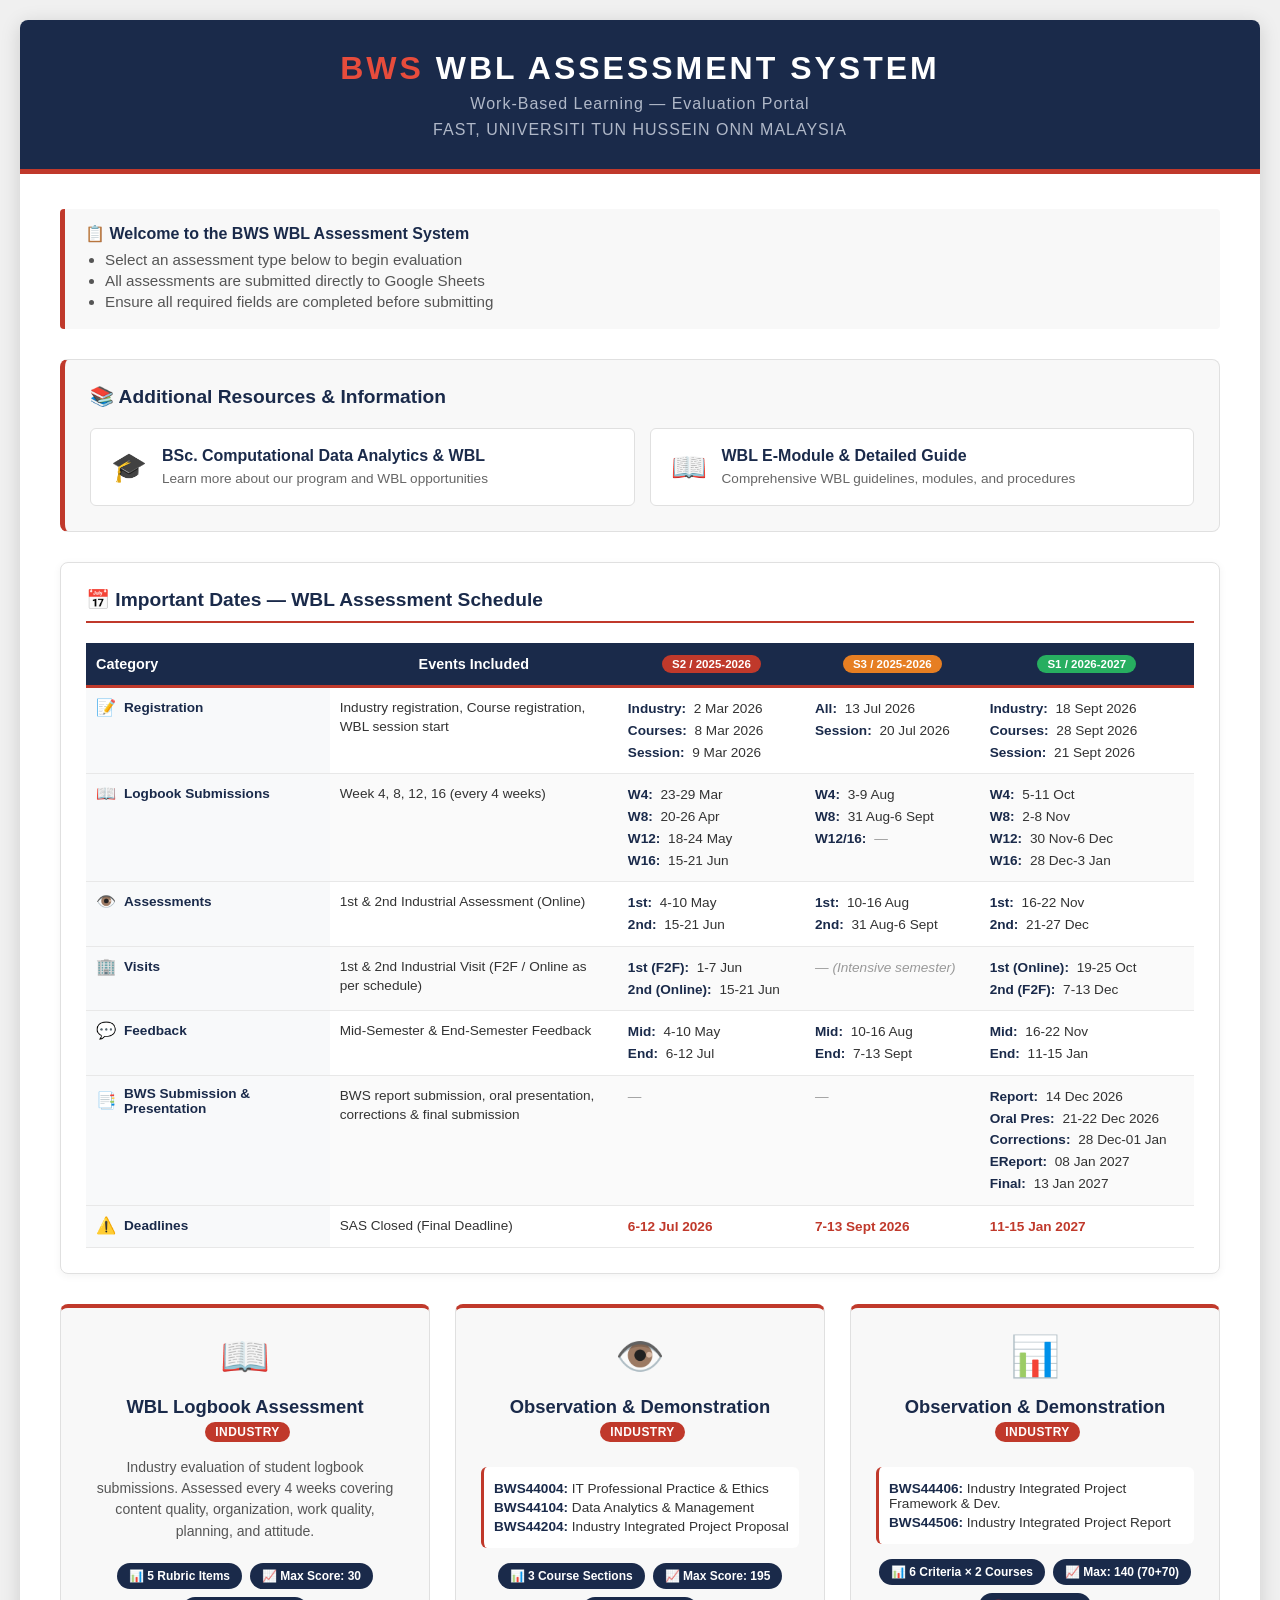
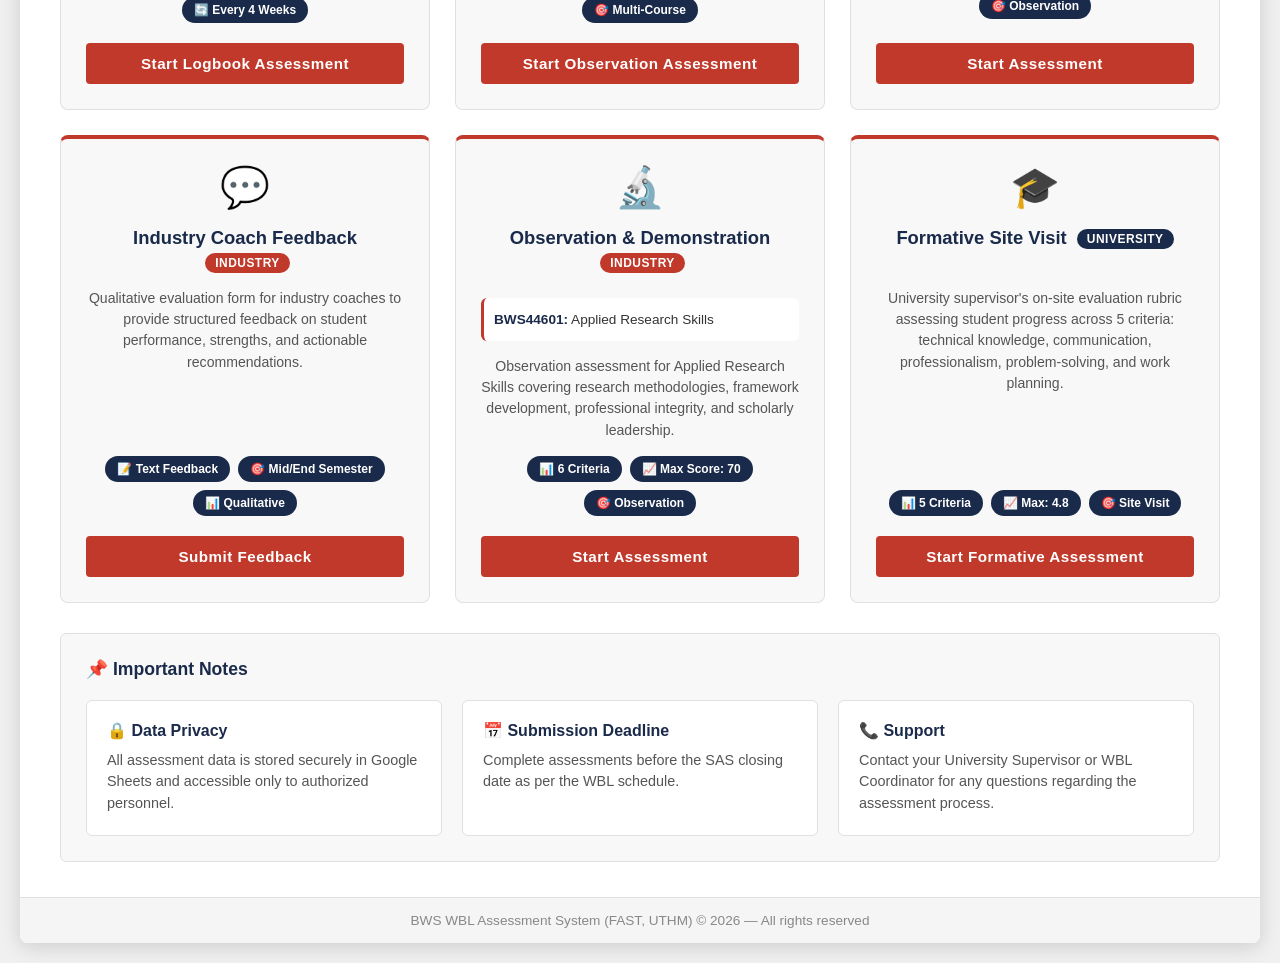
<file: index.html>
<!DOCTYPE html>
<html lang="en">
<head>
    <meta charset="UTF-8">
    <meta name="viewport" content="width=device-width, initial-scale=1.0">
    <title>BWS WBL Assessment System</title>
    <link rel="stylesheet" href="css/style.css">
    <style>
        /* Card grid - 3 columns */
        .card-grid {
            display: grid;
            grid-template-columns: repeat(3, 1fr);
            gap: 25px;
            margin-bottom: 30px;
        }

        .assessment-card {
            background: #f8f8f8;
            border-radius: 8px;
            padding: 25px;
            border: 1px solid #e0e0e0;
            text-align: center;
            transition: all 0.3s;
            border-top: 4px solid #c0392b;
            display: flex;
            flex-direction: column;
        }

        .assessment-card:hover {
            box-shadow: 0 8px 25px rgba(0,0,0,0.1);
            transform: translateY(-3px);
        }

        .card-icon {
            font-size: 2.5em;
            margin-bottom: 15px;
        }

        .assessment-card h2 {
            color: #1a2a4a;
            margin-bottom: 12px;
            font-size: 1.15em;
            min-height: 50px;
            line-height: 1.3;
        }

        .role-badge {
            font-size: 0.65em;
            background: #c0392b;
            color: white;
            padding: 3px 10px;
            border-radius: 12px;
            vertical-align: middle;
            margin-left: 5px;
            font-weight: 600;
            letter-spacing: 0.5px;
        }

        .role-badge.university {
            background: #1a2a4a;
        }

        .card-description {
            color: #555;
            line-height: 1.5;
            margin-bottom: 15px;
            font-size: 0.88em;
            flex-grow: 1;
        }

        .course-list {
            text-align: left;
            margin: 10px 0 15px 0;
            padding: 10px;
            background: white;
            border-radius: 6px;
            border-left: 3px solid #c0392b;
        }

        .course-list p {
            margin: 4px 0;
            font-size: 0.85em;
            color: #333;
        }

        .course-list strong {
            color: #1a2a4a;
        }

        .card-details {
            display: flex;
            justify-content: center;
            gap: 8px;
            margin-bottom: 20px;
            flex-wrap: wrap;
        }

        .detail-item {
            background: #1a2a4a;
            color: white;
            padding: 6px 12px;
            border-radius: 20px;
            font-size: 0.75em;
            font-weight: 600;
        }

        .card-btn {
            display: inline-block;
            background: #c0392b;
            color: white;
            padding: 12px 25px;
            border-radius: 4px;
            text-decoration: none;
            font-weight: 700;
            font-size: 0.95em;
            transition: all 0.3s;
            letter-spacing: 0.5px;
            margin-top: auto;
        }

        .card-btn:hover {
            background: #a93226;
            box-shadow: 0 4px 15px rgba(192, 57, 43, 0.4);
            transform: translateY(-1px);
        }

        /* Additional Resources Section */
        .resources-section {
            background: #f8f8f8;
            border: 1px solid #e0e0e0;
            border-left: 5px solid #c0392b;
            border-radius: 8px;
            padding: 25px;
            margin-bottom: 30px;
        }

        .resources-section h3 {
            color: #1a2a4a;
            margin-bottom: 20px;
            font-size: 1.2em;
        }

        .resource-links {
            display: grid;
            grid-template-columns: repeat(auto-fit, minmax(300px, 1fr));
            gap: 15px;
        }

        .resource-link {
            display: flex;
            align-items: center;
            background: white;
            padding: 18px 20px;
            border-radius: 6px;
            text-decoration: none;
            color: #1a2a4a;
            border: 1px solid #e0e0e0;
            transition: all 0.3s;
        }

        .resource-link:hover {
            border-color: #c0392b;
            box-shadow: 0 4px 12px rgba(192, 57, 43, 0.15);
            transform: translateY(-2px);
        }

        .resource-icon {
            font-size: 1.8em;
            margin-right: 15px;
        }

        .resource-text strong {
            display: block;
            color: #1a2a4a;
            margin-bottom: 4px;
            font-size: 1em;
        }

        .resource-text span {
            font-size: 0.85em;
            color: #666;
        }

        /* Important Dates Section - Simplified */
        .dates-section {
            background: white;
            border: 1px solid #e0e0e0;
            border-radius: 8px;
            padding: 25px;
            margin-bottom: 30px;
            box-shadow: 0 2px 8px rgba(0,0,0,0.05);
        }

        .dates-section h3 {
            color: #1a2a4a;
            margin-bottom: 20px;
            font-size: 1.2em;
            border-bottom: 2px solid #c0392b;
            padding-bottom: 10px;
        }

        .dates-table {
            width: 100%;
            border-collapse: collapse;
            margin-top: 15px;
        }

        .dates-table thead th {
            background: #1a2a4a;
            color: white;
            padding: 12px 10px;
            text-align: center;
            font-weight: 700;
            font-size: 0.9em;
            border-bottom: 3px solid #c0392b;
        }

        .dates-table thead th:first-child {
            text-align: left;
            width: 22%;
        }

        .dates-table thead th:nth-child(2) {
            width: 26%;
        }

        .dates-table tbody td {
            padding: 10px 10px;
            border-bottom: 1px solid #e8e8e8;
            font-size: 0.85em;
            color: #333;
            vertical-align: top;
        }

        .dates-table tbody td:first-child {
            font-weight: 700;
            color: #1a2a4a;
            background: #f8f9fa;
        }

        .dates-table tbody tr:nth-child(even) {
            background: #fafafa;
        }

        .dates-table tbody tr:hover {
            background: #eef2f7;
        }

        .category-cell {
            display: flex;
            align-items: center;
            gap: 8px;
        }

        .category-icon {
            font-size: 1.2em;
        }

        .events-list {
            color: #555;
            font-size: 0.9em;
            line-height: 1.4;
        }

        .semester-dates {
            font-size: 0.85em;
            line-height: 1.6;
        }

        .semester-dates .sem-label {
            display: inline-block;
            font-weight: 700;
            color: #1a2a4a;
            margin-right: 4px;
        }

        .semester-dates .sem-date {
            color: #333;
        }

        .semester-dates .sem-na {
            color: #999;
            font-style: italic;
        }

        .semester-badge {
            display: inline-block;
            background: #c0392b;
            color: white;
            padding: 3px 10px;
            border-radius: 20px;
            font-size: 0.8em;
            font-weight: 600;
        }

        .semester-badge.short {
            background: #e67e22;
        }

        .semester-badge.s1 {
            background: #27ae60;
        }

        /* Responsive */
        @media (max-width: 1024px) {
            .card-grid {
                grid-template-columns: repeat(2, 1fr);
            }
        }

        @media (max-width: 768px) {
            .card-grid {
                grid-template-columns: 1fr;
            }
            .assessment-card h2 {
                min-height: auto;
            }
            .dates-table {
                font-size: 0.8em;
            }
            .dates-table thead th,
            .dates-table tbody td {
                padding: 8px 6px;
            }
            .resource-links {
                grid-template-columns: 1fr;
            }
        }

        @media (max-width: 600px) {
            .dates-table thead {
                display: none;
            }
            .dates-table tbody tr {
                display: block;
                margin-bottom: 15px;
                border: 1px solid #ddd;
                border-radius: 6px;
                padding: 10px;
            }
            .dates-table tbody td {
                display: block;
                text-align: left !important;
                padding: 8px 5px;
                border-bottom: none;
            }
            .dates-table tbody td:first-child {
                background: #1a2a4a;
                color: white;
                border-radius: 4px;
                margin-bottom: 5px;
                padding: 10px;
            }
        }
    </style>
</head>
<body>
    <div class="container">
        <!-- Header -->
        <div class="header">
            <h1><span class="bws">BWS</span> WBL ASSESSMENT SYSTEM</h1>
            <p class="subtitle">Work-Based Learning — Evaluation Portal</p>
			<p class="subtitle">FAST, UNIVERSITI TUN HUSSEIN ONN MALAYSIA</p>
        </div>

        <div class="content">
            <!-- Instructions -->
            <div class="instructions">
                <h3>📋 Welcome to the BWS WBL Assessment System</h3>
                <ul>
                    <li>Select an assessment type below to begin evaluation</li>
                    <li>All assessments are submitted directly to Google Sheets</li>
                    <li>Ensure all required fields are completed before submitting</li>
                </ul>
            </div>

            <!-- Additional Resources Section -->
            <div class="resources-section">
                <h3>📚 Additional Resources & Information</h3>
                <div class="resource-links">
                    <a href="https://logmac11.github.io/codatyx/index.html" target="_blank" class="resource-link">
                        <span class="resource-icon">🎓</span>
                        <div class="resource-text">
                            <strong>BSc. Computational Data Analytics & WBL</strong>
                            <span>Learn more about our program and WBL opportunities</span>
                        </div>
                    </a>
                    <a href="https://sites.google.com/uthm.edu.my/e-modulewblbws/home?authuser=0" target="_blank" class="resource-link">
                        <span class="resource-icon">📖</span>
                        <div class="resource-text">
                            <strong>WBL E-Module & Detailed Guide</strong>
                            <span>Comprehensive WBL guidelines, modules, and procedures</span>
                        </div>
                    </a>
                </div>
            </div>

            <!-- Important Dates Section - Simplified -->
            <div class="dates-section">
                <h3>📅 Important Dates — WBL Assessment Schedule</h3>
                <table class="dates-table">
                    <thead>
                        <tr>
                            <th>Category</th>
                            <th>Events Included</th>
                            <th><span class="semester-badge">S2 / 2025-2026</span></th>
                            <th><span class="semester-badge short">S3 / 2025-2026</span></th>
                            <th><span class="semester-badge s1">S1 / 2026-2027</span></th>
                        </tr>
                    </thead>
                    <tbody>
                        <tr>
                            <td>
                                <div class="category-cell">
                                    <span class="category-icon">📝</span>
                                    Registration
                                </div>
                            </td>
                            <td class="events-list">Industry registration, Course registration, WBL session start</td>
                            <td class="semester-dates">
                                <span class="sem-label">Industry:</span> <span class="sem-date">2 Mar 2026</span><br>
                                <span class="sem-label">Courses:</span> <span class="sem-date">8 Mar 2026</span><br>
                                <span class="sem-label">Session:</span> <span class="sem-date">9 Mar 2026</span>
                            </td>
                            <td class="semester-dates">
                                <span class="sem-label">All:</span> <span class="sem-date">13 Jul 2026</span><br>
                                <span class="sem-label">Session:</span> <span class="sem-date">20 Jul 2026</span>
                            </td>
                            <td class="semester-dates">
                                <span class="sem-label">Industry:</span> <span class="sem-date">18 Sept 2026</span><br>
                                <span class="sem-label">Courses:</span> <span class="sem-date">28 Sept 2026</span><br>
                                <span class="sem-label">Session:</span> <span class="sem-date">21 Sept 2026</span>
                            </td>
                        </tr>
                        <tr>
                            <td>
                                <div class="category-cell">
                                    <span class="category-icon">📖</span>
                                    Logbook Submissions
                                </div>
                            </td>
                            <td class="events-list">Week 4, 8, 12, 16 (every 4 weeks)</td>
                            <td class="semester-dates">
                                <span class="sem-label">W4:</span> <span class="sem-date">23-29 Mar</span><br>
                                <span class="sem-label">W8:</span> <span class="sem-date">20-26 Apr</span><br>
                                <span class="sem-label">W12:</span> <span class="sem-date">18-24 May</span><br>
                                <span class="sem-label">W16:</span> <span class="sem-date">15-21 Jun</span>
                            </td>
                            <td class="semester-dates">
                                <span class="sem-label">W4:</span> <span class="sem-date">3-9 Aug</span><br>
                                <span class="sem-label">W8:</span> <span class="sem-date">31 Aug-6 Sept</span><br>
                                <span class="sem-label">W12/16:</span> <span class="sem-na">—</span>
                            </td>
                            <td class="semester-dates">
                                <span class="sem-label">W4:</span> <span class="sem-date">5-11 Oct</span><br>
                                <span class="sem-label">W8:</span> <span class="sem-date">2-8 Nov</span><br>
                                <span class="sem-label">W12:</span> <span class="sem-date">30 Nov-6 Dec</span><br>
                                <span class="sem-label">W16:</span> <span class="sem-date">28 Dec-3 Jan</span>
                            </td>
                        </tr>
                        <tr>
                            <td>
                                <div class="category-cell">
                                    <span class="category-icon">👁️</span>
                                    Assessments
                                </div>
                            </td>
                            <td class="events-list">1st & 2nd Industrial Assessment (Online)</td>
                            <td class="semester-dates">
                                <span class="sem-label">1st:</span> <span class="sem-date">4-10 May</span><br>
                                <span class="sem-label">2nd:</span> <span class="sem-date">15-21 Jun</span>
                            </td>
                            <td class="semester-dates">
                                <span class="sem-label">1st:</span> <span class="sem-date">10-16 Aug</span><br>
                                <span class="sem-label">2nd:</span> <span class="sem-date">31 Aug-6 Sept</span>
                            </td>
                            <td class="semester-dates">
                                <span class="sem-label">1st:</span> <span class="sem-date">16-22 Nov</span><br>
                                <span class="sem-label">2nd:</span> <span class="sem-date">21-27 Dec</span>
                            </td>
                        </tr>
                        <tr>
                            <td>
                                <div class="category-cell">
                                    <span class="category-icon">🏢</span>
                                    Visits
                                </div>
                            </td>
                            <td class="events-list">1st & 2nd Industrial Visit (F2F / Online as per schedule)</td>
                            <td class="semester-dates">
                                <span class="sem-label">1st (F2F):</span> <span class="sem-date">1-7 Jun</span><br>
                                <span class="sem-label">2nd (Online):</span> <span class="sem-date">15-21 Jun</span>
                            </td>
                            <td class="semester-dates">
                                <span class="sem-na">— (Intensive semester)</span>
                            </td>
                            <td class="semester-dates">
                                <span class="sem-label">1st (Online):</span> <span class="sem-date">19-25 Oct</span><br>
                                <span class="sem-label">2nd (F2F):</span> <span class="sem-date">7-13 Dec</span>
                            </td>
                        </tr>
                        <tr>
                            <td>
                                <div class="category-cell">
                                    <span class="category-icon">💬</span>
                                    Feedback
                                </div>
                            </td>
                            <td class="events-list">Mid-Semester & End-Semester Feedback</td>
                            <td class="semester-dates">
                                <span class="sem-label">Mid:</span> <span class="sem-date">4-10 May</span><br>
                                <span class="sem-label">End:</span> <span class="sem-date">6-12 Jul</span>
                            </td>
                            <td class="semester-dates">
                                <span class="sem-label">Mid:</span> <span class="sem-date">10-16 Aug</span><br>
                                <span class="sem-label">End:</span> <span class="sem-date">7-13 Sept</span>
                            </td>
                            <td class="semester-dates">
                                <span class="sem-label">Mid:</span> <span class="sem-date">16-22 Nov</span><br>
                                <span class="sem-label">End:</span> <span class="sem-date">11-15 Jan</span>
                            </td>
                        </tr>
                        <tr>
                            <td>
                                <div class="category-cell">
                                    <span class="category-icon">📑</span>
                                    BWS Submission & Presentation
                                </div>
                            </td>
                            <td class="events-list">BWS report submission, oral presentation, corrections & final submission</td>
                            <td class="semester-dates">
                                <span class="sem-na">—</span>
                            </td>
                            <td class="semester-dates">
                                <span class="sem-na">—</span>
                            </td>
                            <td class="semester-dates">
                                <span class="sem-label">Report:</span> <span class="sem-date">14 Dec 2026</span><br>
                                <span class="sem-label">Oral Pres:</span> <span class="sem-date">21-22 Dec 2026</span><br>
                                <span class="sem-label">Corrections:</span> <span class="sem-date">28 Dec-01 Jan</span><br>
                                <span class="sem-label">EReport:</span> <span class="sem-date">08 Jan 2027</span><br>
                                <span class="sem-label">Final:</span> <span class="sem-date">13 Jan 2027</span>
                            </td>
                        </tr>
                        <tr>
                            <td>
                                <div class="category-cell">
                                    <span class="category-icon">⚠️</span>
                                    Deadlines
                                </div>
                            </td>
                            <td class="events-list">SAS Closed (Final Deadline)</td>
                            <td class="semester-dates">
                                <span class="sem-date" style="font-weight: 700; color: #c0392b;">6-12 Jul 2026</span>
                            </td>
                            <td class="semester-dates">
                                <span class="sem-date" style="font-weight: 700; color: #c0392b;">7-13 Sept 2026</span>
                            </td>
                            <td class="semester-dates">
                                <span class="sem-date" style="font-weight: 700; color: #c0392b;">11-15 Jan 2027</span>
                            </td>
                        </tr>
                    </tbody>
                </table>
            </div>

            <!-- Assessment Selection Cards -->
            <div class="card-grid">
                <!-- Card 1: Logbook -->
                <div class="assessment-card">
                    <div class="card-icon">📖</div>
                    <h2>WBL Logbook Assessment <span class="role-badge">INDUSTRY</span></h2>
                    <p class="card-description">
                        Industry evaluation of student logbook submissions. Assessed every 4 weeks covering content quality, organization, work quality, planning, and attitude.
                    </p>
                    <div class="card-details">
                        <span class="detail-item">📊 5 Rubric Items</span>
                        <span class="detail-item">📈 Max Score: 30</span>
                        <span class="detail-item">🔄 Every 4 Weeks</span>
                    </div>
                    <a href="logbook.html" class="card-btn">Start Logbook Assessment</a>
                </div>

                <!-- Card 2: Observation -->
                <div class="assessment-card">
                    <div class="card-icon">👁️</div>
                    <h2>Observation & Demonstration <span class="role-badge">INDUSTRY</span></h2>
                    <div class="course-list">
                        <p><strong>BWS44004:</strong> IT Professional Practice & Ethics</p>
                        <p><strong>BWS44104:</strong> Data Analytics & Management</p>
                        <p><strong>BWS44204:</strong> Industry Integrated Project Proposal</p>
                    </div>
                    <div class="card-details">
                        <span class="detail-item">📊 3 Course Sections</span>
                        <span class="detail-item">📈 Max Score: 195</span>
                        <span class="detail-item">🎯 Multi-Course</span>
                    </div>
                    <a href="observation.html" class="card-btn">Start Observation Assessment</a>
                </div>
                
                <!-- Card 3: BWS44406 & BWS44506 -->
                <div class="assessment-card">
                    <div class="card-icon">📊</div>
                    <h2>Observation & Demonstration <span class="role-badge">INDUSTRY</span></h2>
                    <div class="course-list">
                        <p><strong>BWS44406:</strong> Industry Integrated Project Framework & Dev.</p>
                        <p><strong>BWS44506:</strong> Industry Integrated Project Report</p>
                    </div>
                    <div class="card-details">
                        <span class="detail-item">📊 6 Criteria × 2 Courses</span>
                        <span class="detail-item">📈 Max: 140 (70+70)</span>
                        <span class="detail-item">🎯 Observation</span>
                    </div>
                    <a href="observation_bws44406_44506.html" class="card-btn">Start Assessment</a>
                </div>

                <!-- Card 4: Feedback -->
                <div class="assessment-card">
                    <div class="card-icon">💬</div>
                    <h2>Industry Coach Feedback <span class="role-badge">INDUSTRY</span></h2>
                    <p class="card-description">
                        Qualitative evaluation form for industry coaches to provide structured feedback on student performance, strengths, and actionable recommendations.
                    </p>
                    <div class="card-details">
                        <span class="detail-item">📝 Text Feedback</span>
                        <span class="detail-item">🎯 Mid/End Semester</span>
                        <span class="detail-item">📊 Qualitative</span>
                    </div>
                    <a href="feedback.html" class="card-btn">Submit Feedback</a>
                </div>

                <!-- Card 5: BWS44601 Observation -->
                <div class="assessment-card">
                    <div class="card-icon">🔬</div>
					<h2>Observation & Demonstration <span class="role-badge">INDUSTRY</span></h2>
                    <div class="course-list">
                        <p><strong>BWS44601:</strong> Applied Research Skills</p>
                    </div>
                    <p class="card-description">
                        Observation assessment for Applied Research Skills covering research methodologies, framework development, professional integrity, and scholarly leadership.
                    </p>
                    <div class="card-details">
                        <span class="detail-item">📊 6 Criteria</span>
                        <span class="detail-item">📈 Max Score: 70</span>
                        <span class="detail-item">🎯 Observation</span>
                    </div>
                    <a href="observation_bws44601.html" class="card-btn">Start Assessment</a>
                </div>

                <!-- Card 6: Formative Site Visit -->
                <div class="assessment-card">
                    <div class="card-icon">🎓</div>
                    <h2>Formative Site Visit <span class="role-badge university">UNIVERSITY</span></h2>
                    <p class="card-description">
                        University supervisor's on-site evaluation rubric assessing student progress across 5 criteria: technical knowledge, communication, professionalism, problem-solving, and work planning.
                    </p>
                    <div class="card-details">
                        <span class="detail-item">📊 5 Criteria</span>
                        <span class="detail-item">📈 Max: 4.8</span>
                        <span class="detail-item">🎯 Site Visit</span>
                    </div>
                    <a href="formative.html" class="card-btn">Start Formative Assessment</a>
                </div>
            </div>

            <!-- Quick Info -->
            <div class="info-section">
                <h3>📌 Important Notes</h3>
                <div class="info-grid">
                    <div class="info-item">
                        <h4>🔒 Data Privacy</h4>
                        <p>All assessment data is stored securely in Google Sheets and accessible only to authorized personnel.</p>
                    </div>
                    <div class="info-item">
                        <h4>📅 Submission Deadline</h4>
                        <p>Complete assessments before the SAS closing date as per the WBL schedule.</p>
                    </div>
                    <div class="info-item">
                        <h4>📞 Support</h4>
                        <p>Contact your University Supervisor or WBL Coordinator for any questions regarding the assessment process.</p>
                    </div>
                </div>
            </div>
        </div>

        <!-- Footer -->
        <div class="footer">
            BWS WBL Assessment System (FAST, UTHM) &copy; 2026 — All rights reserved
        </div>
    </div>
</body>
</html>
</file>
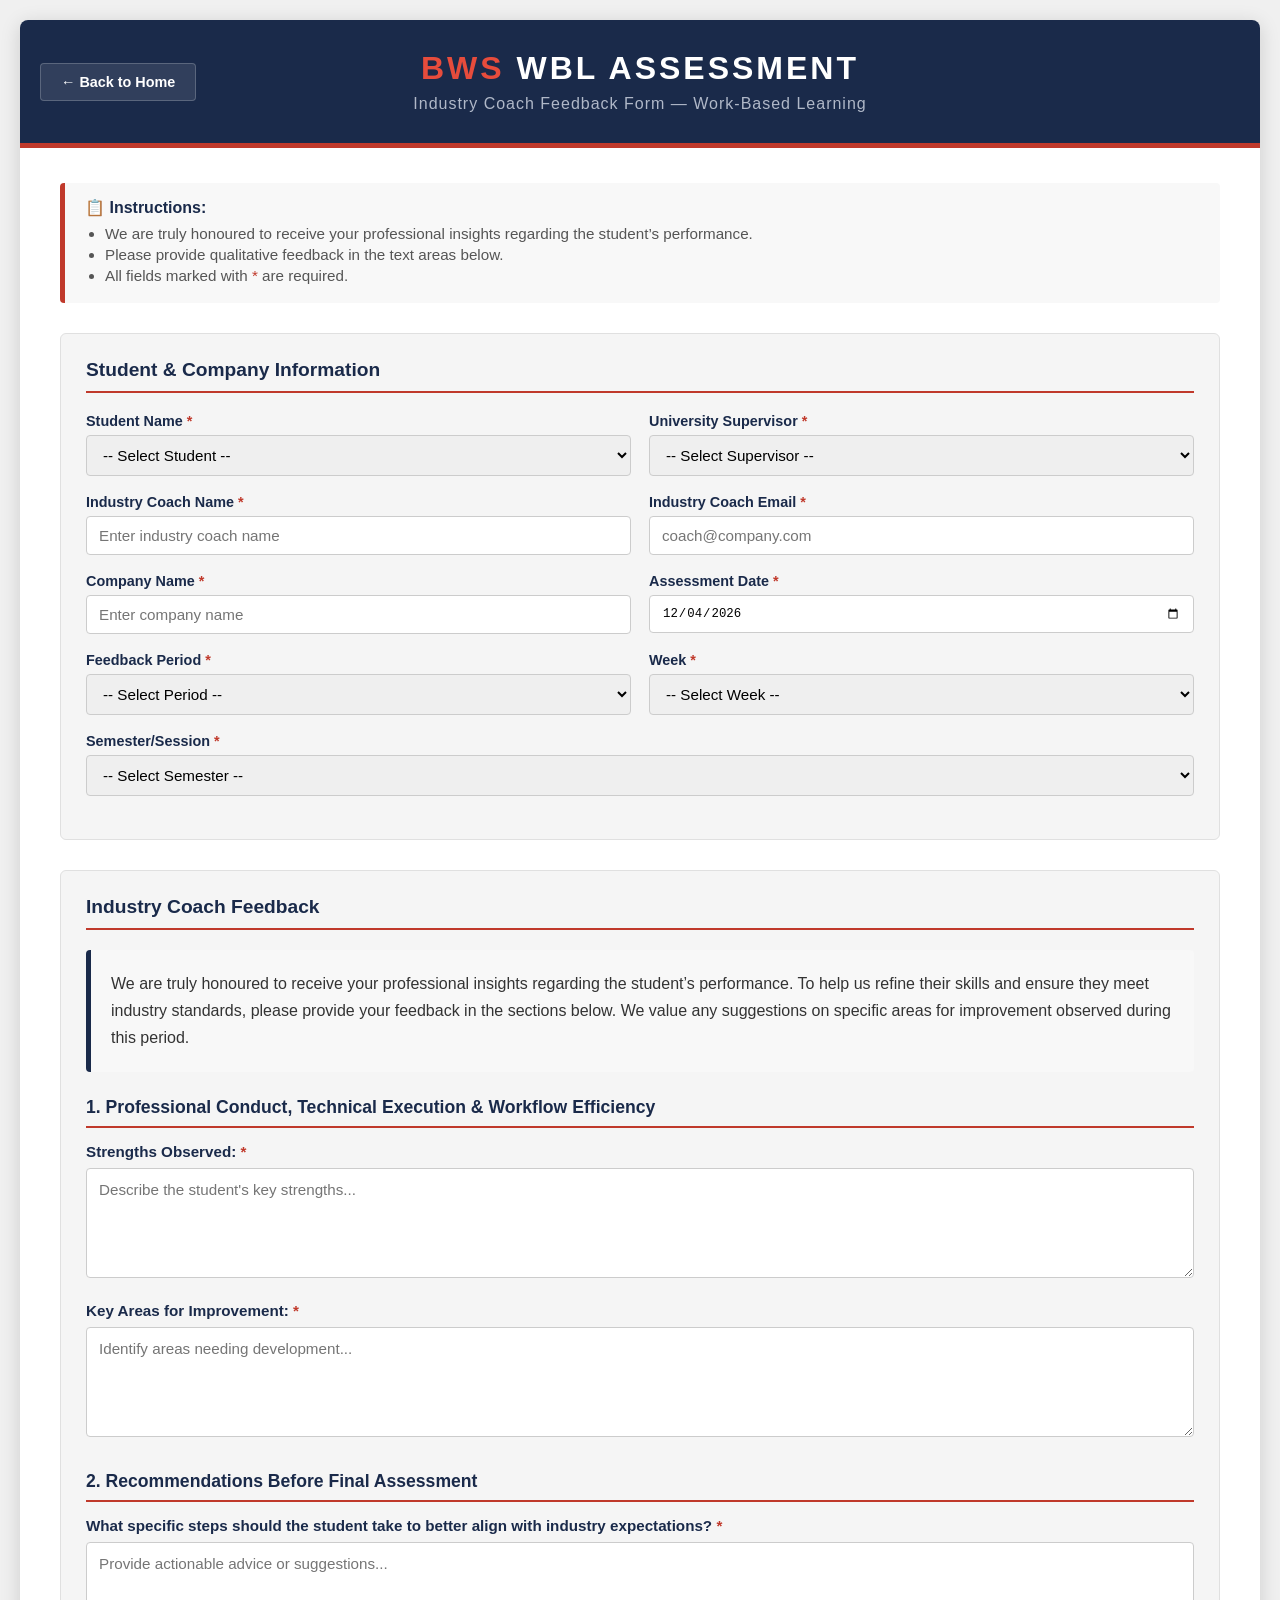
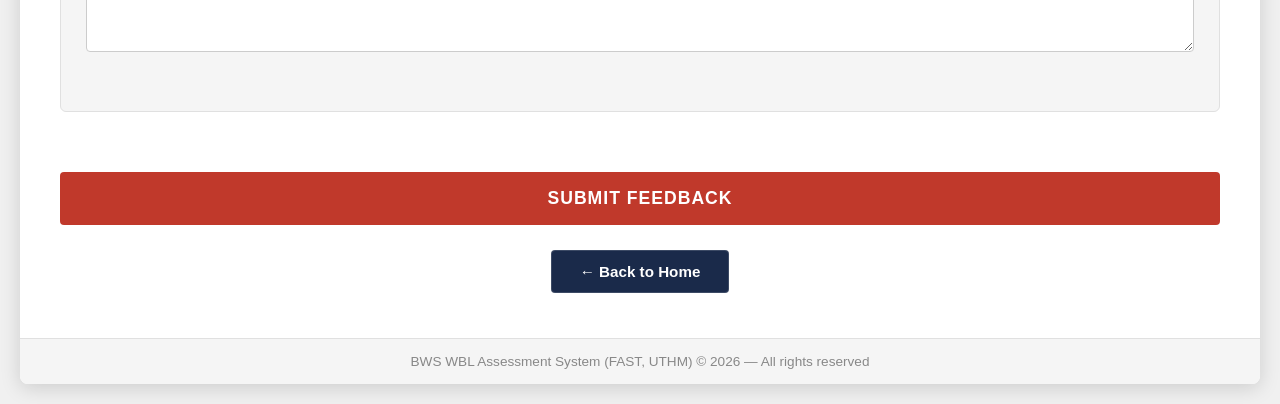
<file: feedback.html>
<!DOCTYPE html>
<html lang="en">
<head>
    <meta charset="UTF-8">
    <meta name="viewport" content="width=device-width, initial-scale=1.0">
    <title>BWS WBL Assessment — Industry Feedback</title>
    <link rel="stylesheet" href="css/style.css">
    <style>
        /* Feedback-specific styles */
        .feedback-intro {
            background: #f8f8f8;
            border-left: 5px solid #1a2a4a;
            padding: 20px;
            margin-bottom: 25px;
            border-radius: 4px;
            color: #333;
            line-height: 1.7;
        }
        .feedback-section {
            margin-bottom: 30px;
        }
        .feedback-section h3 {
            color: #1a2a4a;
            margin-bottom: 15px;
            font-size: 1.1em;
            border-bottom: 2px solid #c0392b;
            padding-bottom: 8px;
        }
        .feedback-group {
            margin-bottom: 20px;
        }
        .feedback-group label {
            display: block;
            font-weight: 600;
            color: #1a2a4a;
            margin-bottom: 8px;
            font-size: 0.95em;
        }
        .feedback-textarea {
            width: 100%;
            min-height: 110px;
            padding: 12px;
            border: 1px solid #ccc;
            border-radius: 4px;
            font-size: 0.95em;
            resize: vertical;
            font-family: inherit;
            transition: border-color 0.3s;
        }
        .feedback-textarea:focus {
            outline: none;
            border-color: #1a2a4a;
            box-shadow: 0 0 0 2px rgba(26, 42, 74, 0.15);
        }
        .required {
            color: #c0392b;
        }
        
        /* Bottom Button Style */
        .bottom-home-btn {
            display: inline-block;
            background: #1a2a4a;
            color: white;
            padding: 12px 28px;
            border-radius: 4px;
            text-decoration: none;
            font-weight: 600;
            font-size: 0.95em;
            transition: all 0.3s;
            border: 1px solid rgba(255,255,255,0.15);
        }
        .bottom-home-btn:hover {
            background: #2c3e50;
            transform: translateY(-1px);
            box-shadow: 0 4px 12px rgba(26, 42, 74, 0.3);
        }
    </style>
</head>
<body>
    <div class="container">
        <!-- Header -->
        <div class="header">
            <a href="index.html" class="back-btn">← Back to Home</a>
            <h1><span class="bws">BWS</span> WBL ASSESSMENT</h1>
            <p class="subtitle">Industry Coach Feedback Form — Work-Based Learning</p>
        </div>

        <div class="content">
            <!-- Instructions -->
            <div class="instructions">
                <h3>📋 Instructions:</h3>
                <ul>
                    <li>We are truly honoured to receive your professional insights regarding the student’s performance.</li>
                    <li>Please provide qualitative feedback in the text areas below.</li>
                    <li>All fields marked with <span class="required">*</span> are required.</li>
                </ul>
            </div>

            <form id="feedbackForm">
                <!-- Student & Company Information (Standard) -->
                <div class="form-section">
                    <div class="section-title">Student & Company Information</div>
                    <div class="form-row">
                        <div class="form-group">
                            <label>Student Name <span class="required">*</span></label>
                            <select id="studentName" name="studentName" required>
                                <option value="">-- Select Student --</option>
                                <option value="Adam Danial Bin Azihan">Adam Danial Bin Azihan</option>
                                <option value="Aini Nadirah Binti Sasman">Aini Nadirah Binti Sasman</option>
                                <option value="Balqis Binti Mohd Yunus">Balqis Binti Mohd Yunus</option>
                                <option value="Devasreman A/l Krishnamurthy">Devasreman A/l Krishnamurthy</option>
                                <option value="Iffah Naqibah Binti Zainal Abidin">Iffah Naqibah Binti Zainal Abidin</option>
                                <option value="Ikmal Norhakim Bin Norhaziman">Ikmal Norhakim Bin Norhaziman</option>
                                <option value="Muhammad Fatin Bin Abd Rahman">Muhammad Fatin Bin Abd Rahman</option>
                                <option value="Muhammad Sufi Fahmy Bin Abdullah">Muhammad Sufi Fahmy Bin Abdullah</option>
                                <option value="Nor Afisya Eadie">Nor Afisya Eadie</option>
                                <option value="Nor Ali Yanshah Bin Mat Ra'e">Nor Ali Yanshah Bin Mat Ra'e</option>
                                <option value="Nor Balqis Binti Nor Zaini">Nor Balqis Binti Nor Zaini</option>
                                <option value="Norhusnina Zulaikha Binti Muhammad Rizwan">Norhusnina Zulaikha Binti Muhammad Rizwan</option>
                                <option value="Nur Ainna Binti Azman">Nur Ainna Binti Azman</option>
                                <option value="Nur Alia Munirah Binti Abdul Ghamar">Nur Alia Munirah Binti Abdul Ghamar</option>
                                <option value="Nur Zawawi Bin Nuzaidi">Nur Zawawi Bin Nuzaidi</option>
                                <option value="Nurhafizah Binti Azlan Hisham">Nurhafizah Binti Azlan Hisham</option>
                                <option value="Nurhusnah Binti Ruamin">Nurhusnah Binti Ruamin</option>
                                <option value="Nurul Athirah Binti Abdul Rahman">Nurul Athirah Binti Abdul Rahman</option>
                                <option value="Nurul Syahirah Binti Zairul Adam">Nurul Syahirah Binti Zairul Adam</option>
                                <option value="Rafa An Najwa Binti Mohammad Amiruddin">Rafa An Najwa Binti Mohammad Amiruddin</option>
                                <option value="Raja Nur Sabillah Binti Raja Saifullizan">Raja Nur Sabillah Binti Raja Saifullizan</option>
                                <option value="Safiyyah Nafeesa Binti Ismail">Safiyyah Nafeesa Binti Ismail</option>
                                <option value="Salwa Binti Md Saidi">Salwa Binti Md Saidi</option>
                                <option value="Siti Fatehah Binti Mahamad">Siti Fatehah Binti Mahamad</option>
                                <option value="Syarifah Adriana Binti Syed Fairuz Sazman">Syarifah Adriana Binti Syed Fairuz Sazman</option>
                                <option value="Toh Min Xuan">Toh Min Xuan</option>
                            </select>
                        </div>
                        <div class="form-group">
                            <label>University Supervisor <span class="required">*</span></label>
                            <select id="universitySupervisor" name="universitySupervisor" required>
                                <option value="">-- Select Supervisor --</option>
                                <option value="ASSOC. PROF. DR. FAZLINA BINTI AMAN">ASSOC. PROF. DR. FAZLINA BINTI AMAN</option>
                                <option value="ASSOC. PROF. DR. MOHD SAIFULLAH BIN RUSIMAN">ASSOC. PROF. DR. MOHD SAIFULLAH BIN RUSIMAN</option>
                                <option value="ASSOC. PROF. TS. DR. SITI SUHANA BINTI JAMAIAN">ASSOC. PROF. TS. DR. SITI SUHANA BINTI JAMAIAN</option>
                                <option value="DR. KEK SIE LONG">DR. KEK SIE LONG</option>
                                <option value="DR. LOGENTHIRAN MACHAP">DR. LOGENTHIRAN MACHAP</option>
                                <option value="PROF. TS.DR. AZME BIN KHAMIS">PROF. TS.DR. AZME BIN KHAMIS</option>
                                <option value="TS. DR. WAN NOR MUNIRAH BINTI ARIFFIN">TS. DR. WAN NOR MUNIRAH BINTI ARIFFIN</option>
                            </select>
                        </div>
                    </div>

                    <div class="form-row">
                        <div class="form-group">
                            <label>Industry Coach Name <span class="required">*</span></label>
                            <input type="text" id="industryCoach" name="industryCoach" required placeholder="Enter industry coach name">
                        </div>
                        <div class="form-group">
                            <label>Industry Coach Email <span class="required">*</span></label>
                            <input type="email" id="industryCoachEmail" name="industryCoachEmail" required placeholder="coach@company.com">
                        </div>
                    </div>

                    <div class="form-row">
                        <div class="form-group">
                            <label>Company Name <span class="required">*</span></label>
                            <input type="text" id="companyName" name="companyName" required placeholder="Enter company name">
                        </div>
                        <div class="form-group">
                            <label>Assessment Date <span class="required">*</span></label>
                            <input type="date" id="assessmentDate" name="assessmentDate" required>
                        </div>
                    </div>

                    <div class="form-row">
                        <div class="form-group">
                            <label>Feedback Period <span class="required">*</span></label>
                            <select id="feedbackPeriod" name="feedbackPeriod" required>
                                <option value="">-- Select Period --</option>
                                <option value="Mid-Semester">Mid-Semester</option>
                                <option value="End-Semester">End-Semester</option>
                            </select>
                        </div>
                        <div class="form-group">
                            <label>Week <span class="required">*</span></label>
                            <select id="week" name="week" required>
                                <option value="">-- Select Week --</option>
                                <option value="Week 1">Week 1</option>
                                <option value="Week 2">Week 2</option>
                                <option value="Week 3">Week 3</option>
                                <option value="Week 4">Week 4</option>
                                <option value="Week 5">Week 5</option>
                                <option value="Week 6">Week 6</option>
                                <option value="Week 7">Week 7</option>
                                <option value="Week 8">Week 8</option>
                                <option value="Week 9">Week 9</option>
                                <option value="Week 10">Week 10</option>
                                <option value="Week 11">Week 11</option>
                                <option value="Week 12">Week 12</option>
                                <option value="Week 13">Week 13</option>
                                <option value="Week 14">Week 14</option>
                                <option value="Week 15">Week 15</option>
                                <option value="Week 16">Week 16</option>
                                <option value="Week 17">Week 17</option>
                                <option value="Week 18">Week 18</option>
                                <option value="Week 19">Week 19</option>
                            </select>
                        </div>
                    </div>

                    <div class="form-row">
                        <div class="form-group">
                            <label>Semester/Session <span class="required">*</span></label>
                            <select id="semester" name="semester" required>
                                <option value="">-- Select Semester --</option>
                                <option value="S2/20252026">S2/20252026</option>
                                <option value="S3/20252026">S3/20252026</option>
                                <option value="S1/20262027">S1/20262027</option>
                            </select>
                        </div>
                    </div>
                </div>

                <!-- Qualitative Feedback Section -->
                <div class="form-section">
                    <div class="section-title">Industry Coach Feedback</div>
                    
                    <div class="feedback-intro">
                        We are truly honoured to receive your professional insights regarding the student’s performance. To help us refine their skills and ensure they meet industry standards, please provide your feedback in the sections below. We value any suggestions on specific areas for improvement observed during this period.
                    </div>

                    <div class="feedback-section">
                        <h3>1. Professional Conduct, Technical Execution & Workflow Efficiency</h3>
                        <div class="feedback-group">
                            <label>Strengths Observed: <span class="required">*</span></label>
                            <textarea class="feedback-textarea" id="strengths" name="strengths" required placeholder="Describe the student's key strengths..."></textarea>
                        </div>
                        <div class="feedback-group">
                            <label>Key Areas for Improvement: <span class="required">*</span></label>
                            <textarea class="feedback-textarea" id="improvements" name="improvements" required placeholder="Identify areas needing development..."></textarea>
                        </div>
                    </div>

                    <div class="feedback-section">
                        <h3>2. Recommendations Before Final Assessment</h3>
                        <div class="feedback-group">
                            <label>What specific steps should the student take to better align with industry expectations? <span class="required">*</span></label>
                            <textarea class="feedback-textarea" id="coachAdvice" name="coachAdvice" required placeholder="Provide actionable advice or suggestions..."></textarea>
                        </div>
                    </div>
                </div>

                <button type="submit" class="submit-btn">SUBMIT FEEDBACK </button>

                <div id="successMessage" class="success-message">
                    ✅ Feedback submitted successfully! Thank you for your valuable insights.
                </div>
                <div id="errorMessage" class="error-message">
                    ❌ Error submitting feedback. Please try again.
                </div>

                <!-- Bottom Navigation -->
                <div style="text-align: center; margin: 25px 0 10px 0;">
                    <a href="index.html" class="bottom-home-btn">← Back to Home</a>
                </div>
            </form>
        </div>

        <div class="footer">
            BWS WBL Assessment System (FAST, UTHM) &copy; 2026 — All rights reserved
        </div>
    </div>

    <script>
        // Set today's date as default
        document.addEventListener('DOMContentLoaded', function() {
            const dateEl = document.getElementById('assessmentDate');
            if (dateEl) dateEl.valueAsDate = new Date();
        });

        // Form Submission
        document.getElementById('feedbackForm').addEventListener('submit', async function(e) {
            e.preventDefault();

            const formData = {
                assessmentType: 'Feedback',
                studentName: document.getElementById('studentName').value,
                universitySupervisor: document.getElementById('universitySupervisor').value,
                industryCoach: document.getElementById('industryCoach').value,
                industryCoachEmail: document.getElementById('industryCoachEmail').value,
                companyName: document.getElementById('companyName').value,
                assessmentDate: document.getElementById('assessmentDate').value,
                feedbackPeriod: document.getElementById('feedbackPeriod').value,
                week: document.getElementById('week').value,
                semester: document.getElementById('semester').value,
                strengths: document.getElementById('strengths').value,
                improvements: document.getElementById('improvements').value,
                coachAdvice: document.getElementById('coachAdvice').value,
                submissionDate: new Date().toISOString()
            };

            try {
                const SCRIPT_URL = 'https://script.google.com/macros/s/AKfycbyyxZzS7I_HImRTS_vr9zRP5OFwTJUMl7nK4ErqGPb5B1rAU7RDb-podhdfPNrIlmlu/exec';
                await fetch(SCRIPT_URL, {
                    method: 'POST',
                    mode: 'no-cors',
                    headers: { 'Content-Type': 'application/json' },
                    body: JSON.stringify(formData)
                });

                document.getElementById('successMessage').style.display = 'block';
                document.getElementById('errorMessage').style.display = 'none';

                setTimeout(() => {
                    this.reset();
                    document.getElementById('successMessage').style.display = 'none';
                    document.getElementById('assessmentDate').valueAsDate = new Date();
                }, 3000);
            } catch (error) {
                console.error('Error:', error);
                document.getElementById('errorMessage').style.display = 'block';
                document.getElementById('successMessage').style.display = 'none';
            }
        });
    </script>
</body>
</html>
</file>
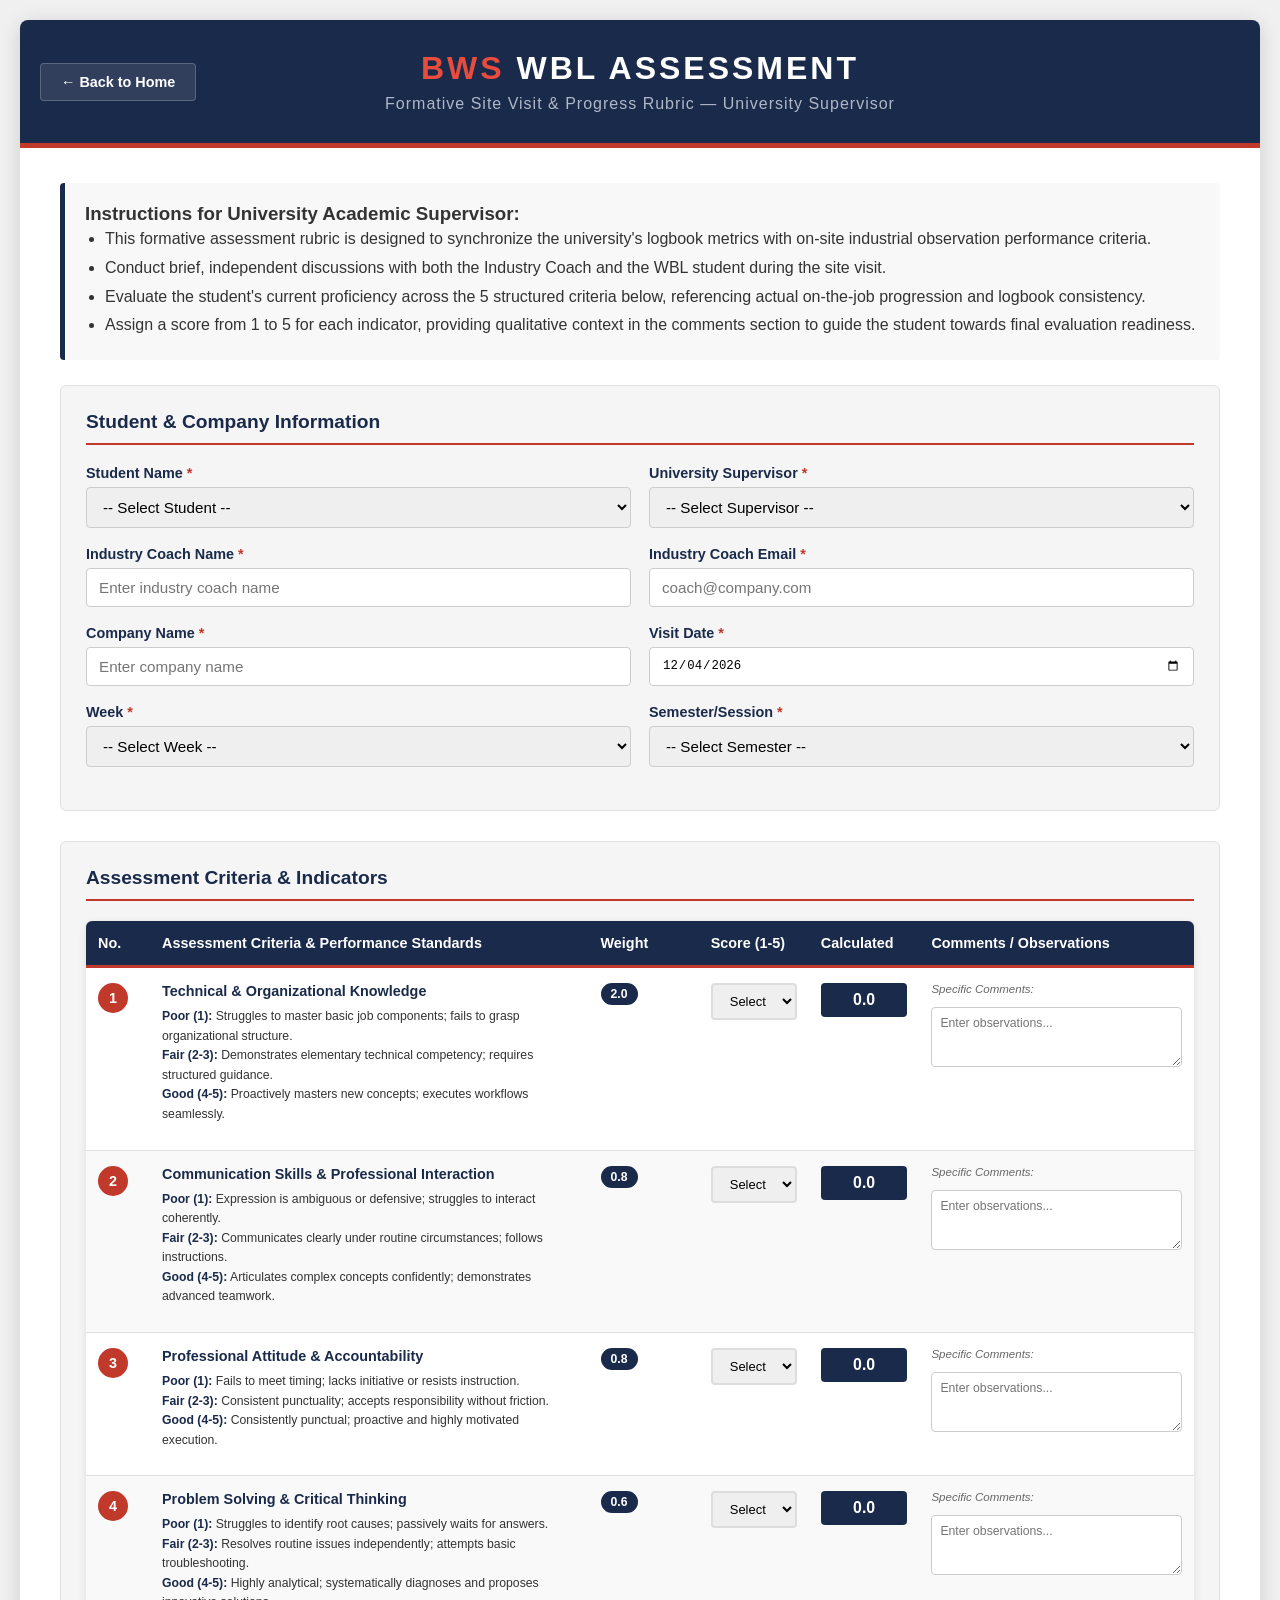
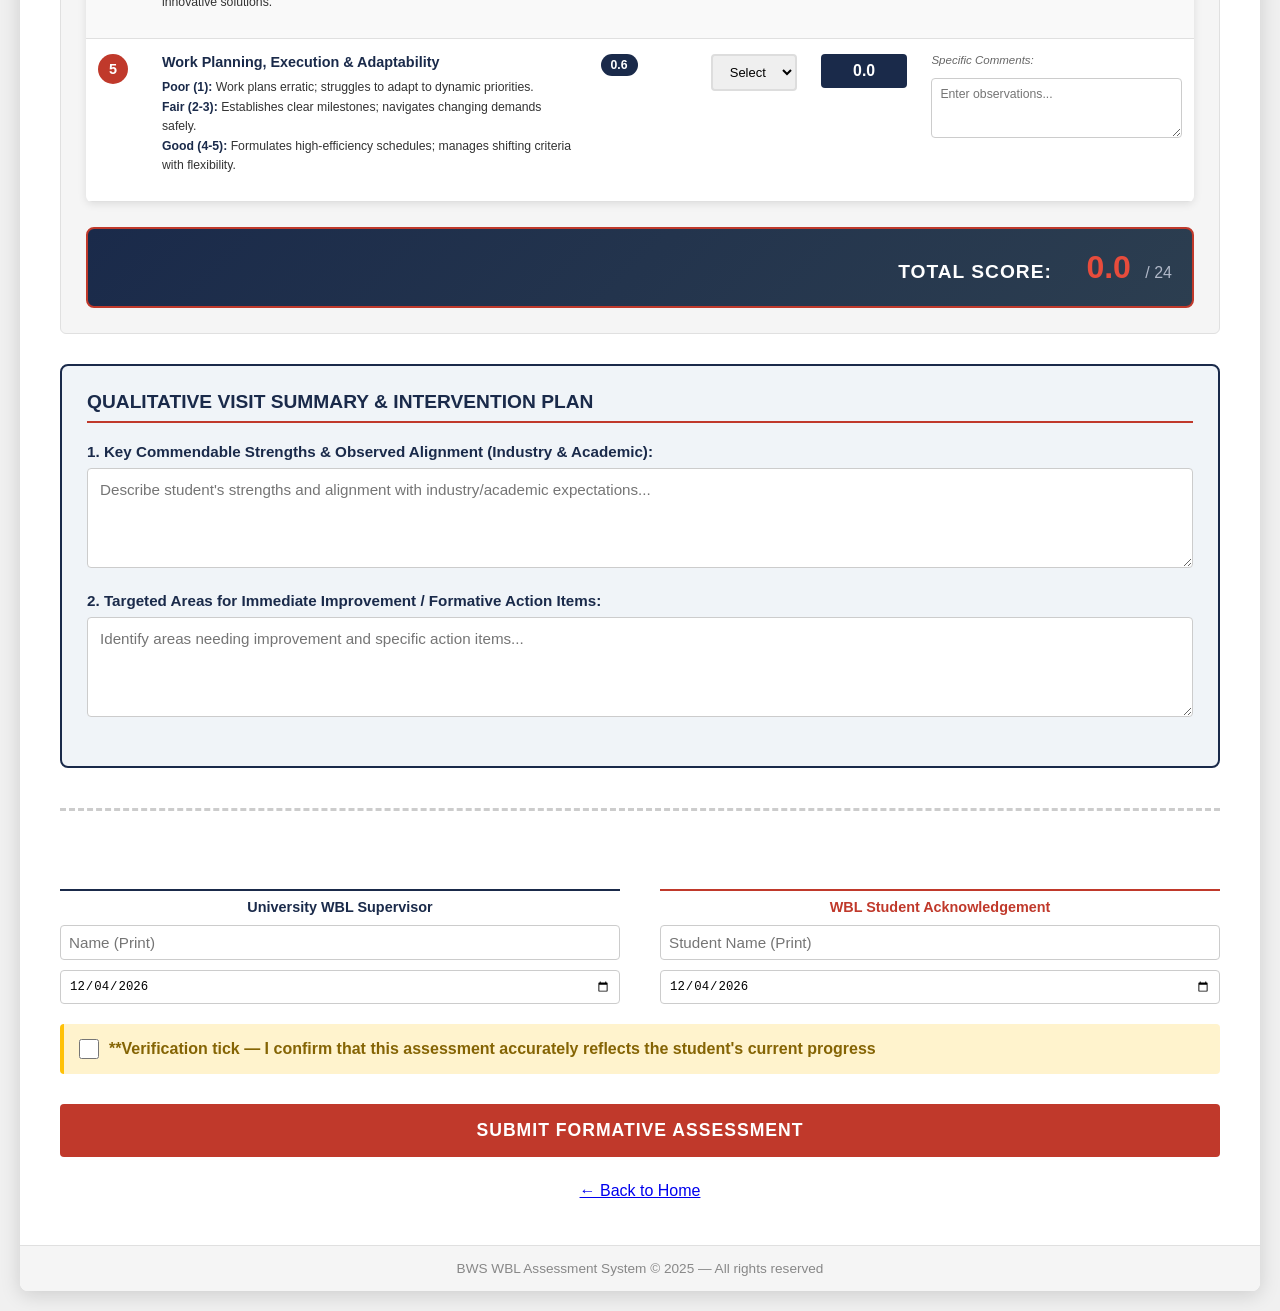
<file: formative.html>
<!DOCTYPE html>
<html lang="en">
<head>
    <meta charset="UTF-8">
    <meta name="viewport" content="width=device-width, initial-scale=1.0">
    <title>BWS WBL Assessment — Formative Site Visit</title>
    <link rel="stylesheet" href="css/style.css">
    <style>
        /* Formative-specific styles */
        .formative-instructions {
            background: #f8f8f8;
            border-left: 5px solid #1a2a4a;
            padding: 20px;
            margin-bottom: 25px;
            border-radius: 4px;
        }
        .formative-instructions ul {
            margin-left: 20px;
            color: #333;
            line-height: 1.8;
        }
        
        /* Table Styles */
        .assessment-table {
            width: 100%;
            border-collapse: collapse;
            margin-bottom: 25px;
            background: white;
            border-radius: 6px;
            overflow: hidden;
            box-shadow: 0 2px 8px rgba(0,0,0,0.1);
        }
        
        .assessment-table thead th {
            background: #1a2a4a;
            color: white;
            padding: 14px 12px;
            text-align: left;
            font-weight: 700;
            font-size: 0.9em;
            border-bottom: 3px solid #c0392b;
        }
        
        .assessment-table tbody tr {
            border-bottom: 1px solid #e0e0e0;
        }
        
        .assessment-table tbody tr:nth-child(even) {
            background: #f9f9f9;
        }
        
        .assessment-table tbody tr:hover {
            background: #eef2f7;
        }
        
        .assessment-table td {
            padding: 15px 12px;
            vertical-align: top;
            font-size: 0.9em;
        }
        
        .criterion-number {
            background: #c0392b;
            color: white;
            width: 30px;
            height: 30px;
            border-radius: 50%;
            display: inline-flex;
            align-items: center;
            justify-content: center;
            font-weight: 700;
            margin-right: 10px;
            flex-shrink: 0;
        }
        
        .criterion-title {
            font-weight: 700;
            color: #1a2a4a;
            margin-bottom: 8px;
            font-size: 1em;
        }
        
        .performance-text {
            font-size: 0.85em;
            line-height: 1.6;
            margin-bottom: 10px;
        }
        
        .performance-text strong {
            color: #1a2a4a;
        }
        
        .weight-badge {
            background: #1a2a4a;
            color: white;
            padding: 4px 10px;
            border-radius: 20px;
            font-size: 0.85em;
            font-weight: 600;
            display: inline-block;
        }
        
        .score-input-group {
            display: flex;
            flex-direction: column;
            gap: 8px;
            align-items: center;
        }
        
        .score-select {
            width: 100%;
            padding: 8px;
            border: 2px solid #ddd;
            border-radius: 4px;
            font-size: 0.9em;
            cursor: pointer;
            text-align: center;
        }
        
        .score-select:focus {
            outline: none;
            border-color: #1a2a4a;
        }
        
        .calculated-box {
            background: #1a2a4a;
            color: white;
            padding: 8px 12px;
            border-radius: 4px;
            font-weight: 700;
            font-size: 1.1em;
            text-align: center;
            min-width: 60px;
        }
        
        .comments-input {
            width: 100%;
            min-height: 60px;
            padding: 8px;
            border: 1px solid #ccc;
            border-radius: 4px;
            font-size: 0.85em;
            resize: vertical;
            font-family: inherit;
            margin-top: 8px;
        }
        
        .comments-input:focus {
            outline: none;
            border-color: #1a2a4a;
        }
        
        .comments-label {
            font-size: 0.8em;
            color: #666;
            font-style: italic;
            margin-bottom: 4px;
            display: block;
        }
        
        /* Summary & Signature Sections */
        .summary-section {
            background: #f0f4f8;
            border: 2px solid #1a2a4a;
            border-radius: 8px;
            padding: 25px;
            margin-top: 30px;
        }
        
        .summary-section h3 {
            color: #1a2a4a;
            margin-bottom: 20px;
            font-size: 1.2em;
            border-bottom: 2px solid #c0392b;
            padding-bottom: 8px;
        }
        
        .summary-group {
            margin-bottom: 20px;
        }
        
        .summary-group label {
            display: block;
            font-weight: 700;
            color: #1a2a4a;
            margin-bottom: 8px;
            font-size: 0.95em;
        }
        
        .summary-textarea {
            width: 100%;
            min-height: 100px;
            padding: 12px;
            border: 1px solid #ccc;
            border-radius: 4px;
            font-size: 0.95em;
            resize: vertical;
            font-family: inherit;
        }
        
        .signature-section {
            display: grid;
            grid-template-columns: 1fr 1fr;
            gap: 40px;
            margin-top: 40px;
            padding-top: 30px;
            border-top: 3px dashed #ccc;
        }
        
        .signature-box {
            text-align: center;
        }
        
        .signature-line {
            border-bottom: 2px solid #1a2a4a;
            margin-bottom: 8px;
            height: 50px;
        }
        
        .signature-label {
            font-weight: 600;
            color: #1a2a4a;
            font-size: 0.9em;
        }
        
        .date-input {
            margin-top: 10px;
            padding: 8px;
            border: 1px solid #ccc;
            border-radius: 4px;
            width: 100%;
        }
        
        .verification-tick {
            margin-top: 20px;
            padding: 15px;
            background: #fff3cd;
            border-left: 4px solid #ffc107;
            border-radius: 4px;
        }
        
        .verification-tick label {
            display: flex;
            align-items: center;
            gap: 10px;
            font-weight: 600;
            color: #856404;
        }
        
        .verification-tick input[type="checkbox"] {
            width: 20px;
            height: 20px;
            cursor: pointer;
        }
        
        .total-display {
            background: linear-gradient(135deg, #1a2a4a 0%, #2c3e50 100%);
            color: white;
            padding: 20px;
            border-radius: 8px;
            margin-top: 25px;
            text-align: right;
            border: 2px solid #c0392b;
        }
        
        .total-label {
            font-size: 1.2em;
            margin-right: 15px;
        }
        
        .total-value {
            font-size: 2em;
            font-weight: 700;
            color: #e74c3c;
        }
        
        .required {
            color: #c0392b;
        }
        
        @media (max-width: 1024px) {
            .assessment-table {
                font-size: 0.85em;
            }
            .assessment-table td,
            .assessment-table th {
                padding: 10px 8px;
            }
        }
        
        @media (max-width: 768px) {
            .assessment-table thead {
                display: none;
            }
            .assessment-table tbody tr {
                display: block;
                margin-bottom: 15px;
                border: 1px solid #ddd;
                border-radius: 6px;
                padding: 15px;
            }
            .assessment-table td {
                display: block;
                text-align: left !important;
                padding: 8px 0;
            }
            .signature-section {
                grid-template-columns: 1fr;
                gap: 20px;
            }
        }
    </style>
</head>
<body>
    <div class="container">
        <!-- Header -->
        <div class="header">
            <a href="index.html" class="back-btn">← Back to Home</a>
            <h1><span class="bws">BWS</span> WBL ASSESSMENT</h1>
            <p class="subtitle">Formative Site Visit & Progress Rubric — University Supervisor</p>
        </div>

        <div class="content">
            <!-- Instructions -->
            <div class="formative-instructions">
                <h3>Instructions for University Academic Supervisor:</h3>
                <ul>
                    <li>This formative assessment rubric is designed to synchronize the university's logbook metrics with on-site industrial observation performance criteria.</li>
                    <li>Conduct brief, independent discussions with both the Industry Coach and the WBL student during the site visit.</li>
                    <li>Evaluate the student's current proficiency across the 5 structured criteria below, referencing actual on-the-job progression and logbook consistency.</li>
                    <li>Assign a score from 1 to 5 for each indicator, providing qualitative context in the comments section to guide the student towards final evaluation readiness.</li>
                </ul>
            </div>

            <form id="formativeForm">
                <!-- Student & Company Information -->
                <div class="form-section">
                    <div class="section-title">Student & Company Information</div>
                    <div class="form-row">
                        <div class="form-group">
                            <label>Student Name <span class="required">*</span></label>
                            <select id="studentName" name="studentName" required>
                                <option value="">-- Select Student --</option>
                                <option value="Adam Danial Bin Azihan">Adam Danial Bin Azihan</option>
                                <option value="Aini Nadirah Binti Sasman">Aini Nadirah Binti Sasman</option>
                                <option value="Balqis Binti Mohd Yunus">Balqis Binti Mohd Yunus</option>
                                <option value="Devasreman A/l Krishnamurthy">Devasreman A/l Krishnamurthy</option>
                                <option value="Iffah Naqibah Binti Zainal Abidin">Iffah Naqibah Binti Zainal Abidin</option>
                                <option value="Ikmal Norhakim Bin Norhaziman">Ikmal Norhakim Bin Norhaziman</option>
                                <option value="Muhammad Fatin Bin Abd Rahman">Muhammad Fatin Bin Abd Rahman</option>
                                <option value="Muhammad Sufi Fahmy Bin Abdullah">Muhammad Sufi Fahmy Bin Abdullah</option>
                                <option value="Nor Afisya Eadie">Nor Afisya Eadie</option>
                                <option value="Nor Ali Yanshah Bin Mat Ra'e">Nor Ali Yanshah Bin Mat Ra'e</option>
                                <option value="Nor Balqis Binti Nor Zaini">Nor Balqis Binti Nor Zaini</option>
                                <option value="Norhusnina Zulaikha Binti Muhammad Rizwan">Norhusnina Zulaikha Binti Muhammad Rizwan</option>
                                <option value="Nur Ainna Binti Azman">Nur Ainna Binti Azman</option>
                                <option value="Nur Alia Munirah Binti Abdul Ghamar">Nur Alia Munirah Binti Abdul Ghamar</option>
                                <option value="Nur Zawawi Bin Nuzaidi">Nur Zawawi Bin Nuzaidi</option>
                                <option value="Nurhafizah Binti Azlan Hisham">Nurhafizah Binti Azlan Hisham</option>
                                <option value="Nurhusnah Binti Ruamin">Nurhusnah Binti Ruamin</option>
                                <option value="Nurul Athirah Binti Abdul Rahman">Nurul Athirah Binti Abdul Rahman</option>
                                <option value="Nurul Syahirah Binti Zairul Adam">Nurul Syahirah Binti Zairul Adam</option>
                                <option value="Rafa An Najwa Binti Mohammad Amiruddin">Rafa An Najwa Binti Mohammad Amiruddin</option>
                                <option value="Raja Nur Sabillah Binti Raja Saifullizan">Raja Nur Sabillah Binti Raja Saifullizan</option>
                                <option value="Safiyyah Nafeesa Binti Ismail">Safiyyah Nafeesa Binti Ismail</option>
                                <option value="Salwa Binti Md Saidi">Salwa Binti Md Saidi</option>
                                <option value="Siti Fatehah Binti Mahamad">Siti Fatehah Binti Mahamad</option>
                                <option value="Syarifah Adriana Binti Syed Fairuz Sazman">Syarifah Adriana Binti Syed Fairuz Sazman</option>
                                <option value="Toh Min Xuan">Toh Min Xuan</option>
                            </select>
                        </div>
                        <div class="form-group">
                            <label>University Supervisor <span class="required">*</span></label>
                            <select id="universitySupervisor" name="universitySupervisor" required>
                                <option value="">-- Select Supervisor --</option>
                                <option value="ASSOC. PROF. DR. FAZLINA BINTI AMAN">ASSOC. PROF. DR. FAZLINA BINTI AMAN</option>
                                <option value="ASSOC. PROF. DR. MOHD SAIFULLAH BIN RUSIMAN">ASSOC. PROF. DR. MOHD SAIFULLAH BIN RUSIMAN</option>
                                <option value="ASSOC. PROF. TS. DR. SITI SUHANA BINTI JAMAIAN">ASSOC. PROF. TS. DR. SITI SUHANA BINTI JAMAIAN</option>
                                <option value="DR. KEK SIE LONG">DR. KEK SIE LONG</option>
                                <option value="DR. LOGENTHIRAN MACHAP">DR. LOGENTHIRAN MACHAP</option>
                                <option value="PROF. TS.DR. AZME BIN KHAMIS">PROF. TS.DR. AZME BIN KHAMIS</option>
                                <option value="TS. DR. WAN NOR MUNIRAH BINTI ARIFFIN">TS. DR. WAN NOR MUNIRAH BINTI ARIFFIN</option>
                            </select>
                        </div>
                    </div>

                    <div class="form-row">
                        <div class="form-group">
                            <label>Industry Coach Name <span class="required">*</span></label>
                            <input type="text" id="industryCoach" name="industryCoach" required placeholder="Enter industry coach name">
                        </div>
                        <div class="form-group">
                            <label>Industry Coach Email <span class="required">*</span></label>
                            <input type="email" id="industryCoachEmail" name="industryCoachEmail" required placeholder="coach@company.com">
                        </div>
                    </div>

                    <div class="form-row">
                        <div class="form-group">
                            <label>Company Name <span class="required">*</span></label>
                            <input type="text" id="companyName" name="companyName" required placeholder="Enter company name">
                        </div>
                        <div class="form-group">
                            <label>Visit Date <span class="required">*</span></label>
                            <input type="date" id="visitDate" name="visitDate" required>
                        </div>
                    </div>

                    <div class="form-row">
                        <div class="form-group">
                            <label>Week <span class="required">*</span></label>
                            <select id="week" name="week" required>
                                <option value="">-- Select Week --</option>
                                <option value="Week 1">Week 1</option>
                                <option value="Week 2">Week 2</option>
                                <option value="Week 3">Week 3</option>
                                <option value="Week 4">Week 4</option>
                                <option value="Week 5">Week 5</option>
                                <option value="Week 6">Week 6</option>
                                <option value="Week 7">Week 7</option>
                                <option value="Week 8">Week 8</option>
                                <option value="Week 9">Week 9</option>
                                <option value="Week 10">Week 10</option>
                                <option value="Week 11">Week 11</option>
                                <option value="Week 12">Week 12</option>
                                <option value="Week 13">Week 13</option>
                                <option value="Week 14">Week 14</option>
                                <option value="Week 15">Week 15</option>
                                <option value="Week 16">Week 16</option>
                                <option value="Week 17">Week 17</option>
                                <option value="Week 18">Week 18</option>
                                <option value="Week 19">Week 19</option>
                            </select>
                        </div>
                        <div class="form-group">
                            <label>Semester/Session <span class="required">*</span></label>
                            <select id="semester" name="semester" required>
                                <option value="">-- Select Semester --</option>
                                <option value="S2/20252026">S2/20252026</option>
                                <option value="S3/20252026">S3/20252026</option>
                                <option value="S1/20262027">S1/20262027</option>
                            </select>
                        </div>
                    </div>
                </div>

                <!-- Assessment Rubrics Table -->
                <div class="form-section">
                    <div class="section-title">Assessment Criteria & Indicators</div>

                    <table class="assessment-table">
                        <thead>
                            <tr>
                                <th style="width: 5%;">No.</th>
                                <th style="width: 40%;">Assessment Criteria & Performance Standards</th>
                                <th style="width: 10%;">Weight</th>
                                <th style="width: 10%;">Score (1-5)</th>
                                <th style="width: 10%;">Calculated</th>
                                <th style="width: 25%;">Comments / Observations</th>
                            </tr>
                        </thead>
                        <tbody>
                            <!-- Criterion 1 -->
                            <tr>
                                <td><span class="criterion-number">1</span></td>
                                <td>
                                    <div class="criterion-title">Technical & Organizational Knowledge</div>
                                    <div class="performance-text">
                                        <strong>Poor (1):</strong> Struggles to master basic job components; fails to grasp organizational structure.<br>
                                        <strong>Fair (2-3):</strong> Demonstrates elementary technical competency; requires structured guidance.<br>
                                        <strong>Good (4-5):</strong> Proactively masters new concepts; executes workflows seamlessly.
                                    </div>
                                </td>
                                <td><span class="weight-badge">2.0</span></td>
                                <td>
                                    <div class="score-input-group">
                                        <select class="score-select" id="c1_score" onchange="calculateCriterion(1, 2.0)">
                                            <option value="">Select</option>
                                            <option value="1">1</option>
                                            <option value="2">2</option>
                                            <option value="3">3</option>
                                            <option value="4">4</option>
                                            <option value="5">5</option>
                                        </select>
                                    </div>
                                </td>
                                <td><div class="calculated-box" id="c1_calculated">0.0</div></td>
                                <td>
                                    <label class="comments-label">Specific Comments:</label>
                                    <textarea class="comments-input" id="c1_comments" placeholder="Enter observations..."></textarea>
                                </td>
                            </tr>

                            <!-- Criterion 2 -->
                            <tr>
                                <td><span class="criterion-number">2</span></td>
                                <td>
                                    <div class="criterion-title">Communication Skills & Professional Interaction</div>
                                    <div class="performance-text">
                                        <strong>Poor (1):</strong> Expression is ambiguous or defensive; struggles to interact coherently.<br>
                                        <strong>Fair (2-3):</strong> Communicates clearly under routine circumstances; follows instructions.<br>
                                        <strong>Good (4-5):</strong> Articulates complex concepts confidently; demonstrates advanced teamwork.
                                    </div>
                                </td>
                                <td><span class="weight-badge">0.8</span></td>
                                <td>
                                    <div class="score-input-group">
                                        <select class="score-select" id="c2_score" onchange="calculateCriterion(2, 0.8)">
                                            <option value="">Select</option>
                                            <option value="1">1</option>
                                            <option value="2">2</option>
                                            <option value="3">3</option>
                                            <option value="4">4</option>
                                            <option value="5">5</option>
                                        </select>
                                    </div>
                                </td>
                                <td><div class="calculated-box" id="c2_calculated">0.0</div></td>
                                <td>
                                    <label class="comments-label">Specific Comments:</label>
                                    <textarea class="comments-input" id="c2_comments" placeholder="Enter observations..."></textarea>
                                </td>
                            </tr>

                            <!-- Criterion 3 -->
                            <tr>
                                <td><span class="criterion-number">3</span></td>
                                <td>
                                    <div class="criterion-title">Professional Attitude & Accountability</div>
                                    <div class="performance-text">
                                        <strong>Poor (1):</strong> Fails to meet timing; lacks initiative or resists instruction.<br>
                                        <strong>Fair (2-3):</strong> Consistent punctuality; accepts responsibility without friction.<br>
                                        <strong>Good (4-5):</strong> Consistently punctual; proactive and highly motivated execution.
                                    </div>
                                </td>
                                <td><span class="weight-badge">0.8</span></td>
                                <td>
                                    <div class="score-input-group">
                                        <select class="score-select" id="c3_score" onchange="calculateCriterion(3, 0.8)">
                                            <option value="">Select</option>
                                            <option value="1">1</option>
                                            <option value="2">2</option>
                                            <option value="3">3</option>
                                            <option value="4">4</option>
                                            <option value="5">5</option>
                                        </select>
                                    </div>
                                </td>
                                <td><div class="calculated-box" id="c3_calculated">0.0</div></td>
                                <td>
                                    <label class="comments-label">Specific Comments:</label>
                                    <textarea class="comments-input" id="c3_comments" placeholder="Enter observations..."></textarea>
                                </td>
                            </tr>

                            <!-- Criterion 4 -->
                            <tr>
                                <td><span class="criterion-number">4</span></td>
                                <td>
                                    <div class="criterion-title">Problem Solving & Critical Thinking</div>
                                    <div class="performance-text">
                                        <strong>Poor (1):</strong> Struggles to identify root causes; passively waits for answers.<br>
                                        <strong>Fair (2-3):</strong> Resolves routine issues independently; attempts basic troubleshooting.<br>
                                        <strong>Good (4-5):</strong> Highly analytical; systematically diagnoses and proposes innovative solutions.
                                    </div>
                                </td>
                                <td><span class="weight-badge">0.6</span></td>
                                <td>
                                    <div class="score-input-group">
                                        <select class="score-select" id="c4_score" onchange="calculateCriterion(4, 0.6)">
                                            <option value="">Select</option>
                                            <option value="1">1</option>
                                            <option value="2">2</option>
                                            <option value="3">3</option>
                                            <option value="4">4</option>
                                            <option value="5">5</option>
                                        </select>
                                    </div>
                                </td>
                                <td><div class="calculated-box" id="c4_calculated">0.0</div></td>
                                <td>
                                    <label class="comments-label">Specific Comments:</label>
                                    <textarea class="comments-input" id="c4_comments" placeholder="Enter observations..."></textarea>
                                </td>
                            </tr>

                            <!-- Criterion 5 -->
                            <tr>
                                <td><span class="criterion-number">5</span></td>
                                <td>
                                    <div class="criterion-title">Work Planning, Execution & Adaptability</div>
                                    <div class="performance-text">
                                        <strong>Poor (1):</strong> Work plans erratic; struggles to adapt to dynamic priorities.<br>
                                        <strong>Fair (2-3):</strong> Establishes clear milestones; navigates changing demands safely.<br>
                                        <strong>Good (4-5):</strong> Formulates high-efficiency schedules; manages shifting criteria with flexibility.
                                    </div>
                                </td>
                                <td><span class="weight-badge">0.6</span></td>
                                <td>
                                    <div class="score-input-group">
                                        <select class="score-select" id="c5_score" onchange="calculateCriterion(5, 0.6)">
                                            <option value="">Select</option>
                                            <option value="1">1</option>
                                            <option value="2">2</option>
                                            <option value="3">3</option>
                                            <option value="4">4</option>
                                            <option value="5">5</option>
                                        </select>
                                    </div>
                                </td>
                                <td><div class="calculated-box" id="c5_calculated">0.0</div></td>
                                <td>
                                    <label class="comments-label">Specific Comments:</label>
                                    <textarea class="comments-input" id="c5_comments" placeholder="Enter observations..."></textarea>
                                </td>
                            </tr>
                        </tbody>
                    </table>

                    <!-- Total Score Display -->
                    <div class="total-display">
                        <span class="total-label">TOTAL SCORE:</span>
                        <span class="total-value" id="totalScore">0.0</span>
                        <span style="margin-left: 10px; color: #b0b8c8;">/ 24</span>
                    </div>
                </div>

                <!-- Qualitative Visit Summary -->
                <div class="summary-section">
                    <h3>QUALITATIVE VISIT SUMMARY & INTERVENTION PLAN</h3>
                    
                    <div class="summary-group">
                        <label>1. Key Commendable Strengths & Observed Alignment (Industry & Academic):</label>
                        <textarea class="summary-textarea" id="strengths" placeholder="Describe student's strengths and alignment with industry/academic expectations..."></textarea>
                    </div>

                    <div class="summary-group">
                        <label>2. Targeted Areas for Immediate Improvement / Formative Action Items:</label>
                        <textarea class="summary-textarea" id="improvements" placeholder="Identify areas needing improvement and specific action items..."></textarea>
                    </div>
                </div>

                <!-- Signature Section -->
                <div class="signature-section">
                    <div class="signature-box">
                        <div class="signature-line"></div>
                        <div class="signature-label">University WBL Supervisor</div>
                        <input type="text" id="supervisorName" class="date-input" placeholder="Name (Print)" required>
                        <input type="date" id="supervisorDate" class="date-input" placeholder="Date" required>
                    </div>
                    <div class="signature-box">
                        <div class="signature-line" style="border-color: #c0392b;"></div>
                        <div class="signature-label" style="color: #c0392b;">WBL Student Acknowledgement</div>
                        <input type="text" id="studentAckName" class="date-input" placeholder="Student Name (Print)" required>
                        <input type="date" id="studentAckDate" class="date-input" placeholder="Date" required>
                    </div>
                </div>

                <div class="verification-tick">
                    <label>
                        <input type="checkbox" id="verificationTick" required>
                        **Verification tick — I confirm that this assessment accurately reflects the student's current progress
                    </label>
                </div>

                <button type="submit" class="submit-btn">SUBMIT FORMATIVE ASSESSMENT</button>

                <div id="successMessage" class="success-message">
                    ✅ Formative assessment submitted successfully!
                </div>
                <div id="errorMessage" class="error-message">
                    ❌ Error submitting assessment. Please try again.
                </div>

                <!-- Bottom Navigation -->
                <div style="text-align: center; margin: 25px 0 10px 0;">
                    <a href="index.html" class="bottom-home-btn">← Back to Home</a>
                </div>
            </form>
        </div>

        <div class="footer">
            BWS WBL Assessment System &copy; 2025 — All rights reserved
        </div>
    </div>

    <script>
        // Set today's date as default
        document.addEventListener('DOMContentLoaded', function() {
            document.getElementById('visitDate').valueAsDate = new Date();
            document.getElementById('supervisorDate').valueAsDate = new Date();
            document.getElementById('studentAckDate').valueAsDate = new Date();
        });

        // Calculate individual criterion score
        function calculateCriterion(criterionNum, weight) {
            const score = parseFloat(document.getElementById(`c${criterionNum}_score`).value) || 0;
            const calculated = score * weight;
            document.getElementById(`c${criterionNum}_calculated`).textContent = calculated.toFixed(1);
            calculateTotal();
        }

        // Calculate total score
        function calculateTotal() {
            let total = 0;
            for (let i = 1; i <= 5; i++) {
                const calcEl = document.getElementById(`c${i}_calculated`);
                total += parseFloat(calcEl.textContent) || 0;
            }
            document.getElementById('totalScore').textContent = total.toFixed(1);
        }

        // Form Submission
        document.getElementById('formativeForm').addEventListener('submit', async function(e) {
            e.preventDefault();

            const formData = {
                assessmentType: 'Formative Site Visit',
                studentName: document.getElementById('studentName').value,
                universitySupervisor: document.getElementById('universitySupervisor').value,
                industryCoach: document.getElementById('industryCoach').value,
                industryCoachEmail: document.getElementById('industryCoachEmail').value,
                companyName: document.getElementById('companyName').value,
                visitDate: document.getElementById('visitDate').value,
                week: document.getElementById('week').value,
                semester: document.getElementById('semester').value,
                c1_score: document.getElementById('c1_score').value,
                c1_calculated: document.getElementById('c1_calculated').textContent,
                c1_comments: document.getElementById('c1_comments').value,
                c2_score: document.getElementById('c2_score').value,
                c2_calculated: document.getElementById('c2_calculated').textContent,
                c2_comments: document.getElementById('c2_comments').value,
                c3_score: document.getElementById('c3_score').value,
                c3_calculated: document.getElementById('c3_calculated').textContent,
                c3_comments: document.getElementById('c3_comments').value,
                c4_score: document.getElementById('c4_score').value,
                c4_calculated: document.getElementById('c4_calculated').textContent,
                c4_comments: document.getElementById('c4_comments').value,
                c5_score: document.getElementById('c5_score').value,
                c5_calculated: document.getElementById('c5_calculated').textContent,
                c5_comments: document.getElementById('c5_comments').value,
                totalScore: document.getElementById('totalScore').textContent,
                strengths: document.getElementById('strengths').value,
                improvements: document.getElementById('improvements').value,
                supervisorName: document.getElementById('supervisorName').value,
                supervisorDate: document.getElementById('supervisorDate').value,
                studentAckName: document.getElementById('studentAckName').value,
                studentAckDate: document.getElementById('studentAckDate').value,
                verificationTick: document.getElementById('verificationTick').checked,
                submissionDate: new Date().toISOString()
            };

            try {
                const SCRIPT_URL = 'https://script.google.com/macros/s/AKfycbzBnXcVhIY-TzK3F8k_QPHCb654Z8wvuyywttz0wr1bSvdcA2rHleSHTJmsSbHRIHyeiQ/exec';
                await fetch(SCRIPT_URL, {
                    method: 'POST',
                    mode: 'no-cors',
                    headers: { 'Content-Type': 'application/json' },
                    body: JSON.stringify(formData)
                });

                document.getElementById('successMessage').style.display = 'block';
                document.getElementById('errorMessage').style.display = 'none';

                setTimeout(() => {
                    this.reset();
                    document.getElementById('successMessage').style.display = 'none';
                    document.getElementById('visitDate').valueAsDate = new Date();
                    document.getElementById('supervisorDate').valueAsDate = new Date();
                    document.getElementById('studentAckDate').valueAsDate = new Date();
                    for (let i = 1; i <= 5; i++) {
                        document.getElementById(`c${i}_calculated`).textContent = '0.0';
                    }
                    document.getElementById('totalScore').textContent = '0.0';
                }, 3000);
            } catch (error) {
                console.error('Error:', error);
                document.getElementById('errorMessage').style.display = 'block';
                document.getElementById('successMessage').style.display = 'none';
            }
        });
    </script>
</body>
</html>
</file>
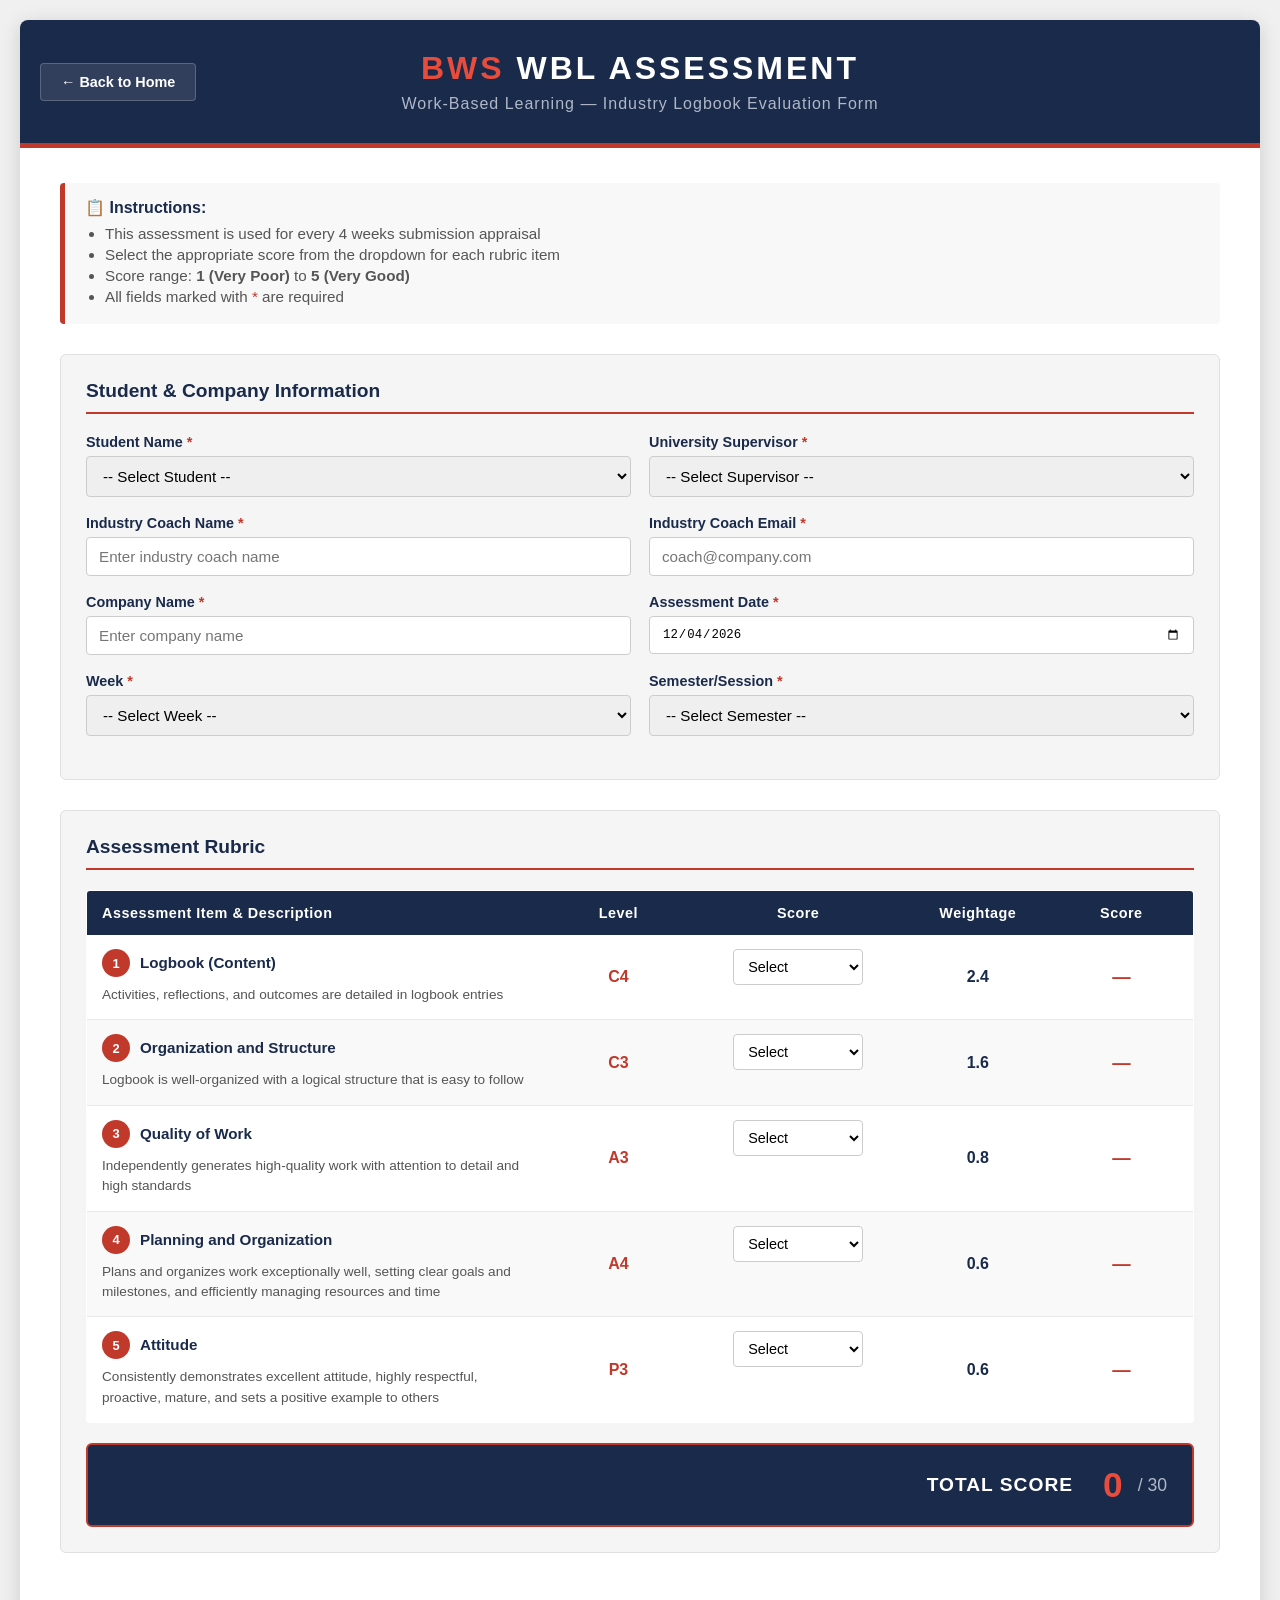
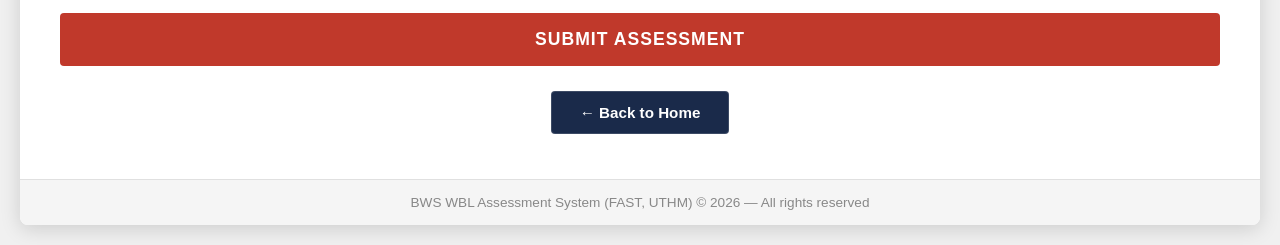
<file: logbook.html>
<!DOCTYPE html>
<html lang="en">
<head>
    <meta charset="UTF-8">
    <meta name="viewport" content="width=device-width, initial-scale=1.0">
    <title>BWS WBL Assessment — Logbook</title>
    <link rel="stylesheet" href="css/style.css">
</head>
<body>
    <div class="container">
        <!-- Header -->
        <div class="header">
            <a href="index.html" class="back-btn">← Back to Home</a>
            <h1><span class="bws">BWS</span> WBL ASSESSMENT</h1>
            <p class="subtitle">Work-Based Learning — Industry Logbook Evaluation Form</p>
        </div>

        <div class="content">
            <!-- Instructions -->
            <div class="instructions">
                <h3>📋 Instructions:</h3>
                <ul>
                    <li>This assessment is used for every 4 weeks submission appraisal</li>
                    <li>Select the appropriate score from the dropdown for each rubric item</li>
                    <li>Score range: <strong>1 (Very Poor)</strong> to <strong>5 (Very Good)</strong></li>
                    <li>All fields marked with <span class="required">*</span> are required</li>
                </ul>
            </div>

            <form id="assessmentForm">
                <!-- Student & Company Information -->
                <div class="form-section">
                    <div class="section-title">Student & Company Information</div>
                    <div class="form-row">
                        <div class="form-group">
                            <label>Student Name <span class="required">*</span></label>
                            <select id="studentName" name="studentName" required>
                                <option value="">-- Select Student --</option>
                                <option value="Adam Danial Bin Azihan">Adam Danial Bin Azihan</option>
                                <option value="Aini Nadirah Binti Sasman">Aini Nadirah Binti Sasman</option>
                                <option value="Balqis Binti Mohd Yunus">Balqis Binti Mohd Yunus</option>
                                <option value="Devasreman A/l Krishnamurthy">Devasreman A/l Krishnamurthy</option>
                                <option value="Iffah Naqibah Binti Zainal Abidin">Iffah Naqibah Binti Zainal Abidin</option>
                                <option value="Ikmal Norhakim Bin Norhaziman">Ikmal Norhakim Bin Norhaziman</option>
                                <option value="Muhammad Fatin Bin Abd Rahman">Muhammad Fatin Bin Abd Rahman</option>
                                <option value="Muhammad Sufi Fahmy Bin Abdullah">Muhammad Sufi Fahmy Bin Abdullah</option>
                                <option value="Nor Afisya Eadie">Nor Afisya Eadie</option>
                                <option value="Nor Ali Yanshah Bin Mat Ra'e">Nor Ali Yanshah Bin Mat Ra'e</option>
                                <option value="Nor Balqis Binti Nor Zaini">Nor Balqis Binti Nor Zaini</option>
                                <option value="Norhusnina Zulaikha Binti Muhammad Rizwan">Norhusnina Zulaikha Binti Muhammad Rizwan</option>
                                <option value="Nur Ainna Binti Azman">Nur Ainna Binti Azman</option>
                                <option value="Nur Alia Munirah Binti Abdul Ghamar">Nur Alia Munirah Binti Abdul Ghamar</option>
                                <option value="Nur Zawawi Bin Nuzaidi">Nur Zawawi Bin Nuzaidi</option>
                                <option value="Nurhafizah Binti Azlan Hisham">Nurhafizah Binti Azlan Hisham</option>
                                <option value="Nurhusnah Binti Ruamin">Nurhusnah Binti Ruamin</option>
                                <option value="Nurul Athirah Binti Abdul Rahman">Nurul Athirah Binti Abdul Rahman</option>
                                <option value="Nurul Syahirah Binti Zairul Adam">Nurul Syahirah Binti Zairul Adam</option>
                                <option value="Rafa An Najwa Binti Mohammad Amiruddin">Rafa An Najwa Binti Mohammad Amiruddin</option>
                                <option value="Raja Nur Sabillah Binti Raja Saifullizan">Raja Nur Sabillah Binti Raja Saifullizan</option>
                                <option value="Safiyyah Nafeesa Binti Ismail">Safiyyah Nafeesa Binti Ismail</option>
                                <option value="Salwa Binti Md Saidi">Salwa Binti Md Saidi</option>
                                <option value="Siti Fatehah Binti Mahamad">Siti Fatehah Binti Mahamad</option>
                                <option value="Syarifah Adriana Binti Syed Fairuz Sazman">Syarifah Adriana Binti Syed Fairuz Sazman</option>
                                <option value="Toh Min Xuan">Toh Min Xuan</option>
                            </select>
                        </div>
                        <div class="form-group">
                            <label>University Supervisor <span class="required">*</span></label>
                            <select id="universitySupervisor" name="universitySupervisor" required>
                                <option value="">-- Select Supervisor --</option>
                                <option value="ASSOC. PROF. DR. FAZLINA BINTI AMAN">ASSOC. PROF. DR. FAZLINA BINTI AMAN</option>
                                <option value="ASSOC. PROF. DR. MOHD SAIFULLAH BIN RUSIMAN">ASSOC. PROF. DR. MOHD SAIFULLAH BIN RUSIMAN</option>
                                <option value="ASSOC. PROF. TS. DR. SITI SUHANA BINTI JAMAIAN">ASSOC. PROF. TS. DR. SITI SUHANA BINTI JAMAIAN</option>
                                <option value="DR. KEK SIE LONG">DR. KEK SIE LONG</option>
                                <option value="DR. LOGENTHIRAN MACHAP">DR. LOGENTHIRAN MACHAP</option>
                                <option value="PROF. TS.DR. AZME BIN KHAMIS">PROF. TS.DR. AZME BIN KHAMIS</option>
                                <option value="TS. DR. WAN NOR MUNIRAH BINTI ARIFFIN">TS. DR. WAN NOR MUNIRAH BINTI ARIFFIN</option>
                            </select>
                        </div>
                    </div>

                    <div class="form-row">
                        <div class="form-group">
                            <label>Industry Coach Name <span class="required">*</span></label>
                            <input type="text" id="industryCoach" name="industryCoach" required placeholder="Enter industry coach name">
                        </div>
                        <div class="form-group">
                            <label>Industry Coach Email <span class="required">*</span></label>
                            <input type="email" id="industryCoachEmail" name="industryCoachEmail" required placeholder="coach@company.com">
                        </div>
                    </div>

                    <div class="form-row">
                        <div class="form-group">
                            <label>Company Name <span class="required">*</span></label>
                            <input type="text" id="companyName" name="companyName" required placeholder="Enter company name">
                        </div>
                        <div class="form-group">
                            <label>Assessment Date <span class="required">*</span></label>
                            <input type="date" id="assessmentDate" name="assessmentDate" required>
                        </div>
                    </div>

                    <div class="form-row">
                        <div class="form-group">
                            <label>Week <span class="required">*</span></label>
                            <select id="week" name="week" required>
                                <option value="">-- Select Week --</option>
                                <option value="Week 1">Week 1</option>
                                <option value="Week 2">Week 2</option>
                                <option value="Week 3">Week 3</option>
                                <option value="Week 4">Week 4</option>
                                <option value="Week 5">Week 5</option>
                                <option value="Week 6">Week 6</option>
                                <option value="Week 7">Week 7</option>
                                <option value="Week 8">Week 8</option>
                                <option value="Week 9">Week 9</option>
                                <option value="Week 10">Week 10</option>
                                <option value="Week 11">Week 11</option>
                                <option value="Week 12">Week 12</option>
                                <option value="Week 13">Week 13</option>
                                <option value="Week 14">Week 14</option>
                                <option value="Week 15">Week 15</option>
                                <option value="Week 16">Week 16</option>
                                <option value="Week 17">Week 17</option>
                                <option value="Week 18">Week 18</option>
                                <option value="Week 19">Week 19</option>
                            </select>
                        </div>
                        <div class="form-group">
                            <label>Semester/Session <span class="required">*</span></label>
                            <select id="semester" name="semester" required>
                                <option value="">-- Select Semester --</option>
                                <option value="S2/20252026">S2/20252026</option>
                                <option value="S3/20252026">S3/20252026</option>
                                <option value="S1/20262027">S1/20262027</option>
                            </select>
                        </div>
                    </div>
                </div>

                <!-- Rubric Assessment Section -->
                <div class="form-section">
                    <div class="section-title">Assessment Rubric</div>

                    <table class="rubric-table">
                        <thead>
                            <tr>
                                <th style="width: 32%;">Assessment Item & Description</th>
                                <th style="width: 10%;">Level</th>
                                <th style="width: 15%;">Score</th>
                                <th style="width: 10%;">Weightage</th>
                                <th style="width: 10%;">Score</th>
                            </tr>
                        </thead>
                        <tbody>
                            <!-- Item 1 -->
                            <tr>
                                <td>
                                    <div class="item-cell">
                                        <span class="item-title"><span class="item-number">1</span>Logbook (Content)</span>
                                        <span class="item-description">Activities, reflections, and outcomes are detailed in logbook entries</span>
                                    </div>
                                </td>
                                <td class="level-col">C4</td>
                                <td style="text-align: center;">
                                    <select class="score-dropdown" id="item1" onchange="calculateScore(1, 2.4)">
                                        <option value="">Select</option>
                                        <option value="1">1 — Very Poor</option>
                                        <option value="2">2 — Poor</option>
                                        <option value="3">3 — Fair</option>
                                        <option value="4">4 — Good</option>
                                        <option value="5">5 — Very Good</option>
                                    </select>
                                </td>
                                <td class="weightage-col">2.4</td>
                                <td class="score-col" id="score1">—</td>
                            </tr>

                            <!-- Item 2 -->
                            <tr>
                                <td>
                                    <div class="item-cell">
                                        <span class="item-title"><span class="item-number">2</span>Organization and Structure</span>
                                        <span class="item-description">Logbook is well-organized with a logical structure that is easy to follow</span>
                                    </div>
                                </td>
                                <td class="level-col">C3</td>
                                <td style="text-align: center;">
                                    <select class="score-dropdown" id="item2" onchange="calculateScore(2, 1.6)">
                                        <option value="">Select</option>
                                        <option value="1">1 — Very Poor</option>
                                        <option value="2">2 — Poor</option>
                                        <option value="3">3 — Fair</option>
                                        <option value="4">4 — Good</option>
                                        <option value="5">5 — Very Good</option>
                                    </select>
                                </td>
                                <td class="weightage-col">1.6</td>
                                <td class="score-col" id="score2">—</td>
                            </tr>

                            <!-- Item 3 -->
                            <tr>
                                <td>
                                    <div class="item-cell">
                                        <span class="item-title"><span class="item-number">3</span>Quality of Work</span>
                                        <span class="item-description">Independently generates high-quality work with attention to detail and high standards</span>
                                    </div>
                                </td>
                                <td class="level-col">A3</td>
                                <td style="text-align: center;">
                                    <select class="score-dropdown" id="item3" onchange="calculateScore(3, 0.8)">
                                        <option value="">Select</option>
                                        <option value="1">1 — Very Poor</option>
                                        <option value="2">2 — Poor</option>
                                        <option value="3">3 — Fair</option>
                                        <option value="4">4 — Good</option>
                                        <option value="5">5 — Very Good</option>
                                    </select>
                                </td>
                                <td class="weightage-col">0.8</td>
                                <td class="score-col" id="score3">—</td>
                            </tr>

                            <!-- Item 4 -->
                            <tr>
                                <td>
                                    <div class="item-cell">
                                        <span class="item-title"><span class="item-number">4</span>Planning and Organization</span>
                                        <span class="item-description">Plans and organizes work exceptionally well, setting clear goals and milestones, and efficiently managing resources and time</span>
                                    </div>
                                </td>
                                <td class="level-col">A4</td>
                                <td style="text-align: center;">
                                    <select class="score-dropdown" id="item4" onchange="calculateScore(4, 0.6)">
                                        <option value="">Select</option>
                                        <option value="1">1 — Very Poor</option>
                                        <option value="2">2 — Poor</option>
                                        <option value="3">3 — Fair</option>
                                        <option value="4">4 — Good</option>
                                        <option value="5">5 — Very Good</option>
                                    </select>
                                </td>
                                <td class="weightage-col">0.6</td>
                                <td class="score-col" id="score4">—</td>
                            </tr>

                            <!-- Item 5 -->
                            <tr>
                                <td>
                                    <div class="item-cell">
                                        <span class="item-title"><span class="item-number">5</span>Attitude</span>
                                        <span class="item-description">Consistently demonstrates excellent attitude, highly respectful, proactive, mature, and sets a positive example to others</span>
                                    </div>
                                </td>
                                <td class="level-col">P3</td>
                                <td style="text-align: center;">
                                    <select class="score-dropdown" id="item5" onchange="calculateScore(5, 0.6)">
                                        <option value="">Select</option>
                                        <option value="1">1 — Very Poor</option>
                                        <option value="2">2 — Poor</option>
                                        <option value="3">3 — Fair</option>
                                        <option value="4">4 — Good</option>
                                        <option value="5">5 — Very Good</option>
                                    </select>
                                </td>
                                <td class="weightage-col">0.6</td>
                                <td class="score-col" id="score5">—</td>
                            </tr>
                        </tbody>
                    </table>

                    <div class="total-section">
                        <span class="total-label">TOTAL SCORE</span>
                        <span class="total-score" id="totalScore">0</span>
                        <span class="total-max">/ 30</span>
                    </div>
                </div>

                <button type="submit" class="submit-btn">SUBMIT ASSESSMENT</button>

                <div id="successMessage" class="success-message">
                    ✅ Assessment submitted successfully! Thank you for your evaluation.
                </div>
                <div id="errorMessage" class="error-message">
                    ❌ Error submitting assessment. Please try again.
                </div>
				
				<!-- Bottom Navigation -->
				<div style="text-align: center; margin: 25px 0 10px 0;">
					<a href="index.html" style="display: inline-block; background: #1a2a4a; color: white; padding: 12px 28px; border-radius: 4px; text-decoration: none; font-weight: 600; font-size: 0.95em; transition: all 0.3s; border: 1px solid rgba(255,255,255,0.15);">
						← Back to Home
					</a>
				</div>
            </form>
        </div>

        <div class="footer">
            BWS WBL Assessment System (FAST, UTHM) &copy; 2026 — All rights reserved
        </div>
    </div>

    <script src="js/app.js"></script>
    <script>
        // Logbook-specific form submission
        document.getElementById('assessmentForm').addEventListener('submit', async function(e) {
            e.preventDefault();

            let allScored = true;
            for (let i = 1; i <= 5; i++) {
                if (!document.getElementById(`item${i}`).value) {
                    allScored = false;
                    break;
                }
            }

            if (!allScored) {
                alert('Please score all 5 assessment items before submitting.');
                return;
            }

            const formData = {
                assessmentType: 'Logbook',
                studentName: document.getElementById('studentName').value,
                universitySupervisor: document.getElementById('universitySupervisor').value,
                industryCoach: document.getElementById('industryCoach').value,
                industryCoachEmail: document.getElementById('industryCoachEmail').value,
                companyName: document.getElementById('companyName').value,
                assessmentDate: document.getElementById('assessmentDate').value,
                week: document.getElementById('week').value,
                semester: document.getElementById('semester').value,
                item1Score: document.getElementById('item1').value,
                item2Score: document.getElementById('item2').value,
                item3Score: document.getElementById('item3').value,
                item4Score: document.getElementById('item4').value,
                item5Score: document.getElementById('item5').value,
                totalScore: document.getElementById('totalScore').textContent,
                submissionDate: new Date().toISOString()
            };

            try {
                const SCRIPT_URL = 'https://script.google.com/macros/s/AKfycbycAPs2nGovyDqMV6dvtTvQRTZH0rSLkb3d5zPmyAMCc8AQshKV98vbSljWT7cbcFcgbw/exec';
                await fetch(SCRIPT_URL, {
                    method: 'POST',
                    mode: 'no-cors',
                    headers: { 'Content-Type': 'application/json' },
                    body: JSON.stringify(formData)
                });

                document.getElementById('successMessage').style.display = 'block';
                document.getElementById('errorMessage').style.display = 'none';

                setTimeout(() => {
                    this.reset();
                    for (let i = 1; i <= 5; i++) {
                        document.getElementById(`item${i}`).value = '';
                        document.getElementById(`score${i}`).textContent = '—';
                    }
                    document.getElementById('totalScore').textContent = '0';
                    document.getElementById('successMessage').style.display = 'none';
                    document.getElementById('assessmentDate').valueAsDate = new Date();
                }, 3000);
            } catch (error) {
                console.error('Error:', error);
                document.getElementById('errorMessage').style.display = 'block';
                document.getElementById('successMessage').style.display = 'none';
            }
        });
    </script>
</body>
</html>
</file>
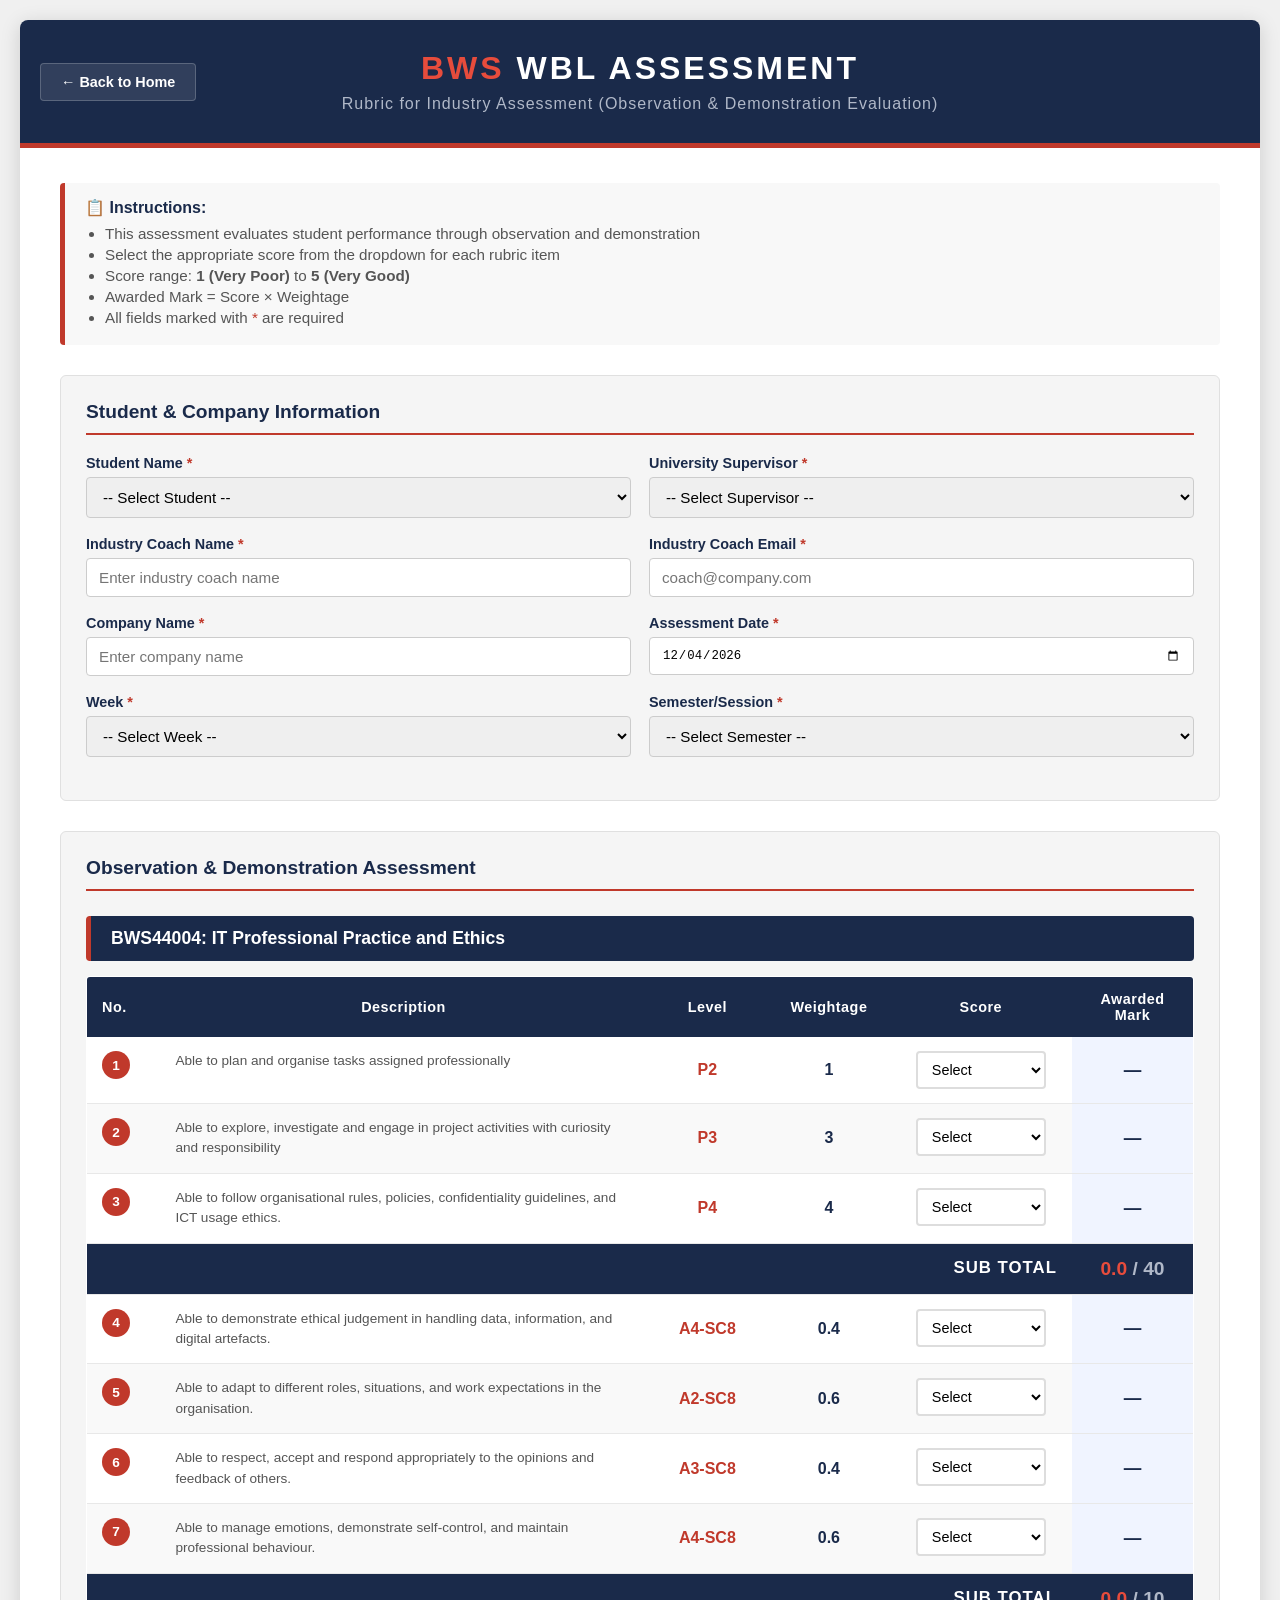
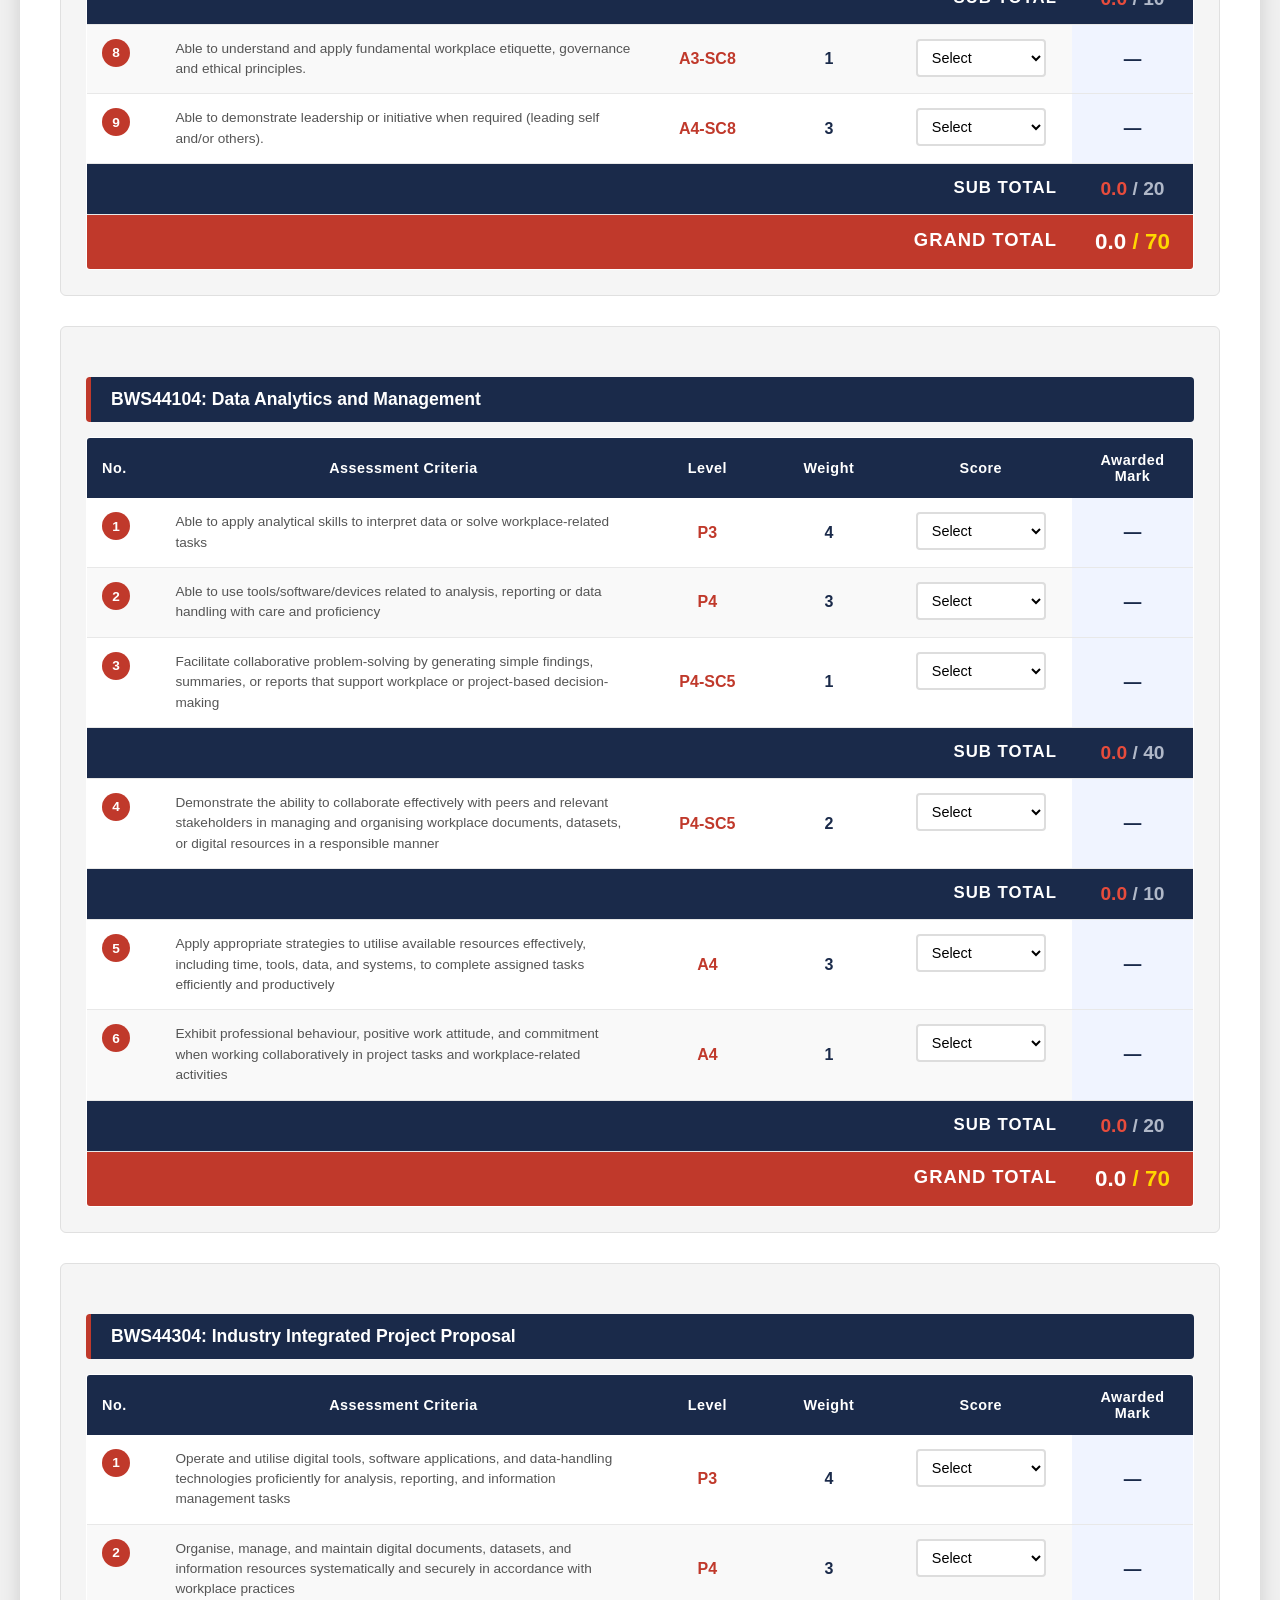
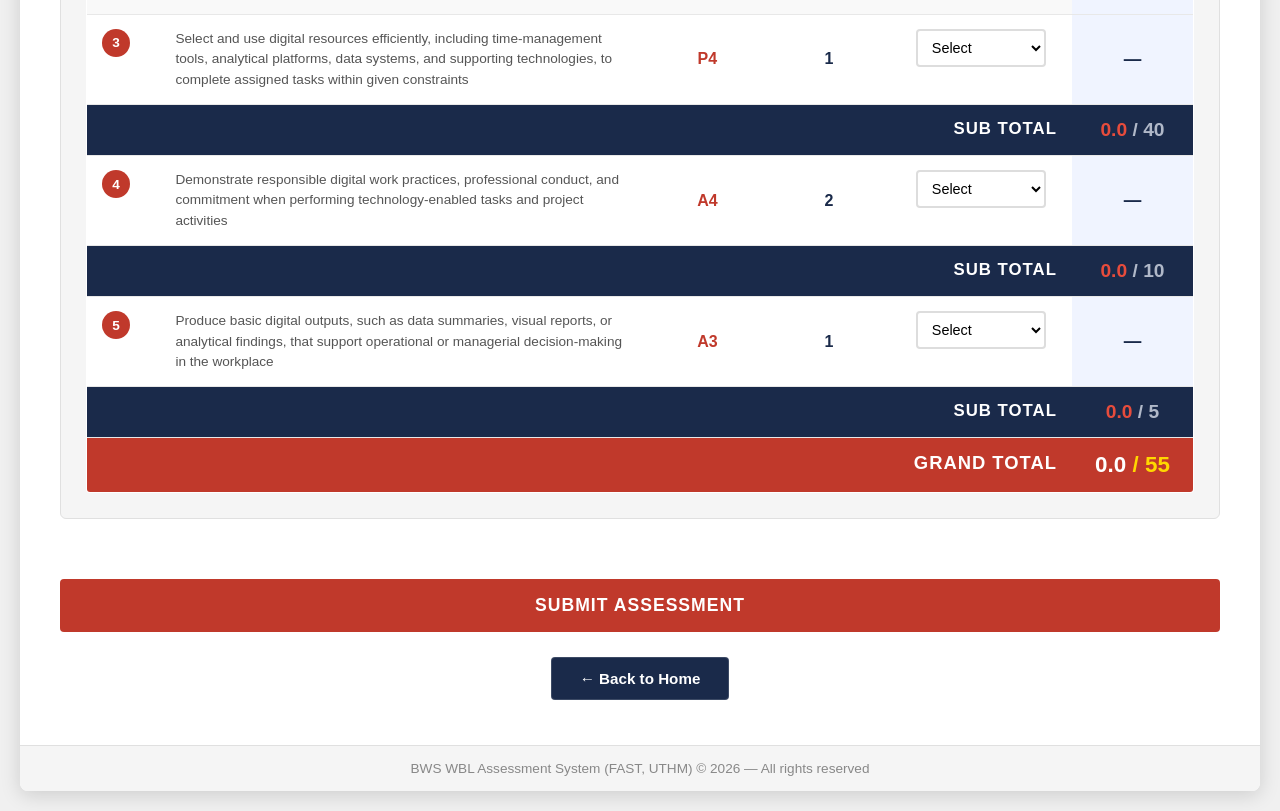
<file: observation.html>
<!DOCTYPE html>
<html lang="en">
<head>
    <meta charset="UTF-8">
    <meta name="viewport" content="width=device-width, initial-scale=1.0">
    <title>BWS WBL Assessment — Observation & Demonstration </title>
    <link rel="stylesheet" href="css/style.css">
    <style>
        /* Additional styles for awarded mark column */
        .awarded-col {
            text-align: center;
            font-weight: 700;
            font-size: 1.1em;
            color: #1a2a4a;
            vertical-align: middle !important;
            background: #f0f4ff;
        }

        .subtotal-row {
            background: #1a2a4a !important;
            color: white;
            font-weight: 700;
        }

        .subtotal-row td {
            border-bottom: none;
            padding: 15px;
        }

        .subtotal-label {
            text-align: right;
            padding-right: 20px;
            font-size: 1.05em;
            letter-spacing: 1px;
        }

        .subtotal-value {
            text-align: center;
            font-size: 1.2em;
            font-weight: 700;
        }

        .subtotal-awarded {
            color: #e74c3c;
        }

        .subtotal-total {
            color: #b0b8c8;
        }

        .grandtotal-row {
            background: #c0392b !important;
            color: white;
            font-weight: 700;
        }

        .grandtotal-row td {
            border-bottom: none;
            padding: 18px;
        }

        .grandtotal-label {
            text-align: right;
            padding-right: 20px;
            font-size: 1.15em;
            letter-spacing: 1px;
        }

        .grandtotal-value {
            text-align: center;
            font-size: 1.4em;
            font-weight: 700;
        }

        .grandtotal-awarded {
            color: #fff;
        }

        .grandtotal-total {
            color: #ffd700;
        }

        /* Score dropdown styling */
        .score-dropdown {
            min-width: 120px;
            padding: 8px 10px;
            border: 2px solid #ddd;
            border-radius: 4px;
            font-size: 0.9em;
            cursor: pointer;
            background: white;
            transition: border-color 0.3s;
        }

        .score-dropdown:focus {
            outline: none;
            border-color: #1a2a4a;
        }

        .score-dropdown.scored {
            border-color: #27ae60;
            background: #e8f8f0;
        }
    </style>
</head>
<body>
    <div class="container">
        <!-- Header -->
        <div class="header">
            <a href="index.html" class="back-btn">← Back to Home</a>
            <h1><span class="bws">BWS</span> WBL ASSESSMENT</h1>
            <p class="subtitle">Rubric for Industry Assessment (Observation & Demonstration Evaluation)</p>
        </div>

        <div class="content">
            <!-- Instructions -->
            <div class="instructions">
                <h3>📋 Instructions:</h3>
                <ul>
                    <li>This assessment evaluates student performance through observation and demonstration</li>
                    <li>Select the appropriate score from the dropdown for each rubric item</li>
                    <li>Score range: <strong>1 (Very Poor)</strong> to <strong>5 (Very Good)</strong></li>
                    <li>Awarded Mark = Score × Weightage</li>
                    <li>All fields marked with <span class="required">*</span> are required</li>
                </ul>
            </div>

            <form id="assessmentForm">
                <!-- Student & Company Information -->
                <div class="form-section">
                    <div class="section-title">Student & Company Information</div>
                    <div class="form-row">
                        <div class="form-group">
                            <label>Student Name <span class="required">*</span></label>
                            <select id="studentName" name="studentName" required>
                                <option value="">-- Select Student --</option>
                                <option value="Adam Danial Bin Azihan">Adam Danial Bin Azihan</option>
                                <option value="Aini Nadirah Binti Sasman">Aini Nadirah Binti Sasman</option>
                                <option value="Balqis Binti Mohd Yunus">Balqis Binti Mohd Yunus</option>
                                <option value="Devasreman A/l Krishnamurthy">Devasreman A/l Krishnamurthy</option>
                                <option value="Iffah Naqibah Binti Zainal Abidin">Iffah Naqibah Binti Zainal Abidin</option>
                                <option value="Ikmal Norhakim Bin Norhaziman">Ikmal Norhakim Bin Norhaziman</option>
                                <option value="Muhammad Fatin Bin Abd Rahman">Muhammad Fatin Bin Abd Rahman</option>
                                <option value="Muhammad Sufi Fahmy Bin Abdullah">Muhammad Sufi Fahmy Bin Abdullah</option>
                                <option value="Nor Afisya Eadie">Nor Afisya Eadie</option>
                                <option value="Nor Ali Yanshah Bin Mat Ra'e">Nor Ali Yanshah Bin Mat Ra'e</option>
                                <option value="Nor Balqis Binti Nor Zaini">Nor Balqis Binti Nor Zaini</option>
                                <option value="Norhusnina Zulaikha Binti Muhammad Rizwan">Norhusnina Zulaikha Binti Muhammad Rizwan</option>
                                <option value="Nur Ainna Binti Azman">Nur Ainna Binti Azman</option>
                                <option value="Nur Alia Munirah Binti Abdul Ghamar">Nur Alia Munirah Binti Abdul Ghamar</option>
                                <option value="Nur Zawawi Bin Nuzaidi">Nur Zawawi Bin Nuzaidi</option>
                                <option value="Nurhafizah Binti Azlan Hisham">Nurhafizah Binti Azlan Hisham</option>
                                <option value="Nurhusnah Binti Ruamin">Nurhusnah Binti Ruamin</option>
                                <option value="Nurul Athirah Binti Abdul Rahman">Nurul Athirah Binti Abdul Rahman</option>
                                <option value="Nurul Syahirah Binti Zairul Adam">Nurul Syahirah Binti Zairul Adam</option>
                                <option value="Rafa An Najwa Binti Mohammad Amiruddin">Rafa An Najwa Binti Mohammad Amiruddin</option>
                                <option value="Raja Nur Sabillah Binti Raja Saifullizan">Raja Nur Sabillah Binti Raja Saifullizan</option>
                                <option value="Safiyyah Nafeesa Binti Ismail">Safiyyah Nafeesa Binti Ismail</option>
                                <option value="Salwa Binti Md Saidi">Salwa Binti Md Saidi</option>
                                <option value="Siti Fatehah Binti Mahamad">Siti Fatehah Binti Mahamad</option>
                                <option value="Syarifah Adriana Binti Syed Fairuz Sazman">Syarifah Adriana Binti Syed Fairuz Sazman</option>
                                <option value="Toh Min Xuan">Toh Min Xuan</option>
                            </select>
                        </div>
                        <div class="form-group">
                            <label>University Supervisor <span class="required">*</span></label>
                            <select id="universitySupervisor" name="universitySupervisor" required>
                                <option value="">-- Select Supervisor --</option>
                                <option value="ASSOC. PROF. DR. FAZLINA BINTI AMAN">ASSOC. PROF. DR. FAZLINA BINTI AMAN</option>
                                <option value="ASSOC. PROF. DR. MOHD SAIFULLAH BIN RUSIMAN">ASSOC. PROF. DR. MOHD SAIFULLAH BIN RUSIMAN</option>
                                <option value="ASSOC. PROF. TS. DR. SITI SUHANA BINTI JAMAIAN">ASSOC. PROF. TS. DR. SITI SUHANA BINTI JAMAIAN</option>
                                <option value="DR. KEK SIE LONG">DR. KEK SIE LONG</option>
                                <option value="DR. LOGENTHIRAN MACHAP">DR. LOGENTHIRAN MACHAP</option>
                                <option value="PROF. TS.DR. AZME BIN KHAMIS">PROF. TS.DR. AZME BIN KHAMIS</option>
                                <option value="TS. DR. WAN NOR MUNIRAH BINTI ARIFFIN">TS. DR. WAN NOR MUNIRAH BINTI ARIFFIN</option>
                            </select>
                        </div>
                    </div>

                    <div class="form-row">
                        <div class="form-group">
                            <label>Industry Coach Name <span class="required">*</span></label>
                            <input type="text" id="industryCoach" name="industryCoach" required placeholder="Enter industry coach name">
                        </div>
                        <div class="form-group">
                            <label>Industry Coach Email <span class="required">*</span></label>
                            <input type="email" id="industryCoachEmail" name="industryCoachEmail" required placeholder="coach@company.com">
                        </div>
                    </div>

                    <div class="form-row">
                        <div class="form-group">
                            <label>Company Name <span class="required">*</span></label>
                            <input type="text" id="companyName" name="companyName" required placeholder="Enter company name">
                        </div>
                        <div class="form-group">
                            <label>Assessment Date <span class="required">*</span></label>
                            <input type="date" id="assessmentDate" name="assessmentDate" required>
                        </div>
                    </div>

                    <div class="form-row">
                        <div class="form-group">
                            <label>Week <span class="required">*</span></label>
                            <select id="week" name="week" required>
                                <option value="">-- Select Week --</option>
                                <option value="Week 1">Week 1</option>
                                <option value="Week 2">Week 2</option>
                                <option value="Week 3">Week 3</option>
                                <option value="Week 4">Week 4</option>
                                <option value="Week 5">Week 5</option>
                                <option value="Week 6">Week 6</option>
                                <option value="Week 7">Week 7</option>
                                <option value="Week 8">Week 8</option>
                                <option value="Week 9">Week 9</option>
                                <option value="Week 10">Week 10</option>
                                <option value="Week 11">Week 11</option>
                                <option value="Week 12">Week 12</option>
                                <option value="Week 13">Week 13</option>
                                <option value="Week 14">Week 14</option>
                                <option value="Week 15">Week 15</option>
                                <option value="Week 16">Week 16</option>
                                <option value="Week 17">Week 17</option>
                                <option value="Week 18">Week 18</option>
                                <option value="Week 19">Week 19</option>
                            </select>
                        </div>
                        <div class="form-group">
                            <label>Semester/Session <span class="required">*</span></label>
                            <select id="semester" name="semester" required>
                                <option value="">-- Select Semester --</option>
                                <option value="S2/20252026">S2/20252026</option>
                                <option value="S3/20252026">S3/20252026</option>
                                <option value="S1/20262027">S1/20262027</option>
                            </select>
                        </div>
                    </div>
                </div>

                <!-- Course 1: IT Professional Practice and Ethics -->
                <div class="form-section">
                    <div class="section-title">Observation & Demonstration Assessment</div>
                    
                    <div class="course-title">BWS44004: IT Professional Practice and Ethics</div>
                    
                    <table class="rubric-table">
                        <thead>
                            <tr>
                                <th style="width: 5%;">No.</th>
                                <th style="width: 40%;">Description</th>
                                <th style="width: 10%;">Level</th>
                                <th style="width: 10%;">Weightage</th>
                                <th style="width: 15%;">Score</th>
                                <th style="width: 10%;">Awarded Mark</th>
                            </tr>
                        </thead>
                        <tbody>
                            <!-- Item 1 -->
                            <tr>
                                <td><span class="item-number">1</span></td>
                                <td class="item-description">Able to plan and organise tasks assigned professionally</td>
                                <td class="level-col">P2</td>
                                <td class="weightage-col">1</td>
                                <td style="text-align: center;">
                                    <select class="score-dropdown" id="c1_item1" onchange="calculateCourse1(1, 1)">
                                        <option value="">Select</option>
                                        <option value="1">1 — Very Poor</option>
                                        <option value="2">2 — Poor</option>
                                        <option value="3">3 — Fair</option>
                                        <option value="4">4 — Good</option>
                                        <option value="5">5 — Very Good</option>
                                    </select>
                                </td>
                                <td class="awarded-col" id="c1_award1">—</td>
                            </tr>
                            <!-- Item 2 -->
                            <tr>
                                <td><span class="item-number">2</span></td>
                                <td class="item-description">Able to explore, investigate and engage in project activities with curiosity and responsibility</td>
                                <td class="level-col">P3</td>
                                <td class="weightage-col">3</td>
                                <td style="text-align: center;">
                                    <select class="score-dropdown" id="c1_item2" onchange="calculateCourse1(2, 3)">
                                        <option value="">Select</option>
                                        <option value="1">1 — Very Poor</option>
                                        <option value="2">2 — Poor</option>
                                        <option value="3">3 — Fair</option>
                                        <option value="4">4 — Good</option>
                                        <option value="5">5 — Very Good</option>
                                    </select>
                                </td>
                                <td class="awarded-col" id="c1_award2">—</td>
                            </tr>
                            <!-- Item 3 -->
                            <tr>
                                <td><span class="item-number">3</span></td>
                                <td class="item-description">Able to follow organisational rules, policies, confidentiality guidelines, and ICT usage ethics.</td>
                                <td class="level-col">P4</td>
                                <td class="weightage-col">4</td>
                                <td style="text-align: center;">
                                    <select class="score-dropdown" id="c1_item3" onchange="calculateCourse1(3, 4)">
                                        <option value="">Select</option>
                                        <option value="1">1 — Very Poor</option>
                                        <option value="2">2 — Poor</option>
                                        <option value="3">3 — Fair</option>
                                        <option value="4">4 — Good</option>
                                        <option value="5">5 — Very Good</option>
                                    </select>
                                </td>
                                <td class="awarded-col" id="c1_award3">—</td>
                            </tr>
                            <!-- Sub Total Row 1 -->
                            <tr class="subtotal-row">
                                <td colspan="5" class="subtotal-label">SUB TOTAL</td>
                                <td class="subtotal-value">
                                    <span class="subtotal-awarded" id="c1_sub1_awarded">0.0</span>
                                    <span class="subtotal-total"> / 40</span>
                                </td>
                            </tr>

                            <!-- Item 4 -->
                            <tr>
                                <td><span class="item-number">4</span></td>
                                <td class="item-description">Able to demonstrate ethical judgement in handling data, information, and digital artefacts.</td>
                                <td class="level-col">A4-SC8</td>
                                <td class="weightage-col">0.4</td>
                                <td style="text-align: center;">
                                    <select class="score-dropdown" id="c1_item4" onchange="calculateCourse1(4, 0.4)">
                                        <option value="">Select</option>
                                        <option value="1">1 — Very Poor</option>
                                        <option value="2">2 — Poor</option>
                                        <option value="3">3 — Fair</option>
                                        <option value="4">4 — Good</option>
                                        <option value="5">5 — Very Good</option>
                                    </select>
                                </td>
                                <td class="awarded-col" id="c1_award4">—</td>
                            </tr>
                            <!-- Item 5 -->
                            <tr>
                                <td><span class="item-number">5</span></td>
                                <td class="item-description">Able to adapt to different roles, situations, and work expectations in the organisation.</td>
                                <td class="level-col">A2-SC8</td>
                                <td class="weightage-col">0.6</td>
                                <td style="text-align: center;">
                                    <select class="score-dropdown" id="c1_item5" onchange="calculateCourse1(5, 0.6)">
                                        <option value="">Select</option>
                                        <option value="1">1 — Very Poor</option>
                                        <option value="2">2 — Poor</option>
                                        <option value="3">3 — Fair</option>
                                        <option value="4">4 — Good</option>
                                        <option value="5">5 — Very Good</option>
                                    </select>
                                </td>
                                <td class="awarded-col" id="c1_award5">—</td>
                            </tr>
                            <!-- Item 6 -->
                            <tr>
                                <td><span class="item-number">6</span></td>
                                <td class="item-description">Able to respect, accept and respond appropriately to the opinions and feedback of others.</td>
                                <td class="level-col">A3-SC8</td>
                                <td class="weightage-col">0.4</td>
                                <td style="text-align: center;">
                                    <select class="score-dropdown" id="c1_item6" onchange="calculateCourse1(6, 0.4)">
                                        <option value="">Select</option>
                                        <option value="1">1 — Very Poor</option>
                                        <option value="2">2 — Poor</option>
                                        <option value="3">3 — Fair</option>
                                        <option value="4">4 — Good</option>
                                        <option value="5">5 — Very Good</option>
                                    </select>
                                </td>
                                <td class="awarded-col" id="c1_award6">—</td>
                            </tr>
                            <!-- Item 7 -->
                            <tr>
                                <td><span class="item-number">7</span></td>
                                <td class="item-description">Able to manage emotions, demonstrate self-control, and maintain professional behaviour.</td>
                                <td class="level-col">A4-SC8</td>
                                <td class="weightage-col">0.6</td>
                                <td style="text-align: center;">
                                    <select class="score-dropdown" id="c1_item7" onchange="calculateCourse1(7, 0.6)">
                                        <option value="">Select</option>
                                        <option value="1">1 — Very Poor</option>
                                        <option value="2">2 — Poor</option>
                                        <option value="3">3 — Fair</option>
                                        <option value="4">4 — Good</option>
                                        <option value="5">5 — Very Good</option>
                                    </select>
                                </td>
                                <td class="awarded-col" id="c1_award7">—</td>
                            </tr>
                            <!-- Sub Total Row 2 -->
                            <tr class="subtotal-row">
                                <td colspan="5" class="subtotal-label">SUB TOTAL</td>
                                <td class="subtotal-value">
                                    <span class="subtotal-awarded" id="c1_sub2_awarded">0.0</span>
                                    <span class="subtotal-total"> / 10</span>
                                </td>
                            </tr>

                            <!-- Item 8 -->
                            <tr>
                                <td><span class="item-number">8</span></td>
                                <td class="item-description">Able to understand and apply fundamental workplace etiquette, governance and ethical principles.</td>
                                <td class="level-col">A3-SC8</td>
                                <td class="weightage-col">1</td>
                                <td style="text-align: center;">
                                    <select class="score-dropdown" id="c1_item8" onchange="calculateCourse1(8, 1)">
                                        <option value="">Select</option>
                                        <option value="1">1 — Very Poor</option>
                                        <option value="2">2 — Poor</option>
                                        <option value="3">3 — Fair</option>
                                        <option value="4">4 — Good</option>
                                        <option value="5">5 — Very Good</option>
                                    </select>
                                </td>
                                <td class="awarded-col" id="c1_award8">—</td>
                            </tr>
                            <!-- Item 9 -->
                            <tr>
                                <td><span class="item-number">9</span></td>
                                <td class="item-description">Able to demonstrate leadership or initiative when required (leading self and/or others).</td>
                                <td class="level-col">A4-SC8</td>
                                <td class="weightage-col">3</td>
                                <td style="text-align: center;">
                                    <select class="score-dropdown" id="c1_item9" onchange="calculateCourse1(9, 3)">
                                        <option value="">Select</option>
                                        <option value="1">1 — Very Poor</option>
                                        <option value="2">2 — Poor</option>
                                        <option value="3">3 — Fair</option>
                                        <option value="4">4 — Good</option>
                                        <option value="5">5 — Very Good</option>
                                    </select>
                                </td>
                                <td class="awarded-col" id="c1_award9">—</td>
                            </tr>
                            <!-- Sub Total Row 3 -->
                            <tr class="subtotal-row">
                                <td colspan="5" class="subtotal-label">SUB TOTAL</td>
                                <td class="subtotal-value">
                                    <span class="subtotal-awarded" id="c1_sub3_awarded">0.0</span>
                                    <span class="subtotal-total"> / 20</span>
                                </td>
                            </tr>
                            <!-- Grand Total Row -->
                            <tr class="grandtotal-row">
                                <td colspan="5" class="grandtotal-label">GRAND TOTAL</td>
                                <td class="grandtotal-value">
                                    <span class="grandtotal-awarded" id="c1_grand_awarded">0.0</span>
                                    <span class="grandtotal-total"> / 70</span>
                                </td>
                            </tr>
                        </tbody>
                    </table>
                </div>

                <!-- Course 2: Data Analytics and Management -->
                <div class="form-section">
                    <div class="course-title">BWS44104: Data Analytics and Management</div>
                    
                    <table class="rubric-table">
                        <thead>
                            <tr>
                                <th style="width: 5%;">No.</th>
                                <th style="width: 40%;">Assessment Criteria</th>
                                <th style="width: 10%;">Level</th>
                                <th style="width: 10%;">Weight</th>
                                <th style="width: 15%;">Score</th>
                                <th style="width: 10%;">Awarded Mark</th>
                            </tr>
                        </thead>
                        <tbody>
                            <tr>
                                <td><span class="item-number">1</span></td>
                                <td class="item-description">Able to apply analytical skills to interpret data or solve workplace-related tasks</td>
                                <td class="level-col">P3</td>
                                <td class="weightage-col">4</td>
                                <td style="text-align: center;">
                                    <select class="score-dropdown" id="c2_item1" onchange="calculateCourse2(1, 4)">
                                        <option value="">Select</option>
                                        <option value="1">1</option>
                                        <option value="2">2</option>
                                        <option value="3">3</option>
                                        <option value="4">4</option>
                                        <option value="5">5</option>
                                    </select>
                                </td>
                                <td class="awarded-col" id="c2_award1">—</td>
                            </tr>
                            <tr>
                                <td><span class="item-number">2</span></td>
                                <td class="item-description">Able to use tools/software/devices related to analysis, reporting or data handling with care and proficiency</td>
                                <td class="level-col">P4</td>
                                <td class="weightage-col">3</td>
                                <td style="text-align: center;">
                                    <select class="score-dropdown" id="c2_item2" onchange="calculateCourse2(2, 3)">
                                        <option value="">Select</option>
                                        <option value="1">1</option>
                                        <option value="2">2</option>
                                        <option value="3">3</option>
                                        <option value="4">4</option>
                                        <option value="5">5</option>
                                    </select>
                                </td>
                                <td class="awarded-col" id="c2_award2">—</td>
                            </tr>
                            <tr>
                                <td><span class="item-number">3</span></td>
                                <td class="item-description">Facilitate collaborative problem-solving by generating simple findings, summaries, or reports that support workplace or project-based decision-making</td>
                                <td class="level-col">P4-SC5</td>
                                <td class="weightage-col">1</td>
                                <td style="text-align: center;">
                                    <select class="score-dropdown" id="c2_item3" onchange="calculateCourse2(3, 1)">
                                        <option value="">Select</option>
                                        <option value="1">1</option>
                                        <option value="2">2</option>
                                        <option value="3">3</option>
                                        <option value="4">4</option>
                                        <option value="5">5</option>
                                    </select>
                                </td>
                                <td class="awarded-col" id="c2_award3">—</td>
                            </tr>
                            <tr class="subtotal-row">
                                <td colspan="5" class="subtotal-label">SUB TOTAL</td>
                                <td class="subtotal-value">
                                    <span class="subtotal-awarded" id="c2_sub1_awarded">0.0</span>
                                    <span class="subtotal-total"> / 40</span>
                                </td>
                            </tr>
                            <tr>
                                <td><span class="item-number">4</span></td>
                                <td class="item-description">Demonstrate the ability to collaborate effectively with peers and relevant stakeholders in managing and organising workplace documents, datasets, or digital resources in a responsible manner</td>
                                <td class="level-col">P4-SC5</td>
                                <td class="weightage-col">2</td>
                                <td style="text-align: center;">
                                    <select class="score-dropdown" id="c2_item4" onchange="calculateCourse2(4, 2)">
                                        <option value="">Select</option>
                                        <option value="1">1</option>
                                        <option value="2">2</option>
                                        <option value="3">3</option>
                                        <option value="4">4</option>
                                        <option value="5">5</option>
                                    </select>
                                </td>
                                <td class="awarded-col" id="c2_award4">—</td>
                            </tr>
                            <tr class="subtotal-row">
                                <td colspan="5" class="subtotal-label">SUB TOTAL</td>
                                <td class="subtotal-value">
                                    <span class="subtotal-awarded" id="c2_sub2_awarded">0.0</span>
                                    <span class="subtotal-total"> / 10</span>
                                </td>
                            </tr>
                            <tr>
                                <td><span class="item-number">5</span></td>
                                <td class="item-description">Apply appropriate strategies to utilise available resources effectively, including time, tools, data, and systems, to complete assigned tasks efficiently and productively</td>
                                <td class="level-col">A4</td>
                                <td class="weightage-col">3</td>
                                <td style="text-align: center;">
                                    <select class="score-dropdown" id="c2_item5" onchange="calculateCourse2(5, 3)">
                                        <option value="">Select</option>
                                        <option value="1">1</option>
                                        <option value="2">2</option>
                                        <option value="3">3</option>
                                        <option value="4">4</option>
                                        <option value="5">5</option>
                                    </select>
                                </td>
                                <td class="awarded-col" id="c2_award5">—</td>
                            </tr>
                            <tr>
                                <td><span class="item-number">6</span></td>
                                <td class="item-description">Exhibit professional behaviour, positive work attitude, and commitment when working collaboratively in project tasks and workplace-related activities</td>
                                <td class="level-col">A4</td>
                                <td class="weightage-col">1</td>
                                <td style="text-align: center;">
                                    <select class="score-dropdown" id="c2_item6" onchange="calculateCourse2(6, 1)">
                                        <option value="">Select</option>
                                        <option value="1">1</option>
                                        <option value="2">2</option>
                                        <option value="3">3</option>
                                        <option value="4">4</option>
                                        <option value="5">5</option>
                                    </select>
                                </td>
                                <td class="awarded-col" id="c2_award6">—</td>
                            </tr>
                            <tr class="subtotal-row">
                                <td colspan="5" class="subtotal-label">SUB TOTAL</td>
                                <td class="subtotal-value">
                                    <span class="subtotal-awarded" id="c2_sub3_awarded">0.0</span>
                                    <span class="subtotal-total"> / 20</span>
                                </td>
                            </tr>
                            <!-- Grand Total Row -->
                            <tr class="grandtotal-row">
                                <td colspan="5" class="grandtotal-label">GRAND TOTAL</td>
                                <td class="grandtotal-value">
                                    <span class="grandtotal-awarded" id="c2_grand_awarded">0.0</span>
                                    <span class="grandtotal-total"> / 70</span>
                                </td>
                            </tr>
                        </tbody>
                    </table>
                </div>

                <!-- Course 3: Industry Integrated Project Proposal -->
                <div class="form-section">
                    <div class="course-title">BWS44304: Industry Integrated Project Proposal</div>
                    
                    <table class="rubric-table">
                        <thead>
                            <tr>
                                <th style="width: 5%;">No.</th>
                                <th style="width: 40%;">Assessment Criteria</th>
                                <th style="width: 10%;">Level</th>
                                <th style="width: 10%;">Weight</th>
                                <th style="width: 15%;">Score</th>
                                <th style="width: 10%;">Awarded Mark</th>
                            </tr>
                        </thead>
                        <tbody>
                            <tr>
                                <td><span class="item-number">1</span></td>
                                <td class="item-description">Operate and utilise digital tools, software applications, and data-handling technologies proficiently for analysis, reporting, and information management tasks</td>
                                <td class="level-col">P3</td>
                                <td class="weightage-col">4</td>
                                <td style="text-align: center;">
                                    <select class="score-dropdown" id="c3_item1" onchange="calculateCourse3(1, 4)">
                                        <option value="">Select</option>
                                        <option value="1">1</option>
                                        <option value="2">2</option>
                                        <option value="3">3</option>
                                        <option value="4">4</option>
                                        <option value="5">5</option>
                                    </select>
                                </td>
                                <td class="awarded-col" id="c3_award1">—</td>
                            </tr>
                            <tr>
                                <td><span class="item-number">2</span></td>
                                <td class="item-description">Organise, manage, and maintain digital documents, datasets, and information resources systematically and securely in accordance with workplace practices</td>
                                <td class="level-col">P4</td>
                                <td class="weightage-col">3</td>
                                <td style="text-align: center;">
                                    <select class="score-dropdown" id="c3_item2" onchange="calculateCourse3(2, 3)">
                                        <option value="">Select</option>
                                        <option value="1">1</option>
                                        <option value="2">2</option>
                                        <option value="3">3</option>
                                        <option value="4">4</option>
                                        <option value="5">5</option>
                                    </select>
                                </td>
                                <td class="awarded-col" id="c3_award2">—</td>
                            </tr>
                            <tr>
                                <td><span class="item-number">3</span></td>
                                <td class="item-description">Select and use digital resources efficiently, including time-management tools, analytical platforms, data systems, and supporting technologies, to complete assigned tasks within given constraints</td>
                                <td class="level-col">P4</td>
                                <td class="weightage-col">1</td>
                                <td style="text-align: center;">
                                    <select class="score-dropdown" id="c3_item3" onchange="calculateCourse3(3, 1)">
                                        <option value="">Select</option>
                                        <option value="1">1</option>
                                        <option value="2">2</option>
                                        <option value="3">3</option>
                                        <option value="4">4</option>
                                        <option value="5">5</option>
                                    </select>
                                </td>
                                <td class="awarded-col" id="c3_award3">—</td>
                            </tr>
                            <tr class="subtotal-row">
                                <td colspan="5" class="subtotal-label">SUB TOTAL</td>
                                <td class="subtotal-value">
                                    <span class="subtotal-awarded" id="c3_sub1_awarded">0.0</span>
                                    <span class="subtotal-total"> / 40</span>
                                </td>
                            </tr>
                            <tr>
                                <td><span class="item-number">4</span></td>
                                <td class="item-description">Demonstrate responsible digital work practices, professional conduct, and commitment when performing technology-enabled tasks and project activities</td>
                                <td class="level-col">A4</td>
                                <td class="weightage-col">2</td>
                                <td style="text-align: center;">
                                    <select class="score-dropdown" id="c3_item4" onchange="calculateCourse3(4, 2)">
                                        <option value="">Select</option>
                                        <option value="1">1</option>
                                        <option value="2">2</option>
                                        <option value="3">3</option>
                                        <option value="4">4</option>
                                        <option value="5">5</option>
                                    </select>
                                </td>
                                <td class="awarded-col" id="c3_award4">—</td>
                            </tr>
                            <tr class="subtotal-row">
                                <td colspan="5" class="subtotal-label">SUB TOTAL</td>
                                <td class="subtotal-value">
                                    <span class="subtotal-awarded" id="c3_sub2_awarded">0.0</span>
                                    <span class="subtotal-total"> / 10</span>
                                </td>
                            </tr>
                            <tr>
                                <td><span class="item-number">5</span></td>
                                <td class="item-description">Produce basic digital outputs, such as data summaries, visual reports, or analytical findings, that support operational or managerial decision-making in the workplace</td>
                                <td class="level-col">A3</td>
                                <td class="weightage-col">1</td>
                                <td style="text-align: center;">
                                    <select class="score-dropdown" id="c3_item5" onchange="calculateCourse3(5, 1)">
                                        <option value="">Select</option>
                                        <option value="1">1</option>
                                        <option value="2">2</option>
                                        <option value="3">3</option>
                                        <option value="4">4</option>
                                        <option value="5">5</option>
                                    </select>
                                </td>
                                <td class="awarded-col" id="c3_award5">—</td>
                            </tr>
                            <tr class="subtotal-row">
                                <td colspan="5" class="subtotal-label">SUB TOTAL</td>
                                <td class="subtotal-value">
                                    <span class="subtotal-awarded" id="c3_sub3_awarded">0.0</span>
                                    <span class="subtotal-total"> / 5</span>
                                </td>
                            </tr>
                            <!-- Grand Total Row -->
                            <tr class="grandtotal-row">
                                <td colspan="5" class="grandtotal-label">GRAND TOTAL</td>
                                <td class="grandtotal-value">
                                    <span class="grandtotal-awarded" id="c3_grand_awarded">0.0</span>
                                    <span class="grandtotal-total"> / 55</span>
                                </td>
                            </tr>
                        </tbody>
                    </table>
                </div>

                <button type="submit" class="submit-btn">SUBMIT ASSESSMENT</button>

                <div id="successMessage" class="success-message">
                    ✅ Assessment submitted successfully! Thank you for your evaluation.
                </div>
                <div id="errorMessage" class="error-message">
                    ❌ Error submitting assessment. Please try again.
                </div>
				
				<!-- Bottom Navigation -->
				<div style="text-align: center; margin: 25px 0 10px 0;">
					<a href="index.html" style="display: inline-block; background: #1a2a4a; color: white; padding: 12px 28px; border-radius: 4px; text-decoration: none; font-weight: 600; font-size: 0.95em; transition: all 0.3s; border: 1px solid rgba(255,255,255,0.15);">
						← Back to Home
					</a>
				</div>
            </form>
        </div>

        <div class="footer">
            BWS WBL Assessment System (FAST, UTHM) &copy; 2026 — All rights reserved
        </div>
    </div>

    <script src="js/app.js"></script>
    <script>
        // ===== COURSE 1 CALCULATIONS (BWS44004) =====
        function calculateCourse1(itemNum, weight) {
            const dropdown = document.getElementById(`c1_item${itemNum}`);
            const awardedEl = document.getElementById(`c1_award${itemNum}`);
            const scoreValue = dropdown.value;
            
            if (scoreValue) {
                const awardedMark = parseFloat(scoreValue) * weight;
                awardedEl.textContent = awardedMark.toFixed(1);
                awardedEl.style.color = '#1a2a4a';
                dropdown.classList.add('scored');
            } else {
                awardedEl.textContent = '—';
                awardedEl.style.color = '#ccc';
                dropdown.classList.remove('scored');
            }
            
            // Calculate subtotals
            let sub1 = 0, sub2 = 0, sub3 = 0;
            
            // Section 1 (items 1-3)
            for (let i = 1; i <= 3; i++) {
                const el = document.getElementById(`c1_award${i}`);
                sub1 += el.textContent !== '—' ? parseFloat(el.textContent) : 0;
            }
            
            // Section 2 (items 4-7)
            for (let i = 4; i <= 7; i++) {
                const el = document.getElementById(`c1_award${i}`);
                sub2 += el.textContent !== '—' ? parseFloat(el.textContent) : 0;
            }
            
            // Section 3 (items 8-9)
            for (let i = 8; i <= 9; i++) {
                const el = document.getElementById(`c1_award${i}`);
                sub3 += el.textContent !== '—' ? parseFloat(el.textContent) : 0;
            }
            
            // Update display
            document.getElementById('c1_sub1_awarded').textContent = sub1.toFixed(1);
            document.getElementById('c1_sub2_awarded').textContent = sub2.toFixed(1);
            document.getElementById('c1_sub3_awarded').textContent = sub3.toFixed(1);
            
            const course1Total = sub1 + sub2 + sub3;
            document.getElementById('c1_grand_awarded').textContent = course1Total.toFixed(1);
        }

        // ===== COURSE 2 CALCULATIONS =====
        function calculateCourse2(itemNum, weight) {
            const dropdown = document.getElementById(`c2_item${itemNum}`);
            const awardedEl = document.getElementById(`c2_award${itemNum}`);
            const scoreValue = dropdown.value;
            
            if (scoreValue) {
                const awardedMark = parseFloat(scoreValue) * weight;
                awardedEl.textContent = awardedMark.toFixed(1);
                awardedEl.style.color = '#1a2a4a';
                dropdown.classList.add('scored');
            } else {
                awardedEl.textContent = '—';
                awardedEl.style.color = '#ccc';
                dropdown.classList.remove('scored');
            }
            
            let sub1 = 0, sub2 = 0, sub3 = 0;
            
            for (let i = 1; i <= 3; i++) {
                const el = document.getElementById(`c2_award${i}`);
                sub1 += el.textContent !== '—' ? parseFloat(el.textContent) : 0;
            }
            
            const el4 = document.getElementById('c2_award4');
            sub2 += el4.textContent !== '—' ? parseFloat(el4.textContent) : 0;
            
            for (let i = 5; i <= 6; i++) {
                const el = document.getElementById(`c2_award${i}`);
                sub3 += el.textContent !== '—' ? parseFloat(el.textContent) : 0;
            }
            
            document.getElementById('c2_sub1_awarded').textContent = sub1.toFixed(1);
            document.getElementById('c2_sub2_awarded').textContent = sub2.toFixed(1);
            document.getElementById('c2_sub3_awarded').textContent = sub3.toFixed(1);
            
            const course2Total = sub1 + sub2 + sub3;
            document.getElementById('c2_grand_awarded').textContent = course2Total.toFixed(1);
        }

        // ===== COURSE 3 CALCULATIONS =====
        function calculateCourse3(itemNum, weight) {
            const dropdown = document.getElementById(`c3_item${itemNum}`);
            const awardedEl = document.getElementById(`c3_award${itemNum}`);
            const scoreValue = dropdown.value;
            
            if (scoreValue) {
                const awardedMark = parseFloat(scoreValue) * weight;
                awardedEl.textContent = awardedMark.toFixed(1);
                awardedEl.style.color = '#1a2a4a';
                dropdown.classList.add('scored');
            } else {
                awardedEl.textContent = '—';
                awardedEl.style.color = '#ccc';
                dropdown.classList.remove('scored');
            }
            
            let sub1 = 0, sub2 = 0, sub3 = 0;
            
            for (let i = 1; i <= 3; i++) {
                const el = document.getElementById(`c3_award${i}`);
                sub1 += el.textContent !== '—' ? parseFloat(el.textContent) : 0;
            }
            
            const el4 = document.getElementById('c3_award4');
            sub2 += el4.textContent !== '—' ? parseFloat(el4.textContent) : 0;
            
            const el5 = document.getElementById('c3_award5');
            sub3 += el5.textContent !== '—' ? parseFloat(el5.textContent) : 0;
            
            document.getElementById('c3_sub1_awarded').textContent = sub1.toFixed(1);
            document.getElementById('c3_sub2_awarded').textContent = sub2.toFixed(1);
            document.getElementById('c3_sub3_awarded').textContent = sub3.toFixed(1);
            
            const course3Total = sub1 + sub2 + sub3;
            document.getElementById('c3_grand_awarded').textContent = course3Total.toFixed(1);
        }

        // ===== FORM SUBMISSION =====
        document.getElementById('assessmentForm').addEventListener('submit', async function(e) {
            e.preventDefault();

            const formData = {
                assessmentType: 'Observation',
                studentName: document.getElementById('studentName').value,
                universitySupervisor: document.getElementById('universitySupervisor').value,
                industryCoach: document.getElementById('industryCoach').value,
                industryCoachEmail: document.getElementById('industryCoachEmail').value,
                companyName: document.getElementById('companyName').value,
                assessmentDate: document.getElementById('assessmentDate').value,
                week: document.getElementById('week').value,
                semester: document.getElementById('semester').value,
                c1_item1: document.getElementById('c1_item1').value,
                c1_item2: document.getElementById('c1_item2').value,
                c1_item3: document.getElementById('c1_item3').value,
                c1_item4: document.getElementById('c1_item4').value,
                c1_item5: document.getElementById('c1_item5').value,
                c1_item6: document.getElementById('c1_item6').value,
                c1_item7: document.getElementById('c1_item7').value,
                c1_item8: document.getElementById('c1_item8').value,
                c1_item9: document.getElementById('c1_item9').value,
                c1_total: document.getElementById('c1_grand_awarded').textContent,
                c2_item1: document.getElementById('c2_item1').value,
                c2_item2: document.getElementById('c2_item2').value,
                c2_item3: document.getElementById('c2_item3').value,
                c2_item4: document.getElementById('c2_item4').value,
                c2_item5: document.getElementById('c2_item5').value,
                c2_item6: document.getElementById('c2_item6').value,
                c2_total: document.getElementById('c2_grand_awarded').textContent,
                c3_item1: document.getElementById('c3_item1').value,
                c3_item2: document.getElementById('c3_item2').value,
                c3_item3: document.getElementById('c3_item3').value,
                c3_item4: document.getElementById('c3_item4').value,
                c3_item5: document.getElementById('c3_item5').value,
                c3_total: document.getElementById('c3_grand_awarded').textContent,
                submissionDate: new Date().toISOString()
            };

            try {
                const SCRIPT_URL = 'https://script.google.com/macros/s/AKfycbze6ak7GGMavfUS7JsJMai7qGZKBzvyN8CFz_mwZI_mD7Rcg-dY0mS4FPI7FPx_O2dMsQ/exec';
                await fetch(SCRIPT_URL, {
                    method: 'POST',
                    mode: 'no-cors',
                    headers: { 'Content-Type': 'application/json' },
                    body: JSON.stringify(formData)
                });

                document.getElementById('successMessage').style.display = 'block';
                document.getElementById('errorMessage').style.display = 'none';

                setTimeout(() => {
                    this.reset();
                    // Reset Course 1
                    for (let i = 1; i <= 9; i++) {
                        const item = document.getElementById(`c1_item${i}`);
                        if (item) { item.value = ''; item.classList.remove('scored'); }
                        const award = document.getElementById(`c1_award${i}`);
                        if (award) { award.textContent = '—'; award.style.color = '#ccc'; }
                    }
                    document.getElementById('c1_sub1_awarded').textContent = '0.0';
                    document.getElementById('c1_sub2_awarded').textContent = '0.0';
                    document.getElementById('c1_sub3_awarded').textContent = '0.0';
                    document.getElementById('c1_grand_awarded').textContent = '0.0';
                    
                    // Reset Course 2
                    for (let i = 1; i <= 6; i++) {
                        const item = document.getElementById(`c2_item${i}`);
                        if (item) { item.value = ''; item.classList.remove('scored'); }
                        const award = document.getElementById(`c2_award${i}`);
                        if (award) { award.textContent = '—'; award.style.color = '#ccc'; }
                    }
                    document.getElementById('c2_sub1_awarded').textContent = '0.0';
                    document.getElementById('c2_sub2_awarded').textContent = '0.0';
                    document.getElementById('c2_sub3_awarded').textContent = '0.0';
                    document.getElementById('c2_grand_awarded').textContent = '0.0';
                    
                    // Reset Course 3
                    for (let i = 1; i <= 5; i++) {
                        const item = document.getElementById(`c3_item${i}`);
                        if (item) { item.value = ''; item.classList.remove('scored'); }
                        const award = document.getElementById(`c3_award${i}`);
                        if (award) { award.textContent = '—'; award.style.color = '#ccc'; }
                    }
                    document.getElementById('c3_sub1_awarded').textContent = '0.0';
                    document.getElementById('c3_sub2_awarded').textContent = '0.0';
                    document.getElementById('c3_sub3_awarded').textContent = '0.0';
                    document.getElementById('c3_grand_awarded').textContent = '0.0';
                    
                    document.getElementById('successMessage').style.display = 'none';
                    document.getElementById('assessmentDate').valueAsDate = new Date();
                }, 3000);
            } catch (error) {
                console.error('Error:', error);
                document.getElementById('errorMessage').style.display = 'block';
                document.getElementById('successMessage').style.display = 'none';
            }
        });
    </script>
</body>
</html>
</file>
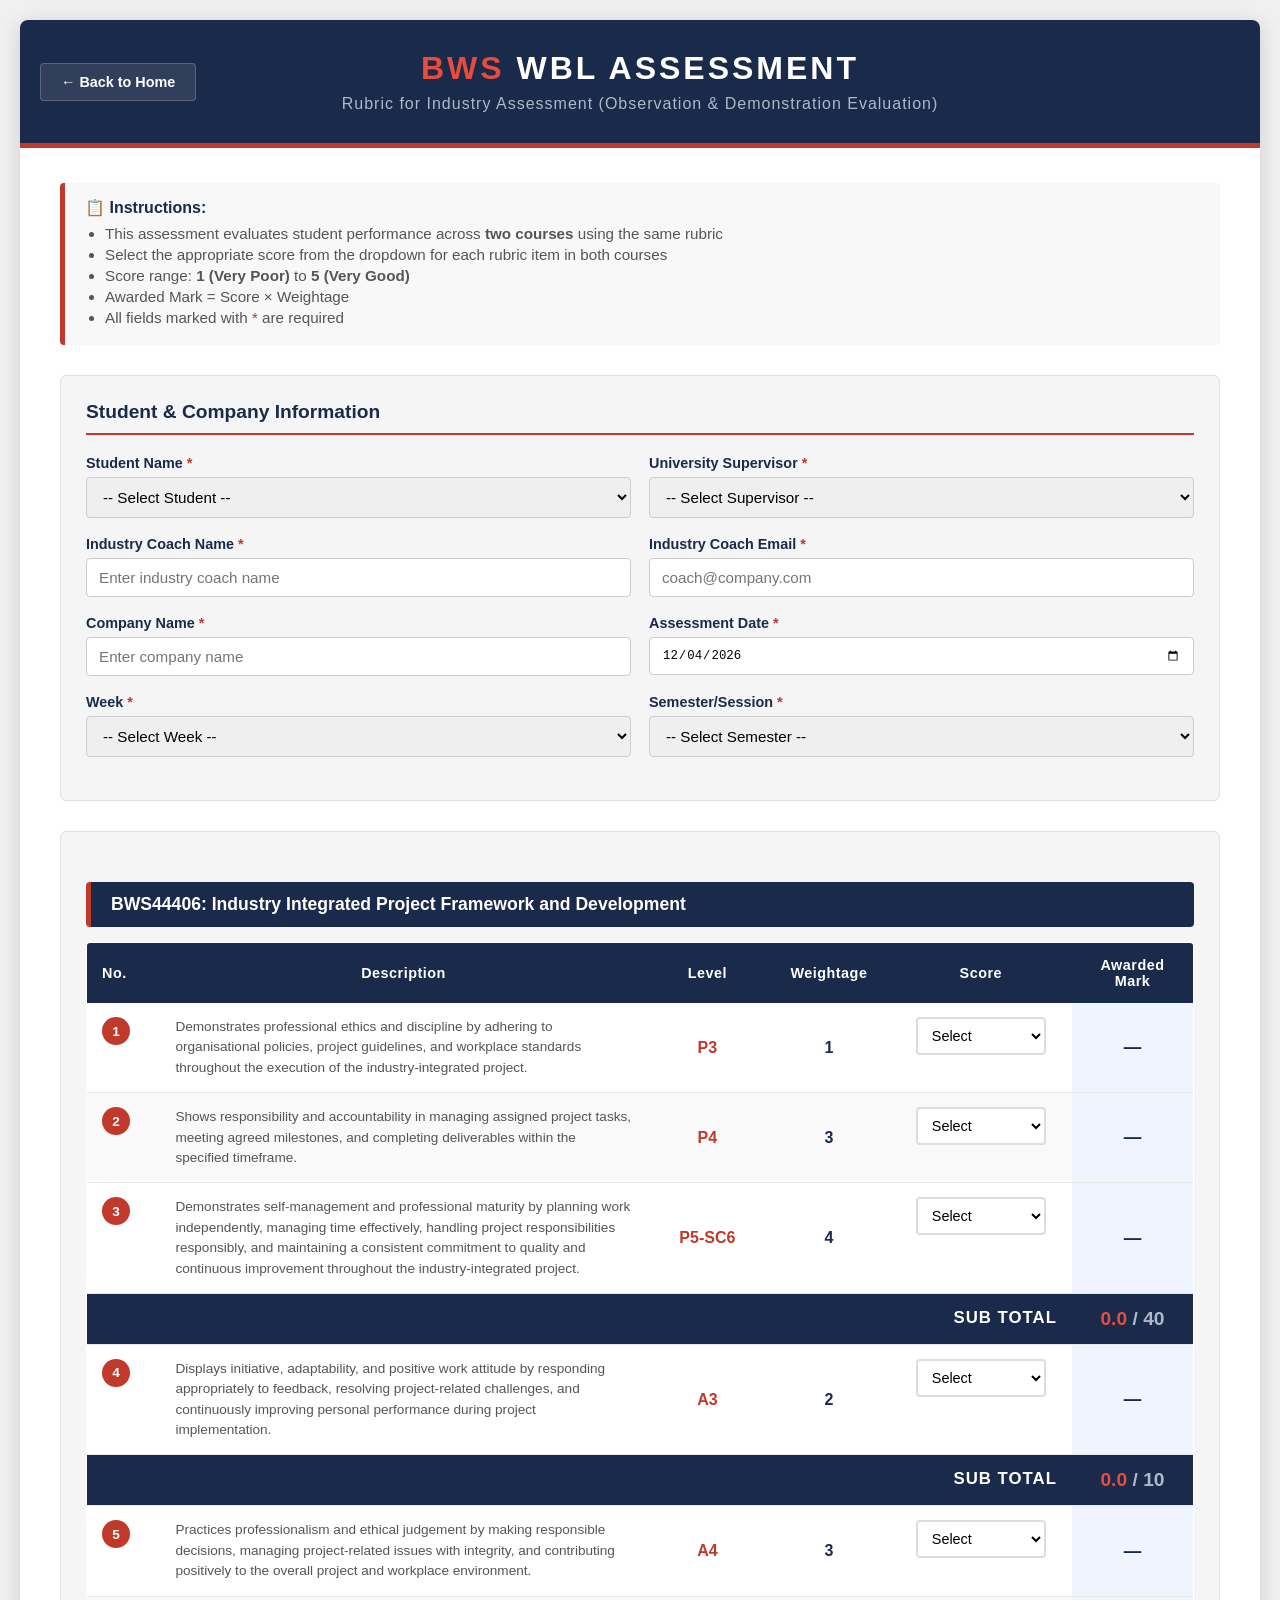
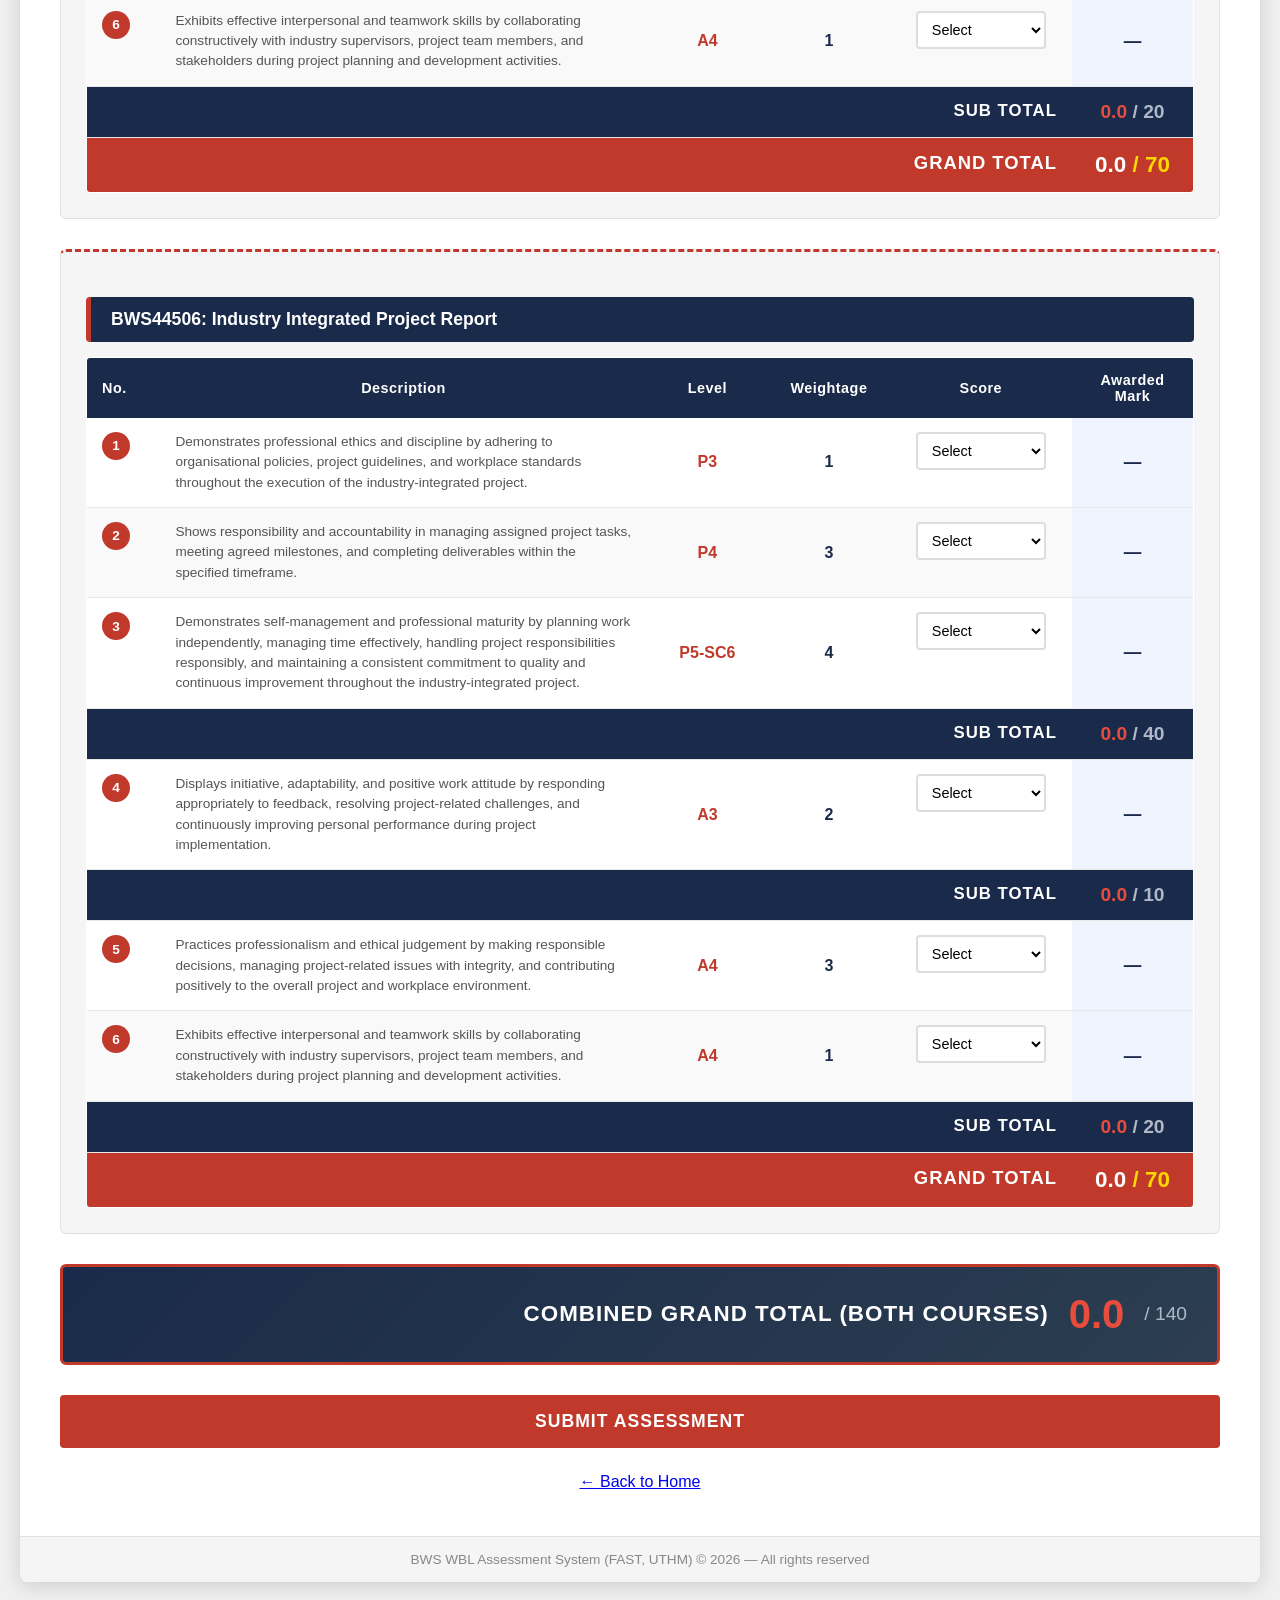
<file: observation_bws44406_44506.html>
<!DOCTYPE html>
<html lang="en">
<head>
    <meta charset="UTF-8">
    <meta name="viewport" content="width=device-width, initial-scale=1.0">
    <title>BWS WBL Assessment — BWS44406 & BWS44506</title>
    <link rel="stylesheet" href="css/style.css">
    <style>
        .awarded-col {
            text-align: center;
            font-weight: 700;
            font-size: 1.1em;
            color: #1a2a4a;
            vertical-align: middle !important;
            background: #f0f4ff;
        }
        .subtotal-row {
            background: #1a2a4a !important;
            color: white;
            font-weight: 700;
        }
        .subtotal-row td {
            border-bottom: none;
            padding: 15px;
        }
        .subtotal-label {
            text-align: right;
            padding-right: 20px;
            font-size: 1.05em;
            letter-spacing: 1px;
        }
        .subtotal-value {
            text-align: center;
            font-size: 1.2em;
            font-weight: 700;
        }
        .subtotal-awarded {
            color: #e74c3c;
        }
        .subtotal-total {
            color: #b0b8c8;
        }
        .grandtotal-row {
            background: #c0392b !important;
            color: white;
            font-weight: 700;
        }
        .grandtotal-row td {
            border-bottom: none;
            padding: 18px;
        }
        .grandtotal-label {
            text-align: right;
            padding-right: 20px;
            font-size: 1.15em;
            letter-spacing: 1px;
        }
        .grandtotal-value {
            text-align: center;
            font-size: 1.4em;
            font-weight: 700;
        }
        .grandtotal-awarded {
            color: #fff;
        }
        .grandtotal-total {
            color: #ffd700;
        }
        .score-dropdown {
            min-width: 120px;
            padding: 8px 10px;
            border: 2px solid #ddd;
            border-radius: 4px;
            font-size: 0.9em;
            cursor: pointer;
            background: white;
            transition: border-color 0.3s;
        }
        .score-dropdown:focus {
            outline: none;
            border-color: #1a2a4a;
        }
        .score-dropdown.scored {
            border-color: #27ae60;
            background: #e8f8f0;
        }
        .course-divider {
            margin-top: 30px;
            padding-top: 20px;
            border-top: 3px dashed #c0392b;
        }
    </style>
</head>
<body>
    <div class="container">
        <!-- Header -->
        <div class="header">
            <a href="index.html" class="back-btn">← Back to Home</a>
            <h1><span class="bws">BWS</span> WBL ASSESSMENT</h1>
            <p class="subtitle">Rubric for Industry Assessment (Observation & Demonstration Evaluation)</p>
        </div>

        <div class="content">
            <!-- Instructions -->
            <div class="instructions">
                <h3>📋 Instructions:</h3>
                <ul>
                    <li>This assessment evaluates student performance across <strong>two courses</strong> using the same rubric</li>
                    <li>Select the appropriate score from the dropdown for each rubric item in both courses</li>
                    <li>Score range: <strong>1 (Very Poor)</strong> to <strong>5 (Very Good)</strong></li>
                    <li>Awarded Mark = Score × Weightage</li>
                    <li>All fields marked with <span class="required">*</span> are required</li>
                </ul>
            </div>

            <form id="assessmentForm">
                <!-- Student & Company Information -->
                <div class="form-section">
                    <div class="section-title">Student & Company Information</div>
                    <div class="form-row">
                        <div class="form-group">
                            <label>Student Name <span class="required">*</span></label>
                            <select id="studentName" name="studentName" required>
                                <option value="">-- Select Student --</option>
                                <option value="Adam Danial Bin Azihan">Adam Danial Bin Azihan</option>
                                <option value="Aini Nadirah Binti Sasman">Aini Nadirah Binti Sasman</option>
                                <option value="Balqis Binti Mohd Yunus">Balqis Binti Mohd Yunus</option>
                                <option value="Devasreman A/l Krishnamurthy">Devasreman A/l Krishnamurthy</option>
                                <option value="Iffah Naqibah Binti Zainal Abidin">Iffah Naqibah Binti Zainal Abidin</option>
                                <option value="Ikmal Norhakim Bin Norhaziman">Ikmal Norhakim Bin Norhaziman</option>
                                <option value="Muhammad Fatin Bin Abd Rahman">Muhammad Fatin Bin Abd Rahman</option>
                                <option value="Muhammad Sufi Fahmy Bin Abdullah">Muhammad Sufi Fahmy Bin Abdullah</option>
                                <option value="Nor Afisya Eadie">Nor Afisya Eadie</option>
                                <option value="Nor Ali Yanshah Bin Mat Ra'e">Nor Ali Yanshah Bin Mat Ra'e</option>
                                <option value="Nor Balqis Binti Nor Zaini">Nor Balqis Binti Nor Zaini</option>
                                <option value="Norhusnina Zulaikha Binti Muhammad Rizwan">Norhusnina Zulaikha Binti Muhammad Rizwan</option>
                                <option value="Nur Ainna Binti Azman">Nur Ainna Binti Azman</option>
                                <option value="Nur Alia Munirah Binti Abdul Ghamar">Nur Alia Munirah Binti Abdul Ghamar</option>
                                <option value="Nur Zawawi Bin Nuzaidi">Nur Zawawi Bin Nuzaidi</option>
                                <option value="Nurhafizah Binti Azlan Hisham">Nurhafizah Binti Azlan Hisham</option>
                                <option value="Nurhusnah Binti Ruamin">Nurhusnah Binti Ruamin</option>
                                <option value="Nurul Athirah Binti Abdul Rahman">Nurul Athirah Binti Abdul Rahman</option>
                                <option value="Nurul Syahirah Binti Zairul Adam">Nurul Syahirah Binti Zairul Adam</option>
                                <option value="Rafa An Najwa Binti Mohammad Amiruddin">Rafa An Najwa Binti Mohammad Amiruddin</option>
                                <option value="Raja Nur Sabillah Binti Raja Saifullizan">Raja Nur Sabillah Binti Raja Saifullizan</option>
                                <option value="Safiyyah Nafeesa Binti Ismail">Safiyyah Nafeesa Binti Ismail</option>
                                <option value="Salwa Binti Md Saidi">Salwa Binti Md Saidi</option>
                                <option value="Siti Fatehah Binti Mahamad">Siti Fatehah Binti Mahamad</option>
                                <option value="Syarifah Adriana Binti Syed Fairuz Sazman">Syarifah Adriana Binti Syed Fairuz Sazman</option>
                                <option value="Toh Min Xuan">Toh Min Xuan</option>
                            </select>
                        </div>
                        <div class="form-group">
                            <label>University Supervisor <span class="required">*</span></label>
                            <select id="universitySupervisor" name="universitySupervisor" required>
                                <option value="">-- Select Supervisor --</option>
                                <option value="ASSOC. PROF. DR. FAZLINA BINTI AMAN">ASSOC. PROF. DR. FAZLINA BINTI AMAN</option>
                                <option value="ASSOC. PROF. DR. MOHD SAIFULLAH BIN RUSIMAN">ASSOC. PROF. DR. MOHD SAIFULLAH BIN RUSIMAN</option>
                                <option value="ASSOC. PROF. TS. DR. SITI SUHANA BINTI JAMAIAN">ASSOC. PROF. TS. DR. SITI SUHANA BINTI JAMAIAN</option>
                                <option value="DR. KEK SIE LONG">DR. KEK SIE LONG</option>
                                <option value="DR. LOGENTHIRAN MACHAP">DR. LOGENTHIRAN MACHAP</option>
                                <option value="PROF. TS.DR. AZME BIN KHAMIS">PROF. TS.DR. AZME BIN KHAMIS</option>
                                <option value="TS. DR. WAN NOR MUNIRAH BINTI ARIFFIN">TS. DR. WAN NOR MUNIRAH BINTI ARIFFIN</option>
                            </select>
                        </div>
                    </div>

                    <div class="form-row">
                        <div class="form-group">
                            <label>Industry Coach Name <span class="required">*</span></label>
                            <input type="text" id="industryCoach" name="industryCoach" required placeholder="Enter industry coach name">
                        </div>
                        <div class="form-group">
                            <label>Industry Coach Email <span class="required">*</span></label>
                            <input type="email" id="industryCoachEmail" name="industryCoachEmail" required placeholder="coach@company.com">
                        </div>
                    </div>

                    <div class="form-row">
                        <div class="form-group">
                            <label>Company Name <span class="required">*</span></label>
                            <input type="text" id="companyName" name="companyName" required placeholder="Enter company name">
                        </div>
                        <div class="form-group">
                            <label>Assessment Date <span class="required">*</span></label>
                            <input type="date" id="assessmentDate" name="assessmentDate" required>
                        </div>
                    </div>

                    <div class="form-row">
                        <div class="form-group">
                            <label>Week <span class="required">*</span></label>
                            <select id="week" name="week" required>
                                <option value="">-- Select Week --</option>
                                <option value="Week 1">Week 1</option>
                                <option value="Week 2">Week 2</option>
                                <option value="Week 3">Week 3</option>
                                <option value="Week 4">Week 4</option>
                                <option value="Week 5">Week 5</option>
                                <option value="Week 6">Week 6</option>
                                <option value="Week 7">Week 7</option>
                                <option value="Week 8">Week 8</option>
                                <option value="Week 9">Week 9</option>
                                <option value="Week 10">Week 10</option>
                                <option value="Week 11">Week 11</option>
                                <option value="Week 12">Week 12</option>
                                <option value="Week 13">Week 13</option>
                                <option value="Week 14">Week 14</option>
                                <option value="Week 15">Week 15</option>
                                <option value="Week 16">Week 16</option>
                                <option value="Week 17">Week 17</option>
                                <option value="Week 18">Week 18</option>
                                <option value="Week 19">Week 19</option>
                            </select>
                        </div>
                        <div class="form-group">
                            <label>Semester/Session <span class="required">*</span></label>
                            <select id="semester" name="semester" required>
                                <option value="">-- Select Semester --</option>
                                <option value="S2/20252026">S2/20252026</option>
                                <option value="S3/20252026">S3/20252026</option>
                                <option value="S1/20262027">S1/20262027</option>
                            </select>
                        </div>
                    </div>
                </div>

                <!-- ============ COURSE 1: BWS44406 ============ -->
                <div class="form-section">
                    <div class="course-title">BWS44406: Industry Integrated Project Framework and Development</div>
                    
                    <table class="rubric-table">
                        <thead>
                            <tr>
                                <th style="width: 5%;">No.</th>
                                <th style="width: 40%;">Description</th>
                                <th style="width: 10%;">Level</th>
                                <th style="width: 10%;">Weightage</th>
                                <th style="width: 15%;">Score</th>
                                <th style="width: 10%;">Awarded Mark</th>
                            </tr>
                        </thead>
                        <tbody>
                            <!-- Item 1 -->
                            <tr>
                                <td><span class="item-number">1</span></td>
                                <td class="item-description">Demonstrates professional ethics and discipline by adhering to organisational policies, project guidelines, and workplace standards throughout the execution of the industry-integrated project.</td>
                                <td class="level-col">P3</td>
                                <td class="weightage-col">1</td>
                                <td style="text-align: center;">
                                    <select class="score-dropdown" id="c1_item1" onchange="calculateCourse1(1, 1)">
                                        <option value="">Select</option>
                                        <option value="1">1</option>
                                        <option value="2">2</option>
                                        <option value="3">3</option>
                                        <option value="4">4</option>
                                        <option value="5">5</option>
                                    </select>
                                </td>
                                <td class="awarded-col" id="c1_award1">—</td>
                            </tr>
                            <!-- Item 2 -->
                            <tr>
                                <td><span class="item-number">2</span></td>
                                <td class="item-description">Shows responsibility and accountability in managing assigned project tasks, meeting agreed milestones, and completing deliverables within the specified timeframe.</td>
                                <td class="level-col">P4</td>
                                <td class="weightage-col">3</td>
                                <td style="text-align: center;">
                                    <select class="score-dropdown" id="c1_item2" onchange="calculateCourse1(2, 3)">
                                        <option value="">Select</option>
                                        <option value="1">1</option>
                                        <option value="2">2</option>
                                        <option value="3">3</option>
                                        <option value="4">4</option>
                                        <option value="5">5</option>
                                    </select>
                                </td>
                                <td class="awarded-col" id="c1_award2">—</td>
                            </tr>
                            <!-- Item 3 -->
                            <tr>
                                <td><span class="item-number">3</span></td>
                                <td class="item-description">Demonstrates self-management and professional maturity by planning work independently, managing time effectively, handling project responsibilities responsibly, and maintaining a consistent commitment to quality and continuous improvement throughout the industry-integrated project.</td>
                                <td class="level-col">P5-SC6</td>
                                <td class="weightage-col">4</td>
                                <td style="text-align: center;">
                                    <select class="score-dropdown" id="c1_item3" onchange="calculateCourse1(3, 4)">
                                        <option value="">Select</option>
                                        <option value="1">1</option>
                                        <option value="2">2</option>
                                        <option value="3">3</option>
                                        <option value="4">4</option>
                                        <option value="5">5</option>
                                    </select>
                                </td>
                                <td class="awarded-col" id="c1_award3">—</td>
                            </tr>
                            <!-- Sub Total Row 1 -->
                            <tr class="subtotal-row">
                                <td colspan="5" class="subtotal-label">SUB TOTAL</td>
                                <td class="subtotal-value">
                                    <span class="subtotal-awarded" id="c1_sub1">0.0</span>
                                    <span class="subtotal-total"> / 40</span>
                                </td>
                            </tr>

                            <!-- Item 4 -->
                            <tr>
                                <td><span class="item-number">4</span></td>
                                <td class="item-description">Displays initiative, adaptability, and positive work attitude by responding appropriately to feedback, resolving project-related challenges, and continuously improving personal performance during project implementation.</td>
                                <td class="level-col">A3</td>
                                <td class="weightage-col">2</td>
                                <td style="text-align: center;">
                                    <select class="score-dropdown" id="c1_item4" onchange="calculateCourse1(4, 2)">
                                        <option value="">Select</option>
                                        <option value="1">1</option>
                                        <option value="2">2</option>
                                        <option value="3">3</option>
                                        <option value="4">4</option>
                                        <option value="5">5</option>
                                    </select>
                                </td>
                                <td class="awarded-col" id="c1_award4">—</td>
                            </tr>
                            <!-- Sub Total Row 2 -->
                            <tr class="subtotal-row">
                                <td colspan="5" class="subtotal-label">SUB TOTAL</td>
                                <td class="subtotal-value">
                                    <span class="subtotal-awarded" id="c1_sub2">0.0</span>
                                    <span class="subtotal-total"> / 10</span>
                                </td>
                            </tr>

                            <!-- Item 5 -->
                            <tr>
                                <td><span class="item-number">5</span></td>
                                <td class="item-description">Practices professionalism and ethical judgement by making responsible decisions, managing project-related issues with integrity, and contributing positively to the overall project and workplace environment.</td>
                                <td class="level-col">A4</td>
                                <td class="weightage-col">3</td>
                                <td style="text-align: center;">
                                    <select class="score-dropdown" id="c1_item5" onchange="calculateCourse1(5, 3)">
                                        <option value="">Select</option>
                                        <option value="1">1</option>
                                        <option value="2">2</option>
                                        <option value="3">3</option>
                                        <option value="4">4</option>
                                        <option value="5">5</option>
                                    </select>
                                </td>
                                <td class="awarded-col" id="c1_award5">—</td>
                            </tr>
                            <!-- Item 6 -->
                            <tr>
                                <td><span class="item-number">6</span></td>
                                <td class="item-description">Exhibits effective interpersonal and teamwork skills by collaborating constructively with industry supervisors, project team members, and stakeholders during project planning and development activities.</td>
                                <td class="level-col">A4</td>
                                <td class="weightage-col">1</td>
                                <td style="text-align: center;">
                                    <select class="score-dropdown" id="c1_item6" onchange="calculateCourse1(6, 1)">
                                        <option value="">Select</option>
                                        <option value="1">1</option>
                                        <option value="2">2</option>
                                        <option value="3">3</option>
                                        <option value="4">4</option>
                                        <option value="5">5</option>
                                    </select>
                                </td>
                                <td class="awarded-col" id="c1_award6">—</td>
                            </tr>
                            <!-- Sub Total Row 3 (Cluster 5 & 6) -->
                            <tr class="subtotal-row">
                                <td colspan="5" class="subtotal-label">SUB TOTAL</td>
                                <td class="subtotal-value">
                                    <span class="subtotal-awarded" id="c1_sub3">0.0</span>
                                    <span class="subtotal-total"> / 20</span>
                                </td>
                            </tr>
                            
                            <!-- Grand Total Row -->
                            <tr class="grandtotal-row">
                                <td colspan="5" class="grandtotal-label">GRAND TOTAL</td>
                                <td class="grandtotal-value">
                                    <span class="grandtotal-awarded" id="c1_grand">0.0</span>
                                    <span class="grandtotal-total"> / 70</span>
                                </td>
                            </tr>
                        </tbody>
                    </table>
                </div>

                <!-- ============ COURSE 2: BWS44506 ============ -->
                <div class="form-section course-divider">
                    <div class="course-title">BWS44506: Industry Integrated Project Report</div>
                    
                    <table class="rubric-table">
                        <thead>
                            <tr>
                                <th style="width: 5%;">No.</th>
                                <th style="width: 40%;">Description</th>
                                <th style="width: 10%;">Level</th>
                                <th style="width: 10%;">Weightage</th>
                                <th style="width: 15%;">Score</th>
                                <th style="width: 10%;">Awarded Mark</th>
                            </tr>
                        </thead>
                        <tbody>
                            <!-- Item 1 -->
                            <tr>
                                <td><span class="item-number">1</span></td>
                                <td class="item-description">Demonstrates professional ethics and discipline by adhering to organisational policies, project guidelines, and workplace standards throughout the execution of the industry-integrated project.</td>
                                <td class="level-col">P3</td>
                                <td class="weightage-col">1</td>
                                <td style="text-align: center;">
                                    <select class="score-dropdown" id="c2_item1" onchange="calculateCourse2(1, 1)">
                                        <option value="">Select</option>
                                        <option value="1">1</option>
                                        <option value="2">2</option>
                                        <option value="3">3</option>
                                        <option value="4">4</option>
                                        <option value="5">5</option>
                                    </select>
                                </td>
                                <td class="awarded-col" id="c2_award1">—</td>
                            </tr>
                            <!-- Item 2 -->
                            <tr>
                                <td><span class="item-number">2</span></td>
                                <td class="item-description">Shows responsibility and accountability in managing assigned project tasks, meeting agreed milestones, and completing deliverables within the specified timeframe.</td>
                                <td class="level-col">P4</td>
                                <td class="weightage-col">3</td>
                                <td style="text-align: center;">
                                    <select class="score-dropdown" id="c2_item2" onchange="calculateCourse2(2, 3)">
                                        <option value="">Select</option>
                                        <option value="1">1</option>
                                        <option value="2">2</option>
                                        <option value="3">3</option>
                                        <option value="4">4</option>
                                        <option value="5">5</option>
                                    </select>
                                </td>
                                <td class="awarded-col" id="c2_award2">—</td>
                            </tr>
                            <!-- Item 3 -->
                            <tr>
                                <td><span class="item-number">3</span></td>
                                <td class="item-description">Demonstrates self-management and professional maturity by planning work independently, managing time effectively, handling project responsibilities responsibly, and maintaining a consistent commitment to quality and continuous improvement throughout the industry-integrated project.</td>
                                <td class="level-col">P5-SC6</td>
                                <td class="weightage-col">4</td>
                                <td style="text-align: center;">
                                    <select class="score-dropdown" id="c2_item3" onchange="calculateCourse2(3, 4)">
                                        <option value="">Select</option>
                                        <option value="1">1</option>
                                        <option value="2">2</option>
                                        <option value="3">3</option>
                                        <option value="4">4</option>
                                        <option value="5">5</option>
                                    </select>
                                </td>
                                <td class="awarded-col" id="c2_award3">—</td>
                            </tr>
                            <!-- Sub Total Row 1 -->
                            <tr class="subtotal-row">
                                <td colspan="5" class="subtotal-label">SUB TOTAL</td>
                                <td class="subtotal-value">
                                    <span class="subtotal-awarded" id="c2_sub1">0.0</span>
                                    <span class="subtotal-total"> / 40</span>
                                </td>
                            </tr>

                            <!-- Item 4 -->
                            <tr>
                                <td><span class="item-number">4</span></td>
                                <td class="item-description">Displays initiative, adaptability, and positive work attitude by responding appropriately to feedback, resolving project-related challenges, and continuously improving personal performance during project implementation.</td>
                                <td class="level-col">A3</td>
                                <td class="weightage-col">2</td>
                                <td style="text-align: center;">
                                    <select class="score-dropdown" id="c2_item4" onchange="calculateCourse2(4, 2)">
                                        <option value="">Select</option>
                                        <option value="1">1</option>
                                        <option value="2">2</option>
                                        <option value="3">3</option>
                                        <option value="4">4</option>
                                        <option value="5">5</option>
                                    </select>
                                </td>
                                <td class="awarded-col" id="c2_award4">—</td>
                            </tr>
                            <!-- Sub Total Row 2 -->
                            <tr class="subtotal-row">
                                <td colspan="5" class="subtotal-label">SUB TOTAL</td>
                                <td class="subtotal-value">
                                    <span class="subtotal-awarded" id="c2_sub2">0.0</span>
                                    <span class="subtotal-total"> / 10</span>
                                </td>
                            </tr>

                            <!-- Item 5 -->
                            <tr>
                                <td><span class="item-number">5</span></td>
                                <td class="item-description">Practices professionalism and ethical judgement by making responsible decisions, managing project-related issues with integrity, and contributing positively to the overall project and workplace environment.</td>
                                <td class="level-col">A4</td>
                                <td class="weightage-col">3</td>
                                <td style="text-align: center;">
                                    <select class="score-dropdown" id="c2_item5" onchange="calculateCourse2(5, 3)">
                                        <option value="">Select</option>
                                        <option value="1">1</option>
                                        <option value="2">2</option>
                                        <option value="3">3</option>
                                        <option value="4">4</option>
                                        <option value="5">5</option>
                                    </select>
                                </td>
                                <td class="awarded-col" id="c2_award5">—</td>
                            </tr>
                            <!-- Item 6 -->
                            <tr>
                                <td><span class="item-number">6</span></td>
                                <td class="item-description">Exhibits effective interpersonal and teamwork skills by collaborating constructively with industry supervisors, project team members, and stakeholders during project planning and development activities.</td>
                                <td class="level-col">A4</td>
                                <td class="weightage-col">1</td>
                                <td style="text-align: center;">
                                    <select class="score-dropdown" id="c2_item6" onchange="calculateCourse2(6, 1)">
                                        <option value="">Select</option>
                                        <option value="1">1</option>
                                        <option value="2">2</option>
                                        <option value="3">3</option>
                                        <option value="4">4</option>
                                        <option value="5">5</option>
                                    </select>
                                </td>
                                <td class="awarded-col" id="c2_award6">—</td>
                            </tr>
                            <!-- Sub Total Row 3 (Cluster 5 & 6) -->
                            <tr class="subtotal-row">
                                <td colspan="5" class="subtotal-label">SUB TOTAL</td>
                                <td class="subtotal-value">
                                    <span class="subtotal-awarded" id="c2_sub3">0.0</span>
                                    <span class="subtotal-total"> / 20</span>
                                </td>
                            </tr>
                            
                            <!-- Grand Total Row -->
                            <tr class="grandtotal-row">
                                <td colspan="5" class="grandtotal-label">GRAND TOTAL</td>
                                <td class="grandtotal-value">
                                    <span class="grandtotal-awarded" id="c2_grand">0.0</span>
                                    <span class="grandtotal-total"> / 70</span>
                                </td>
                            </tr>
                        </tbody>
                    </table>
                </div>

                <!-- Combined Grand Total -->
                <div class="grand-total-section">
                    <span class="grand-total-label">COMBINED GRAND TOTAL (BOTH COURSES)</span>
                    <span class="grand-total-score" id="combined_total">0.0</span>
                    <span class="grand-total-max">/ 140</span>
                </div>

                <button type="submit" class="submit-btn">SUBMIT ASSESSMENT</button>

                <div id="successMessage" class="success-message">
                    ✅ Assessment submitted successfully! Thank you for your evaluation.
                </div>
                <div id="errorMessage" class="error-message">
                    ❌ Error submitting assessment. Please try again.
                </div>

                <!-- Bottom Navigation -->
                <div style="text-align: center; margin: 25px 0 10px 0;">
                    <a href="index.html" class="bottom-home-btn">← Back to Home</a>
                </div>
            </form>
        </div>

        <div class="footer">
            BWS WBL Assessment System (FAST, UTHM) &copy; 2026 — All rights reserved
        </div>
    </div>

    <script src="js/app.js"></script>
    <script>
        // Set today's date as default
        document.addEventListener('DOMContentLoaded', function() {
            const dateEl = document.getElementById('assessmentDate');
            if (dateEl) dateEl.valueAsDate = new Date();
        });

        // ===== COURSE 1 (BWS44406) =====
        function calculateCourse1(itemNum, weight) {
            const dropdown = document.getElementById(`c1_item${itemNum}`);
            const awardedEl = document.getElementById(`c1_award${itemNum}`);
            const scoreValue = dropdown.value;
            
            if (scoreValue) {
                const awardedMark = parseFloat(scoreValue) * weight;
                awardedEl.textContent = awardedMark.toFixed(1);
                awardedEl.style.color = '#1a2a4a';
                dropdown.classList.add('scored');
            } else {
                awardedEl.textContent = '—';
                awardedEl.style.color = '#ccc';
                dropdown.classList.remove('scored');
            }
            
            let sub1 = 0, sub2 = 0, sub3 = 0;
            // Cluster 1: Items 1, 2, 3
            for (let i = 1; i <= 3; i++) {
                const el = document.getElementById(`c1_award${i}`);
                sub1 += el.textContent !== '—' ? parseFloat(el.textContent) : 0;
            }
            // Cluster 2: Item 4
            const el4 = document.getElementById('c1_award4');
            sub2 += el4.textContent !== '—' ? parseFloat(el4.textContent) : 0;
            // Cluster 3: Items 5 & 6
            for (let i = 5; i <= 6; i++) {
                const el = document.getElementById(`c1_award${i}`);
                sub3 += el.textContent !== '—' ? parseFloat(el.textContent) : 0;
            }
            
            document.getElementById('c1_sub1').textContent = sub1.toFixed(1);
            document.getElementById('c1_sub2').textContent = sub2.toFixed(1);
            document.getElementById('c1_sub3').textContent = sub3.toFixed(1);
            document.getElementById('c1_grand').textContent = (sub1 + sub2 + sub3).toFixed(1);
            
            calculateCombinedTotal();
        }

        // ===== COURSE 2 (BWS44506) =====
        function calculateCourse2(itemNum, weight) {
            const dropdown = document.getElementById(`c2_item${itemNum}`);
            const awardedEl = document.getElementById(`c2_award${itemNum}`);
            const scoreValue = dropdown.value;
            
            if (scoreValue) {
                const awardedMark = parseFloat(scoreValue) * weight;
                awardedEl.textContent = awardedMark.toFixed(1);
                awardedEl.style.color = '#1a2a4a';
                dropdown.classList.add('scored');
            } else {
                awardedEl.textContent = '—';
                awardedEl.style.color = '#ccc';
                dropdown.classList.remove('scored');
            }
            
            let sub1 = 0, sub2 = 0, sub3 = 0;
            // Cluster 1: Items 1, 2, 3
            for (let i = 1; i <= 3; i++) {
                const el = document.getElementById(`c2_award${i}`);
                sub1 += el.textContent !== '—' ? parseFloat(el.textContent) : 0;
            }
            // Cluster 2: Item 4
            const el4 = document.getElementById('c2_award4');
            sub2 += el4.textContent !== '—' ? parseFloat(el4.textContent) : 0;
            // Cluster 3: Items 5 & 6
            for (let i = 5; i <= 6; i++) {
                const el = document.getElementById(`c2_award${i}`);
                sub3 += el.textContent !== '—' ? parseFloat(el.textContent) : 0;
            }
            
            document.getElementById('c2_sub1').textContent = sub1.toFixed(1);
            document.getElementById('c2_sub2').textContent = sub2.toFixed(1);
            document.getElementById('c2_sub3').textContent = sub3.toFixed(1);
            document.getElementById('c2_grand').textContent = (sub1 + sub2 + sub3).toFixed(1);
            
            calculateCombinedTotal();
        }

        // ===== Combined Grand Total =====
        function calculateCombinedTotal() {
            const c1 = parseFloat(document.getElementById('c1_grand').textContent) || 0;
            const c2 = parseFloat(document.getElementById('c2_grand').textContent) || 0;
            document.getElementById('combined_total').textContent = (c1 + c2).toFixed(1);
        }

        // ===== Form Submission =====
        document.getElementById('assessmentForm').addEventListener('submit', async function(e) {
            e.preventDefault();

            const formData = {
                assessmentType: 'Observation - BWS44406 & BWS44506',
                course1Code: 'BWS44406',
                course1Name: 'Industry Integrated Project Framework and Development',
                course2Code: 'BWS44506',
                course2Name: 'Industry Integrated Project Report',
                studentName: document.getElementById('studentName').value,
                universitySupervisor: document.getElementById('universitySupervisor').value,
                industryCoach: document.getElementById('industryCoach').value,
                industryCoachEmail: document.getElementById('industryCoachEmail').value,
                companyName: document.getElementById('companyName').value,
                assessmentDate: document.getElementById('assessmentDate').value,
                week: document.getElementById('week').value,
                semester: document.getElementById('semester').value,
                // Course 1 scores
                c1_item1: document.getElementById('c1_item1').value,
                c1_item2: document.getElementById('c1_item2').value,
                c1_item3: document.getElementById('c1_item3').value,
                c1_item4: document.getElementById('c1_item4').value,
                c1_item5: document.getElementById('c1_item5').value,
                c1_item6: document.getElementById('c1_item6').value,
                c1_sub1: document.getElementById('c1_sub1').textContent,
                c1_sub2: document.getElementById('c1_sub2').textContent,
                c1_sub3: document.getElementById('c1_sub3').textContent,
                c1_total: document.getElementById('c1_grand').textContent,
                // Course 2 scores
                c2_item1: document.getElementById('c2_item1').value,
                c2_item2: document.getElementById('c2_item2').value,
                c2_item3: document.getElementById('c2_item3').value,
                c2_item4: document.getElementById('c2_item4').value,
                c2_item5: document.getElementById('c2_item5').value,
                c2_item6: document.getElementById('c2_item6').value,
                c2_sub1: document.getElementById('c2_sub1').textContent,
                c2_sub2: document.getElementById('c2_sub2').textContent,
                c2_sub3: document.getElementById('c2_sub3').textContent,
                c2_total: document.getElementById('c2_grand').textContent,
                // Combined
                combined_total: document.getElementById('combined_total').textContent,
                submissionDate: new Date().toISOString()
            };

            try {
                const SCRIPT_URL = 'https://script.google.com/macros/s/AKfycbyKXVkjsnpW_Z-8mB8HyRMkdZpqI-WQx2vonL1pYTXpwb-zK2UqI0HQmnm89S_bD4LMRg/exec';
                await fetch(SCRIPT_URL, {
                    method: 'POST',
                    mode: 'no-cors',
                    headers: { 'Content-Type': 'application/json' },
                    body: JSON.stringify(formData)
                });

                document.getElementById('successMessage').style.display = 'block';
                document.getElementById('errorMessage').style.display = 'none';

                setTimeout(() => {
                    this.reset();
                    // Reset Course 1
                    for (let i = 1; i <= 6; i++) {
                        const item = document.getElementById(`c1_item${i}`);
                        if (item) { item.value = ''; item.classList.remove('scored'); }
                        const award = document.getElementById(`c1_award${i}`);
                        if (award) { award.textContent = '—'; award.style.color = '#ccc'; }
                    }
                    document.getElementById('c1_sub1').textContent = '0.0';
                    document.getElementById('c1_sub2').textContent = '0.0';
                    document.getElementById('c1_sub3').textContent = '0.0';
                    document.getElementById('c1_grand').textContent = '0.0';
                    
                    // Reset Course 2
                    for (let i = 1; i <= 6; i++) {
                        const item = document.getElementById(`c2_item${i}`);
                        if (item) { item.value = ''; item.classList.remove('scored'); }
                        const award = document.getElementById(`c2_award${i}`);
                        if (award) { award.textContent = '—'; award.style.color = '#ccc'; }
                    }
                    document.getElementById('c2_sub1').textContent = '0.0';
                    document.getElementById('c2_sub2').textContent = '0.0';
                    document.getElementById('c2_sub3').textContent = '0.0';
                    document.getElementById('c2_grand').textContent = '0.0';
                    
                    document.getElementById('combined_total').textContent = '0.0';
                    document.getElementById('successMessage').style.display = 'none';
                    document.getElementById('assessmentDate').valueAsDate = new Date();
                }, 3000);
            } catch (error) {
                console.error('Error:', error);
                document.getElementById('errorMessage').style.display = 'block';
                document.getElementById('successMessage').style.display = 'none';
            }
        });
    </script>
</body>
</html>
</file>
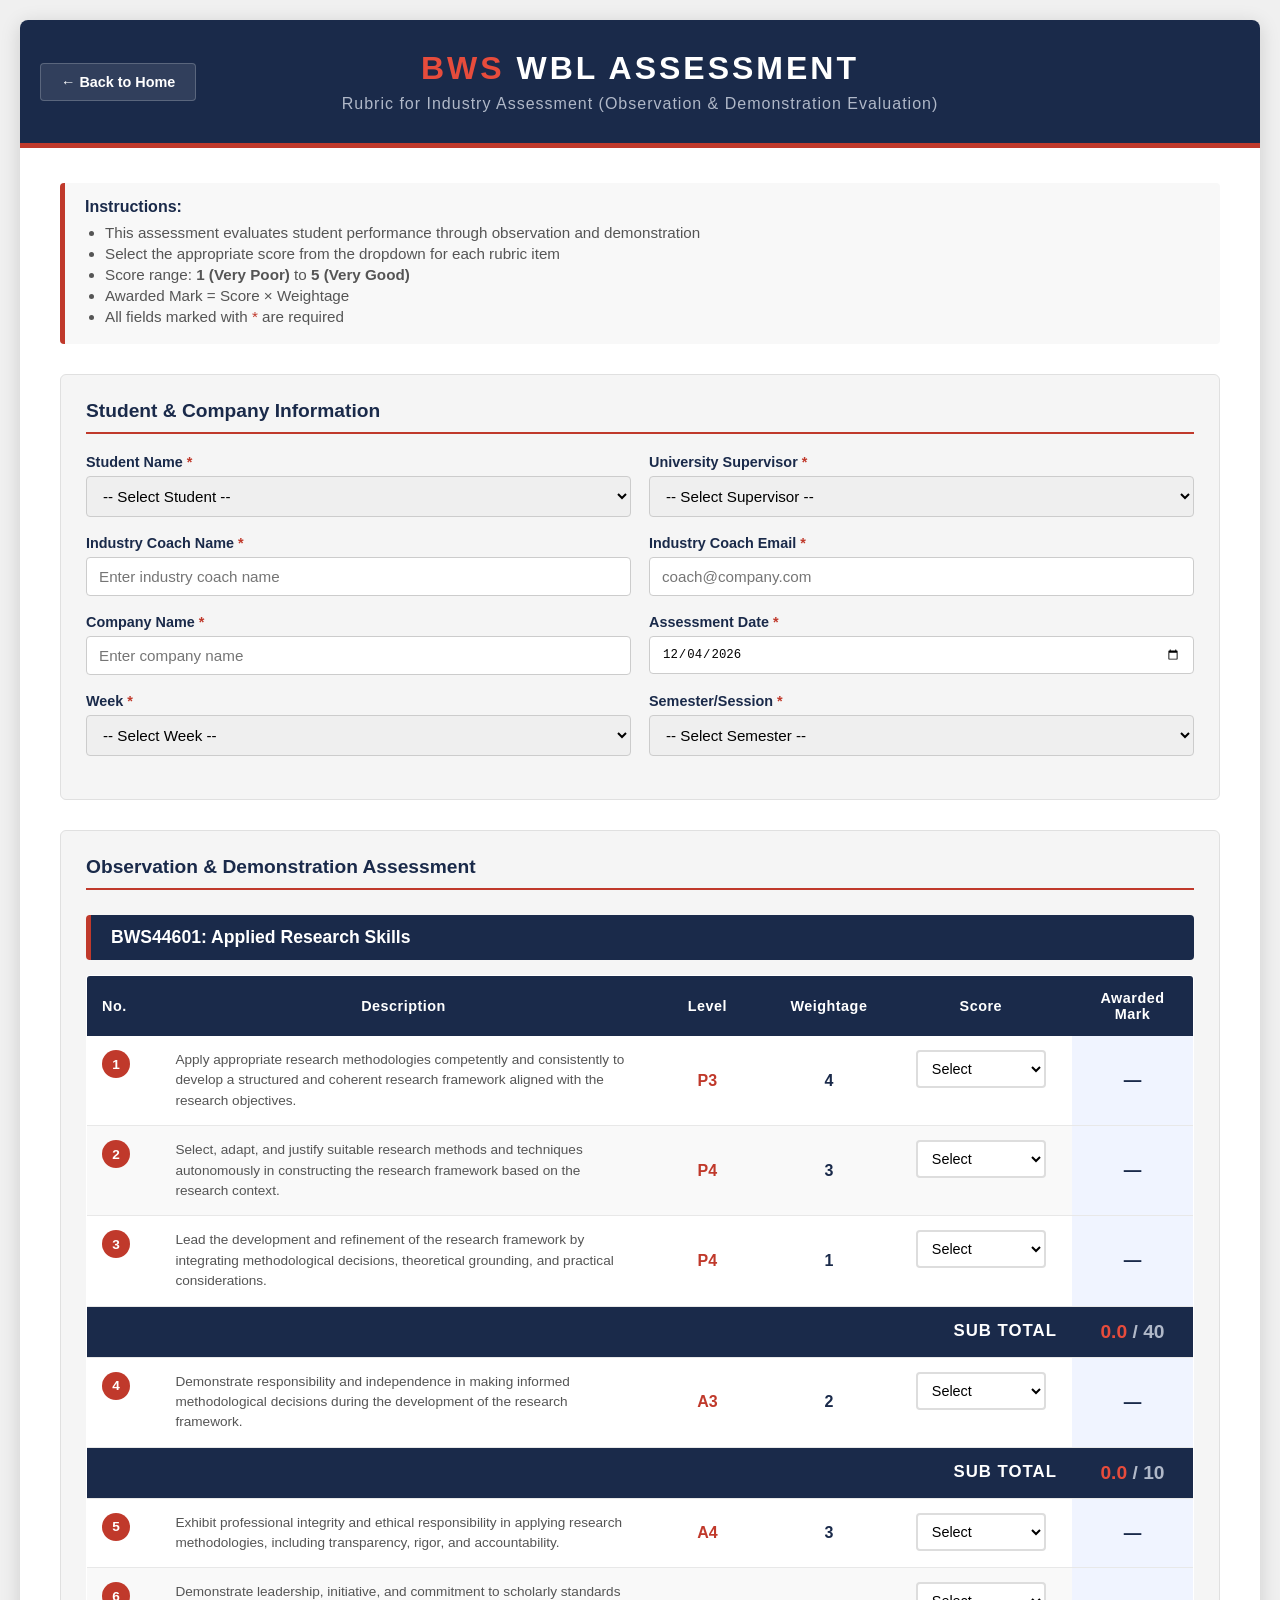
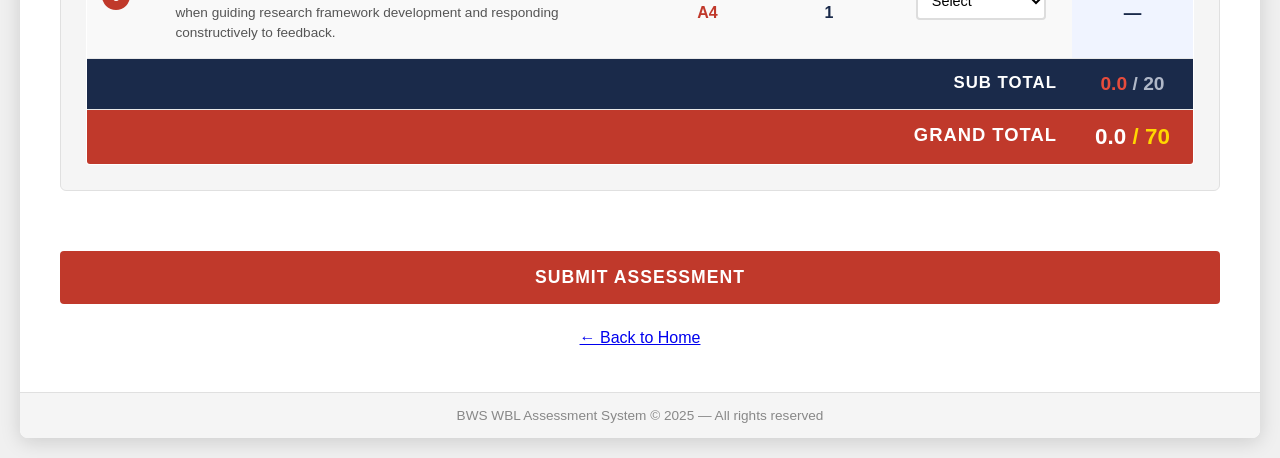
<file: observation_bws44601.html>
<!DOCTYPE html>
<html lang="en">
<head>
    <meta charset="UTF-8">
    <meta name="viewport" content="width=device-width, initial-scale=1.0">
    <title>BWS WBL Assessment — BWS44601 Applied Research Skills</title>
    <link rel="stylesheet" href="css/style.css">
    <style>
        .awarded-col {
            text-align: center;
            font-weight: 700;
            font-size: 1.1em;
            color: #1a2a4a;
            vertical-align: middle !important;
            background: #f0f4ff;
        }
        .subtotal-row {
            background: #1a2a4a !important;
            color: white;
            font-weight: 700;
        }
        .subtotal-row td {
            border-bottom: none;
            padding: 15px;
        }
        .subtotal-label {
            text-align: right;
            padding-right: 20px;
            font-size: 1.05em;
            letter-spacing: 1px;
        }
        .subtotal-value {
            text-align: center;
            font-size: 1.2em;
            font-weight: 700;
        }
        .subtotal-awarded {
            color: #e74c3c;
        }
        .subtotal-total {
            color: #b0b8c8;
        }
        .grandtotal-row {
            background: #c0392b !important;
            color: white;
            font-weight: 700;
        }
        .grandtotal-row td {
            border-bottom: none;
            padding: 18px;
        }
        .grandtotal-label {
            text-align: right;
            padding-right: 20px;
            font-size: 1.15em;
            letter-spacing: 1px;
        }
        .grandtotal-value {
            text-align: center;
            font-size: 1.4em;
            font-weight: 700;
        }
        .grandtotal-awarded {
            color: #fff;
        }
        .grandtotal-total {
            color: #ffd700;
        }
        .score-dropdown {
            min-width: 120px;
            padding: 8px 10px;
            border: 2px solid #ddd;
            border-radius: 4px;
            font-size: 0.9em;
            cursor: pointer;
            background: white;
            transition: border-color 0.3s;
        }
        .score-dropdown:focus {
            outline: none;
            border-color: #1a2a4a;
        }
        .score-dropdown.scored {
            border-color: #27ae60;
            background: #e8f8f0;
        }
    </style>
</head>
<body>
    <div class="container">
        <!-- Header -->
        <div class="header">
            <a href="index.html" class="back-btn">← Back to Home</a>
            <h1><span class="bws">BWS</span> WBL ASSESSMENT</h1>
            <p class="subtitle">Rubric for Industry Assessment (Observation & Demonstration Evaluation)</p>
        </div>

        <div class="content">
            <!-- Instructions -->
            <div class="instructions">
                <h3> Instructions:</h3>
                <ul>
                    <li>This assessment evaluates student performance through observation and demonstration</li>
                    <li>Select the appropriate score from the dropdown for each rubric item</li>
                    <li>Score range: <strong>1 (Very Poor)</strong> to <strong>5 (Very Good)</strong></li>
                    <li>Awarded Mark = Score × Weightage</li>
                    <li>All fields marked with <span class="required">*</span> are required</li>
                </ul>
            </div>

            <form id="assessmentForm">
                <!-- Student & Company Information -->
                <div class="form-section">
                    <div class="section-title">Student & Company Information</div>
                    <div class="form-row">
                        <div class="form-group">
                            <label>Student Name <span class="required">*</span></label>
                            <select id="studentName" name="studentName" required>
                                <option value="">-- Select Student --</option>
                                <option value="Adam Danial Bin Azihan">Adam Danial Bin Azihan</option>
                                <option value="Aini Nadirah Binti Sasman">Aini Nadirah Binti Sasman</option>
                                <option value="Balqis Binti Mohd Yunus">Balqis Binti Mohd Yunus</option>
                                <option value="Devasreman A/l Krishnamurthy">Devasreman A/l Krishnamurthy</option>
                                <option value="Iffah Naqibah Binti Zainal Abidin">Iffah Naqibah Binti Zainal Abidin</option>
                                <option value="Ikmal Norhakim Bin Norhaziman">Ikmal Norhakim Bin Norhaziman</option>
                                <option value="Muhammad Fatin Bin Abd Rahman">Muhammad Fatin Bin Abd Rahman</option>
                                <option value="Muhammad Sufi Fahmy Bin Abdullah">Muhammad Sufi Fahmy Bin Abdullah</option>
                                <option value="Nor Afisya Eadie">Nor Afisya Eadie</option>
                                <option value="Nor Ali Yanshah Bin Mat Ra'e">Nor Ali Yanshah Bin Mat Ra'e</option>
                                <option value="Nor Balqis Binti Nor Zaini">Nor Balqis Binti Nor Zaini</option>
                                <option value="Norhusnina Zulaikha Binti Muhammad Rizwan">Norhusnina Zulaikha Binti Muhammad Rizwan</option>
                                <option value="Nur Ainna Binti Azman">Nur Ainna Binti Azman</option>
                                <option value="Nur Alia Munirah Binti Abdul Ghamar">Nur Alia Munirah Binti Abdul Ghamar</option>
                                <option value="Nur Zawawi Bin Nuzaidi">Nur Zawawi Bin Nuzaidi</option>
                                <option value="Nurhafizah Binti Azlan Hisham">Nurhafizah Binti Azlan Hisham</option>
                                <option value="Nurhusnah Binti Ruamin">Nurhusnah Binti Ruamin</option>
                                <option value="Nurul Athirah Binti Abdul Rahman">Nurul Athirah Binti Abdul Rahman</option>
                                <option value="Nurul Syahirah Binti Zairul Adam">Nurul Syahirah Binti Zairul Adam</option>
                                <option value="Rafa An Najwa Binti Mohammad Amiruddin">Rafa An Najwa Binti Mohammad Amiruddin</option>
                                <option value="Raja Nur Sabillah Binti Raja Saifullizan">Raja Nur Sabillah Binti Raja Saifullizan</option>
                                <option value="Safiyyah Nafeesa Binti Ismail">Safiyyah Nafeesa Binti Ismail</option>
                                <option value="Salwa Binti Md Saidi">Salwa Binti Md Saidi</option>
                                <option value="Siti Fatehah Binti Mahamad">Siti Fatehah Binti Mahamad</option>
                                <option value="Syarifah Adriana Binti Syed Fairuz Sazman">Syarifah Adriana Binti Syed Fairuz Sazman</option>
                                <option value="Toh Min Xuan">Toh Min Xuan</option>
                            </select>
                        </div>
                        <div class="form-group">
                            <label>University Supervisor <span class="required">*</span></label>
                            <select id="universitySupervisor" name="universitySupervisor" required>
                                <option value="">-- Select Supervisor --</option>
                                <option value="ASSOC. PROF. DR. FAZLINA BINTI AMAN">ASSOC. PROF. DR. FAZLINA BINTI AMAN</option>
                                <option value="ASSOC. PROF. DR. MOHD SAIFULLAH BIN RUSIMAN">ASSOC. PROF. DR. MOHD SAIFULLAH BIN RUSIMAN</option>
                                <option value="ASSOC. PROF. TS. DR. SITI SUHANA BINTI JAMAIAN">ASSOC. PROF. TS. DR. SITI SUHANA BINTI JAMAIAN</option>
                                <option value="DR. KEK SIE LONG">DR. KEK SIE LONG</option>
                                <option value="DR. LOGENTHIRAN MACHAP">DR. LOGENTHIRAN MACHAP</option>
                                <option value="PROF. TS.DR. AZME BIN KHAMIS">PROF. TS.DR. AZME BIN KHAMIS</option>
                                <option value="TS. DR. WAN NOR MUNIRAH BINTI ARIFFIN">TS. DR. WAN NOR MUNIRAH BINTI ARIFFIN</option>
                            </select>
                        </div>
                    </div>

                    <div class="form-row">
                        <div class="form-group">
                            <label>Industry Coach Name <span class="required">*</span></label>
                            <input type="text" id="industryCoach" name="industryCoach" required placeholder="Enter industry coach name">
                        </div>
                        <div class="form-group">
                            <label>Industry Coach Email <span class="required">*</span></label>
                            <input type="email" id="industryCoachEmail" name="industryCoachEmail" required placeholder="coach@company.com">
                        </div>
                    </div>

                    <div class="form-row">
                        <div class="form-group">
                            <label>Company Name <span class="required">*</span></label>
                            <input type="text" id="companyName" name="companyName" required placeholder="Enter company name">
                        </div>
                        <div class="form-group">
                            <label>Assessment Date <span class="required">*</span></label>
                            <input type="date" id="assessmentDate" name="assessmentDate" required>
                        </div>
                    </div>

                    <div class="form-row">
                        <div class="form-group">
                            <label>Week <span class="required">*</span></label>
                            <select id="week" name="week" required>
                                <option value="">-- Select Week --</option>
                                <option value="Week 1">Week 1</option>
                                <option value="Week 2">Week 2</option>
                                <option value="Week 3">Week 3</option>
                                <option value="Week 4">Week 4</option>
                                <option value="Week 5">Week 5</option>
                                <option value="Week 6">Week 6</option>
                                <option value="Week 7">Week 7</option>
                                <option value="Week 8">Week 8</option>
                                <option value="Week 9">Week 9</option>
                                <option value="Week 10">Week 10</option>
                                <option value="Week 11">Week 11</option>
                                <option value="Week 12">Week 12</option>
                                <option value="Week 13">Week 13</option>
                                <option value="Week 14">Week 14</option>
                                <option value="Week 15">Week 15</option>
                                <option value="Week 16">Week 16</option>
                                <option value="Week 17">Week 17</option>
                                <option value="Week 18">Week 18</option>
                                <option value="Week 19">Week 19</option>
                            </select>
                        </div>
                        <div class="form-group">
                            <label>Semester/Session <span class="required">*</span></label>
                            <select id="semester" name="semester" required>
                                <option value="">-- Select Semester --</option>
                                <option value="S2/20252026">S2/20252026</option>
                                <option value="S3/20252026">S3/20252026 (Short)</option>
                                <option value="S1/20262027">S1/20262027</option>
                            </select>
                        </div>
                    </div>
                </div>

                <!-- Course: BWS44601 Applied Research Skills -->
                <div class="form-section">
                    <div class="section-title">Observation & Demonstration Assessment</div>
                    
                    <div class="course-title">BWS44601: Applied Research Skills</div>
                    
                    <table class="rubric-table">
                        <thead>
                            <tr>
                                <th style="width: 5%;">No.</th>
                                <th style="width: 40%;">Description</th>
                                <th style="width: 10%;">Level</th>
                                <th style="width: 10%;">Weightage</th>
                                <th style="width: 15%;">Score</th>
                                <th style="width: 10%;">Awarded Mark</th>
                            </tr>
                        </thead>
                        <tbody>
                            <!-- Item 1 -->
                            <tr>
                                <td><span class="item-number">1</span></td>
                                <td class="item-description">Apply appropriate research methodologies competently and consistently to develop a structured and coherent research framework aligned with the research objectives.</td>
                                <td class="level-col">P3</td>
                                <td class="weightage-col">4</td>
                                <td style="text-align: center;">
                                    <select class="score-dropdown" id="item1" onchange="calculateScore(1, 4)">
                                        <option value="">Select</option>
                                        <option value="1">1 — Very Poor</option>
                                        <option value="2">2 — Poor</option>
                                        <option value="3">3 — Fair</option>
                                        <option value="4">4 — Good</option>
                                        <option value="5">5 — Very Good</option>
                                    </select>
                                </td>
                                <td class="awarded-col" id="award1">—</td>
                            </tr>
                            <!-- Item 2 -->
                            <tr>
                                <td><span class="item-number">2</span></td>
                                <td class="item-description">Select, adapt, and justify suitable research methods and techniques autonomously in constructing the research framework based on the research context.</td>
                                <td class="level-col">P4</td>
                                <td class="weightage-col">3</td>
                                <td style="text-align: center;">
                                    <select class="score-dropdown" id="item2" onchange="calculateScore(2, 3)">
                                        <option value="">Select</option>
                                        <option value="1">1 — Very Poor</option>
                                        <option value="2">2 — Poor</option>
                                        <option value="3">3 — Fair</option>
                                        <option value="4">4 — Good</option>
                                        <option value="5">5 — Very Good</option>
                                    </select>
                                </td>
                                <td class="awarded-col" id="award2">—</td>
                            </tr>
                            <!-- Item 3 -->
                            <tr>
                                <td><span class="item-number">3</span></td>
                                <td class="item-description">Lead the development and refinement of the research framework by integrating methodological decisions, theoretical grounding, and practical considerations.</td>
                                <td class="level-col">P4</td>
                                <td class="weightage-col">1</td>
                                <td style="text-align: center;">
                                    <select class="score-dropdown" id="item3" onchange="calculateScore(3, 1)">
                                        <option value="">Select</option>
                                        <option value="1">1 — Very Poor</option>
                                        <option value="2">2 — Poor</option>
                                        <option value="3">3 — Fair</option>
                                        <option value="4">4 — Good</option>
                                        <option value="5">5 — Very Good</option>
                                    </select>
                                </td>
                                <td class="awarded-col" id="award3">—</td>
                            </tr>
                            <!-- Sub Total Row 1 -->
                            <tr class="subtotal-row">
                                <td colspan="5" class="subtotal-label">SUB TOTAL</td>
                                <td class="subtotal-value">
                                    <span class="subtotal-awarded" id="sub1_awarded">0.0</span>
                                    <span class="subtotal-total"> / 40</span>
                                </td>
                            </tr>

                            <!-- Item 4 -->
                            <tr>
                                <td><span class="item-number">4</span></td>
                                <td class="item-description">Demonstrate responsibility and independence in making informed methodological decisions during the development of the research framework.</td>
                                <td class="level-col">A3</td>
                                <td class="weightage-col">2</td>
                                <td style="text-align: center;">
                                    <select class="score-dropdown" id="item4" onchange="calculateScore(4, 2)">
                                        <option value="">Select</option>
                                        <option value="1">1 — Very Poor</option>
                                        <option value="2">2 — Poor</option>
                                        <option value="3">3 — Fair</option>
                                        <option value="4">4 — Good</option>
                                        <option value="5">5 — Very Good</option>
                                    </select>
                                </td>
                                <td class="awarded-col" id="award4">—</td>
                            </tr>
                            
                            <!-- Sub Total Row 2 -->
                            <tr class="subtotal-row">
                                <td colspan="5" class="subtotal-label">SUB TOTAL</td>
                                <td class="subtotal-value">
                                    <span class="subtotal-awarded" id="sub2_awarded">0.0</span>
                                    <span class="subtotal-total"> / 10</span>
                                </td>
                            </tr>
							
							<!-- Item 5 -->
                            <tr>
                                <td><span class="item-number">5</span></td>
                                <td class="item-description">Exhibit professional integrity and ethical responsibility in applying research methodologies, including transparency, rigor, and accountability.</td>
                                <td class="level-col">A4</td>
                                <td class="weightage-col">3</td>
                                <td style="text-align: center;">
                                    <select class="score-dropdown" id="item5" onchange="calculateScore(5, 3)">
                                        <option value="">Select</option>
                                        <option value="1">1 — Very Poor</option>
                                        <option value="2">2 — Poor</option>
                                        <option value="3">3 — Fair</option>
                                        <option value="4">4 — Good</option>
                                        <option value="5">5 — Very Good</option>
                                    </select>
                                </td>
                                <td class="awarded-col" id="award5">—</td>
                            </tr>

                            <!-- Item 6 -->
                            <tr>
                                <td><span class="item-number">6</span></td>
                                <td class="item-description">Demonstrate leadership, initiative, and commitment to scholarly standards when guiding research framework development and responding constructively to feedback.</td>
                                <td class="level-col">A4</td>
                                <td class="weightage-col">1</td>
                                <td style="text-align: center;">
                                    <select class="score-dropdown" id="item6" onchange="calculateScore(6, 1)">
                                        <option value="">Select</option>
                                        <option value="1">1 — Very Poor</option>
                                        <option value="2">2 — Poor</option>
                                        <option value="3">3 — Fair</option>
                                        <option value="4">4 — Good</option>
                                        <option value="5">5 — Very Good</option>
                                    </select>
                                </td>
                                <td class="awarded-col" id="award6">—</td>
                            </tr>
                            <!-- Sub Total Row 3 -->
                            <tr class="subtotal-row">
                                <td colspan="5" class="subtotal-label">SUB TOTAL</td>
                                <td class="subtotal-value">
                                    <span class="subtotal-awarded" id="sub3_awarded">0.0</span>
                                    <span class="subtotal-total"> / 20</span>
                                </td>
                            </tr>
                            <!-- Grand Total Row -->
                            <tr class="grandtotal-row">
                                <td colspan="5" class="grandtotal-label">GRAND TOTAL</td>
                                <td class="grandtotal-value">
                                    <span class="grandtotal-awarded" id="grand_awarded">0.0</span>
                                    <span class="grandtotal-total"> / 70</span>
                                </td>
                            </tr>
                        </tbody>
                    </table>
                </div>

                <button type="submit" class="submit-btn">SUBMIT ASSESSMENT</button>

                <div id="successMessage" class="success-message">
                    ✅ Assessment submitted successfully! Thank you for your evaluation.
                </div>
                <div id="errorMessage" class="error-message">
                    ❌ Error submitting assessment. Please try again.
                </div>

                <!-- Bottom Navigation -->
                <div style="text-align: center; margin: 25px 0 10px 0;">
                    <a href="index.html" class="bottom-home-btn">← Back to Home</a>
                </div>
            </form>
        </div>

        <div class="footer">
            BWS WBL Assessment System &copy; 2025 — All rights reserved
        </div>
    </div>

    <script src="js/app.js"></script>
    <script>
        // Set today's date as default
        document.addEventListener('DOMContentLoaded', function() {
            const dateEl = document.getElementById('assessmentDate');
            if (dateEl) dateEl.valueAsDate = new Date();
        });

        // Calculate individual item score
        function calculateScore(itemNum, weight) {
            const dropdown = document.getElementById(`item${itemNum}`);
            const awardedEl = document.getElementById(`award${itemNum}`);
            const scoreValue = dropdown.value;
            
            if (scoreValue) {
                const awardedMark = parseFloat(scoreValue) * weight;
                awardedEl.textContent = awardedMark.toFixed(1);
                awardedEl.style.color = '#1a2a4a';
                dropdown.classList.add('scored');
            } else {
                awardedEl.textContent = '—';
                awardedEl.style.color = '#ccc';
                dropdown.classList.remove('scored');
            }
            
            calculateSubtotals();
        }

        // Calculate subtotals and grand total
        function calculateSubtotals() {
            let sub1 = 0, sub2 = 0, sub3 = 0;
            
            // Section 1 (items 1-3)
            for (let i = 1; i <= 3; i++) {
                const el = document.getElementById(`award${i}`);
                sub1 += el.textContent !== '—' ? parseFloat(el.textContent) : 0;
            }
            
            // Section 2 (items 4-5)
            for (let i = 4; i <= 5; i++) {
                const el = document.getElementById(`award${i}`);
                sub2 += el.textContent !== '—' ? parseFloat(el.textContent) : 0;
            }
            
            // Section 3 (item 6)
            const el6 = document.getElementById('award6');
            sub3 += el6.textContent !== '—' ? parseFloat(el6.textContent) : 0;
            
            // Update subtotals
            document.getElementById('sub1_awarded').textContent = sub1.toFixed(1);
            document.getElementById('sub2_awarded').textContent = sub2.toFixed(1);
            document.getElementById('sub3_awarded').textContent = sub3.toFixed(1);
            
            // Grand total
            const grandTotal = sub1 + sub2 + sub3;
            document.getElementById('grand_awarded').textContent = grandTotal.toFixed(1);
        }

        // Form Submission
        document.getElementById('assessmentForm').addEventListener('submit', async function(e) {
            e.preventDefault();

            const formData = {
                assessmentType: 'Observation - BWS44601',
                courseCode: 'BWS44601',
                courseName: 'Applied Research Skills',
                studentName: document.getElementById('studentName').value,
                universitySupervisor: document.getElementById('universitySupervisor').value,
                industryCoach: document.getElementById('industryCoach').value,
                industryCoachEmail: document.getElementById('industryCoachEmail').value,
                companyName: document.getElementById('companyName').value,
                assessmentDate: document.getElementById('assessmentDate').value,
                week: document.getElementById('week').value,
                semester: document.getElementById('semester').value,
                item1: document.getElementById('item1').value,
                item2: document.getElementById('item2').value,
                item3: document.getElementById('item3').value,
                item4: document.getElementById('item4').value,
                item5: document.getElementById('item5').value,
                item6: document.getElementById('item6').value,
                sub_total_1: document.getElementById('sub1_awarded').textContent,
                sub_total_2: document.getElementById('sub2_awarded').textContent,
                sub_total_3: document.getElementById('sub3_awarded').textContent,
                grand_total: document.getElementById('grand_awarded').textContent,
                submissionDate: new Date().toISOString()
            };

            try {
                const SCRIPT_URL = 'https://script.google.com/macros/s/AKfycbw5HRw6_XG6SbRGPC8Jg0Q1T7R4_CG-meeIoajsIEQl3h_qvLVaw_4iwiBnOwr7alS6/exec';
                await fetch(SCRIPT_URL, {
                    method: 'POST',
                    mode: 'no-cors',
                    headers: { 'Content-Type': 'application/json' },
                    body: JSON.stringify(formData)
                });

                document.getElementById('successMessage').style.display = 'block';
                document.getElementById('errorMessage').style.display = 'none';

                setTimeout(() => {
                    this.reset();
                    for (let i = 1; i <= 6; i++) {
                        const item = document.getElementById(`item${i}`);
                        if (item) { item.value = ''; item.classList.remove('scored'); }
                        const award = document.getElementById(`award${i}`);
                        if (award) { award.textContent = '—'; award.style.color = '#ccc'; }
                    }
                    document.getElementById('sub1_awarded').textContent = '0.0';
                    document.getElementById('sub2_awarded').textContent = '0.0';
                    document.getElementById('sub3_awarded').textContent = '0.0';
                    document.getElementById('grand_awarded').textContent = '0.0';
                    document.getElementById('successMessage').style.display = 'none';
                    document.getElementById('assessmentDate').valueAsDate = new Date();
                }, 3000);
            } catch (error) {
                console.error('Error:', error);
                document.getElementById('errorMessage').style.display = 'block';
                document.getElementById('successMessage').style.display = 'none';
            }
        });
    </script>
</body>
</html>
</file>
<file: css/style.css>
/* ===== RESET & BASE ===== */
* {
    margin: 0;
    padding: 0;
    box-sizing: border-box;
}

body {
    font-family: 'Segoe UI', Tahoma, Geneva, Verdana, sans-serif;
    background-color: #f0f0f0;
    min-height: 100vh;
    padding: 20px;
    color: #333;
}

.container {
    max-width: 1400px;
    margin: 0 auto;
    background: white;
    border-radius: 8px;
    box-shadow: 0 4px 20px rgba(0,0,0,0.15);
    overflow: hidden;
}

/* ===== HEADER ===== */
.header {
    background: #1a2a4a;
    padding: 30px 40px;
    text-align: center;
    border-bottom: 5px solid #c0392b;
    position: relative;
}

.header h1 {
    color: #ffffff;
    font-size: 2em;
    letter-spacing: 3px;
    font-weight: 700;
}

.header h1 span.bws {
    color: #e74c3c;
}

.header .subtitle {
    color: #b0b8c8;
    font-size: 1em;
    margin-top: 8px;
    letter-spacing: 1px;
}

/* Back Button */
.back-btn {
    position: absolute;
    left: 20px;
    top: 50%;
    transform: translateY(-50%);
    background: rgba(255,255,255,0.1);
    color: white;
    padding: 10px 20px;
    border-radius: 4px;
    text-decoration: none;
    font-weight: 600;
    font-size: 0.9em;
    transition: background 0.3s;
    border: 1px solid rgba(255,255,255,0.2);
}

.back-btn:hover {
    background: rgba(255,255,255,0.2);
}

/* ===== CONTENT ===== */
.content {
    padding: 35px 40px;
}

/* ===== INSTRUCTIONS ===== */
.instructions {
    background: #f8f8f8;
    border-left: 5px solid #c0392b;
    padding: 15px 20px;
    margin-bottom: 30px;
    border-radius: 4px;
}

.instructions h3 {
    color: #1a2a4a;
    margin-bottom: 8px;
    font-size: 1em;
}

.instructions ul {
    color: #555;
    margin-left: 20px;
}

.instructions li {
    margin-bottom: 4px;
    font-size: 0.95em;
}

.required {
    color: #c0392b;
}

/* ===== FORM SECTION ===== */
.form-section {
    background: #f5f5f5;
    padding: 25px;
    border-radius: 6px;
    margin-bottom: 30px;
    border: 1px solid #e0e0e0;
}

.section-title {
    font-size: 1.2em;
    color: #1a2a4a;
    margin-bottom: 20px;
    font-weight: 700;
    padding-bottom: 10px;
    border-bottom: 2px solid #c0392b;
}

.form-row {
    display: grid;
    grid-template-columns: repeat(auto-fit, minmax(280px, 1fr));
    gap: 18px;
    margin-bottom: 18px;
}

.form-group {
    display: flex;
    flex-direction: column;
}

.form-group label {
    font-weight: 600;
    color: #1a2a4a;
    margin-bottom: 6px;
    font-size: 0.9em;
}

input, select {
    padding: 10px 12px;
    border: 1px solid #ccc;
    border-radius: 4px;
    font-size: 0.95em;
    transition: border-color 0.3s;
}

input:focus, select:focus {
    outline: none;
    border-color: #1a2a4a;
    box-shadow: 0 0 0 2px rgba(26, 42, 74, 0.15);
}

/* ===== RUBRIC TABLE ===== */
.rubric-table {
    width: 100%;
    border-collapse: collapse;
    margin-top: 15px;
    background: white;
    border-radius: 4px;
    overflow: hidden;
    border: 1px solid #ddd;
}

.rubric-table thead th {
    background: #1a2a4a;
    color: white;
    padding: 14px 15px;
    text-align: center;
    font-weight: 600;
    font-size: 0.9em;
    letter-spacing: 0.5px;
}

.rubric-table thead th:first-child {
    text-align: left;
}

.rubric-table tbody td {
    padding: 14px 15px;
    border-bottom: 1px solid #e8e8e8;
    vertical-align: top;
}

.rubric-table tbody tr:nth-child(even) {
    background: #f9f9f9;
}

.rubric-table tbody tr:hover {
    background: #eef2f7;
}

.item-number {
    background: #c0392b;
    color: white;
    width: 28px;
    height: 28px;
    border-radius: 50%;
    display: inline-flex;
    align-items: center;
    justify-content: center;
    font-weight: 700;
    font-size: 0.85em;
    margin-right: 10px;
    flex-shrink: 0;
}

.item-cell {
    display: flex;
    flex-direction: column;
}

.item-title {
    font-weight: 700;
    color: #1a2a4a;
    font-size: 0.95em;
    margin-bottom: 8px;
}

.item-description {
    color: #555;
    font-size: 0.85em;
    line-height: 1.5;
}

.level-col {
    text-align: center;
    font-weight: 700;
    color: #c0392b;
    font-size: 1em;
    vertical-align: middle !important;
}

.score-dropdown {
    width: 130px;
    padding: 8px 10px;
    border: 1px solid #ccc;
    border-radius: 4px;
    font-size: 0.9em;
    cursor: pointer;
    background: white;
}

.score-dropdown:focus {
    outline: none;
    border-color: #1a2a4a;
}

.weightage-col {
    text-align: center;
    font-weight: 700;
    color: #1a2a4a;
    font-size: 1em;
    vertical-align: middle !important;
}

.score-col {
    text-align: center;
    font-weight: 700;
    font-size: 1.15em;
    color: #c0392b;
    vertical-align: middle !important;
}

/* ===== TOTAL SECTION ===== */
.total-section {
    background: #1a2a4a;
    color: white;
    padding: 20px 25px;
    border-radius: 6px;
    margin-top: 20px;
    display: flex;
    justify-content: flex-end;
    align-items: center;
    gap: 15px;
    border: 2px solid #c0392b;
}

.total-label {
    font-size: 1.2em;
    font-weight: 600;
    letter-spacing: 1px;
}

.total-score {
    font-size: 2.2em;
    font-weight: 700;
    color: #e74c3c;
}

.total-max {
    color: #b0b8c8;
    font-size: 1.1em;
}

/* ===== COURSE SECTION ===== */
.course-title {
    background: #1a2a4a;
    color: white;
    padding: 12px 20px;
    font-size: 1.1em;
    font-weight: 700;
    margin: 25px 0 15px 0;
    border-radius: 4px;
    border-left: 5px solid #c0392b;
}

.section-total {
    background: #c0392b;
    color: white;
    padding: 15px 20px;
    border-radius: 4px;
    margin-top: 15px;
    text-align: right;
    font-size: 1.2em;
    font-weight: 700;
}

.section-total span {
    color: #fff;
    margin-left: 10px;
    font-size: 1.4em;
}

.grand-total-section {
    background: linear-gradient(135deg, #1a2a4a 0%, #2c3e50 100%);
    color: white;
    padding: 25px 30px;
    border-radius: 6px;
    margin-top: 30px;
    display: flex;
    justify-content: flex-end;
    align-items: center;
    gap: 20px;
    border: 3px solid #c0392b;
}

.grand-total-label {
    font-size: 1.4em;
    font-weight: 700;
    letter-spacing: 1px;
}

.grand-total-score {
    font-size: 2.5em;
    font-weight: 700;
    color: #e74c3c;
}

.grand-total-max {
    color: #b0b8c8;
    font-size: 1.2em;
}

.total-row {
    background: #1a2a4a !important;
    color: white;
    font-weight: 700;
}

.total-row td {
    border-bottom: none;
}

.total-label {
    text-align: right;
    padding-right: 15px;
}

.total-value {
    color: #e74c3c;
    font-size: 1.2em;
}

/* ===== SUBMIT BUTTON ===== */
.submit-btn {
    background: #c0392b;
    color: white;
    padding: 16px 40px;
    border: none;
    border-radius: 4px;
    font-size: 1.1em;
    font-weight: 700;
    cursor: pointer;
    width: 100%;
    margin-top: 30px;
    transition: all 0.3s;
    letter-spacing: 1px;
}

.submit-btn:hover {
    background: #a93226;
    box-shadow: 0 4px 15px rgba(192, 57, 43, 0.4);
    transform: translateY(-1px);
}

.submit-btn:active {
    transform: translateY(0);
}

/* ===== MESSAGES ===== */
.success-message {
    display: none;
    background: #e8f5e9;
    border: 1px solid #a5d6a7;
    border-left: 5px solid #4caf50;
    color: #2e7d32;
    padding: 18px 20px;
    border-radius: 4px;
    margin-top: 20px;
    text-align: center;
    font-size: 1em;
    font-weight: 600;
}

.error-message {
    display: none;
    background: #ffebee;
    border: 1px solid #ef9a9a;
    border-left: 5px solid #c0392b;
    color: #c0392b;
    padding: 18px 20px;
    border-radius: 4px;
    margin-top: 20px;
    text-align: center;
    font-size: 1em;
    font-weight: 600;
}

/* ===== FOOTER ===== */
.footer {
    background: #f5f5f5;
    padding: 15px 40px;
    text-align: center;
    color: #888;
    font-size: 0.85em;
    border-top: 1px solid #e0e0e0;
}

/* ===== LANDING PAGE CARDS ===== */
.card-grid {
    display: grid;
    grid-template-columns: repeat(auto-fit, minmax(400px, 1fr));
    gap: 30px;
    margin-bottom: 30px;
}

.assessment-card {
    background: #f8f8f8;
    border-radius: 8px;
    padding: 30px;
    border: 1px solid #e0e0e0;
    text-align: center;
    transition: all 0.3s;
    border-top: 4px solid #c0392b;
}

.assessment-card:hover {
    box-shadow: 0 8px 25px rgba(0,0,0,0.1);
    transform: translateY(-3px);
}

.card-icon {
    font-size: 3em;
    margin-bottom: 15px;
}

.assessment-card h2 {
    color: #1a2a4a;
    margin-bottom: 15px;
    font-size: 1.3em;
}

.card-description {
    color: #555;
    line-height: 1.6;
    margin-bottom: 20px;
    font-size: 0.95em;
}

.card-details {
    display: flex;
    justify-content: center;
    gap: 15px;
    margin-bottom: 25px;
    flex-wrap: wrap;
}

.detail-item {
    background: #1a2a4a;
    color: white;
    padding: 8px 15px;
    border-radius: 20px;
    font-size: 0.85em;
    font-weight: 600;
}

.card-btn {
    display: inline-block;
    background: #c0392b;
    color: white;
    padding: 14px 30px;
    border-radius: 4px;
    text-decoration: none;
    font-weight: 700;
    font-size: 1em;
    transition: all 0.3s;
    letter-spacing: 0.5px;
}

.card-btn:hover {
    background: #a93226;
    box-shadow: 0 4px 15px rgba(192, 57, 43, 0.4);
    transform: translateY(-1px);
}

/* ===== INFO SECTION ===== */
.info-section {
    background: #f8f8f8;
    padding: 25px;
    border-radius: 6px;
    border: 1px solid #e0e0e0;
}

.info-section h3 {
    color: #1a2a4a;
    margin-bottom: 20px;
    font-size: 1.1em;
}

.info-grid {
    display: grid;
    grid-template-columns: repeat(auto-fit, minmax(250px, 1fr));
    gap: 20px;
}

.info-item {
    background: white;
    padding: 20px;
    border-radius: 6px;
    border: 1px solid #e0e0e0;
}

.info-item h4 {
    color: #1a2a4a;
    margin-bottom: 10px;
    font-size: 1em;
}

.info-item p {
    color: #555;
    line-height: 1.5;
    font-size: 0.9em;
}

/* ===== RESPONSIVE ===== */
@media (max-width: 768px) {
    .header {
        padding: 25px 20px;
    }
    .content {
        padding: 20px;
    }
    .form-row {
        grid-template-columns: 1fr;
    }
    .rubric-table {
        font-size: 0.85em;
    }
    .rubric-table th, .rubric-table td {
        padding: 10px 8px;
    }
    .score-dropdown {
        width: 110px;
    }
    .card-grid {
        grid-template-columns: 1fr;
    }
    .back-btn {
        position: static;
        transform: none;
        display: block;
        margin-bottom: 15px;
        text-align: center;
    }
	/* --- Back to Home Button Styles --- */
	.bottom-home-btn {
		display: inline-block;
		background: #1a2a4a; /* Navy */
		color: white;
		padding: 12px 28px;
		border-radius: 4px;
		text-decoration: none;
		font-weight: 600;
		font-size: 0.95em;
		transition: all 0.3s;
		border: 1px solid rgba(255,255,255,0.15);
	}

	.bottom-home-btn:hover {
		background: #2c3e50; /* Lighter Navy on hover */
		transform: translateY(-1px);
		box-shadow: 0 4px 12px rgba(26, 42, 74, 0.3);
	}
}
</file>
